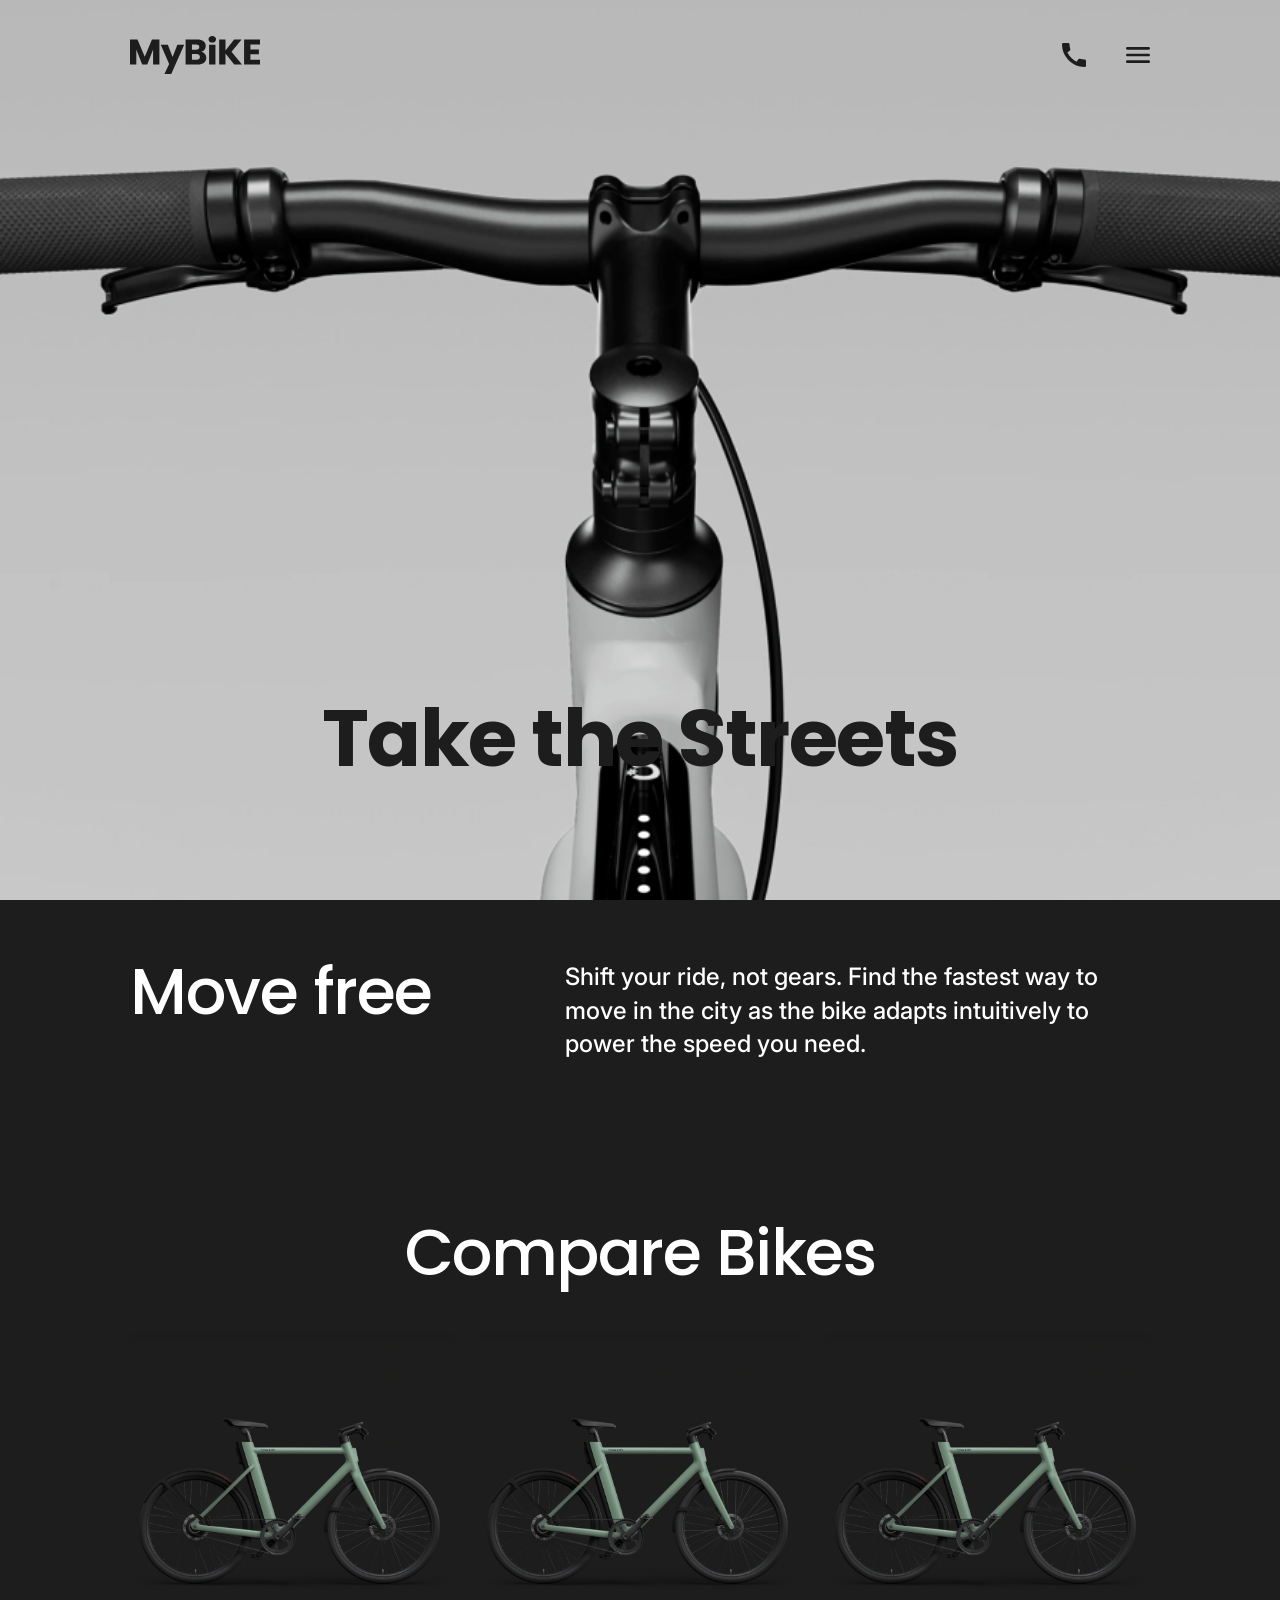
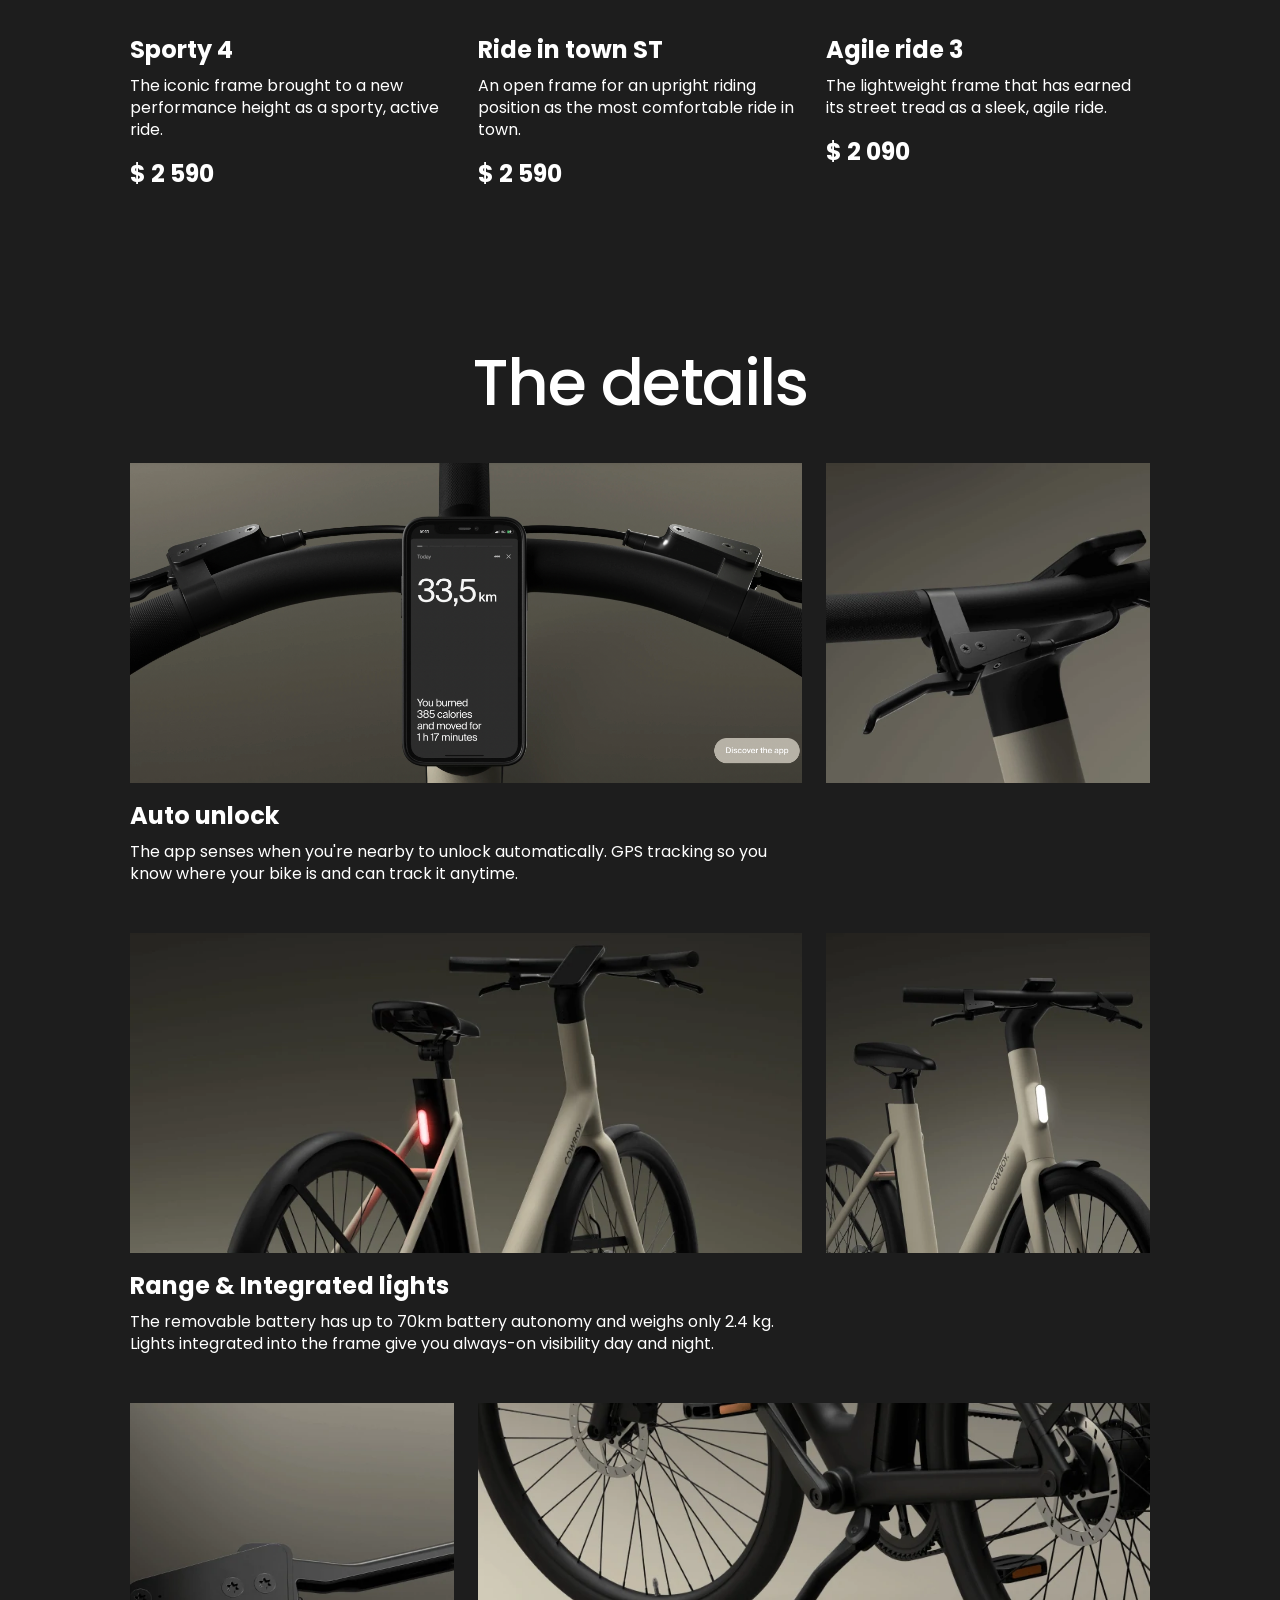
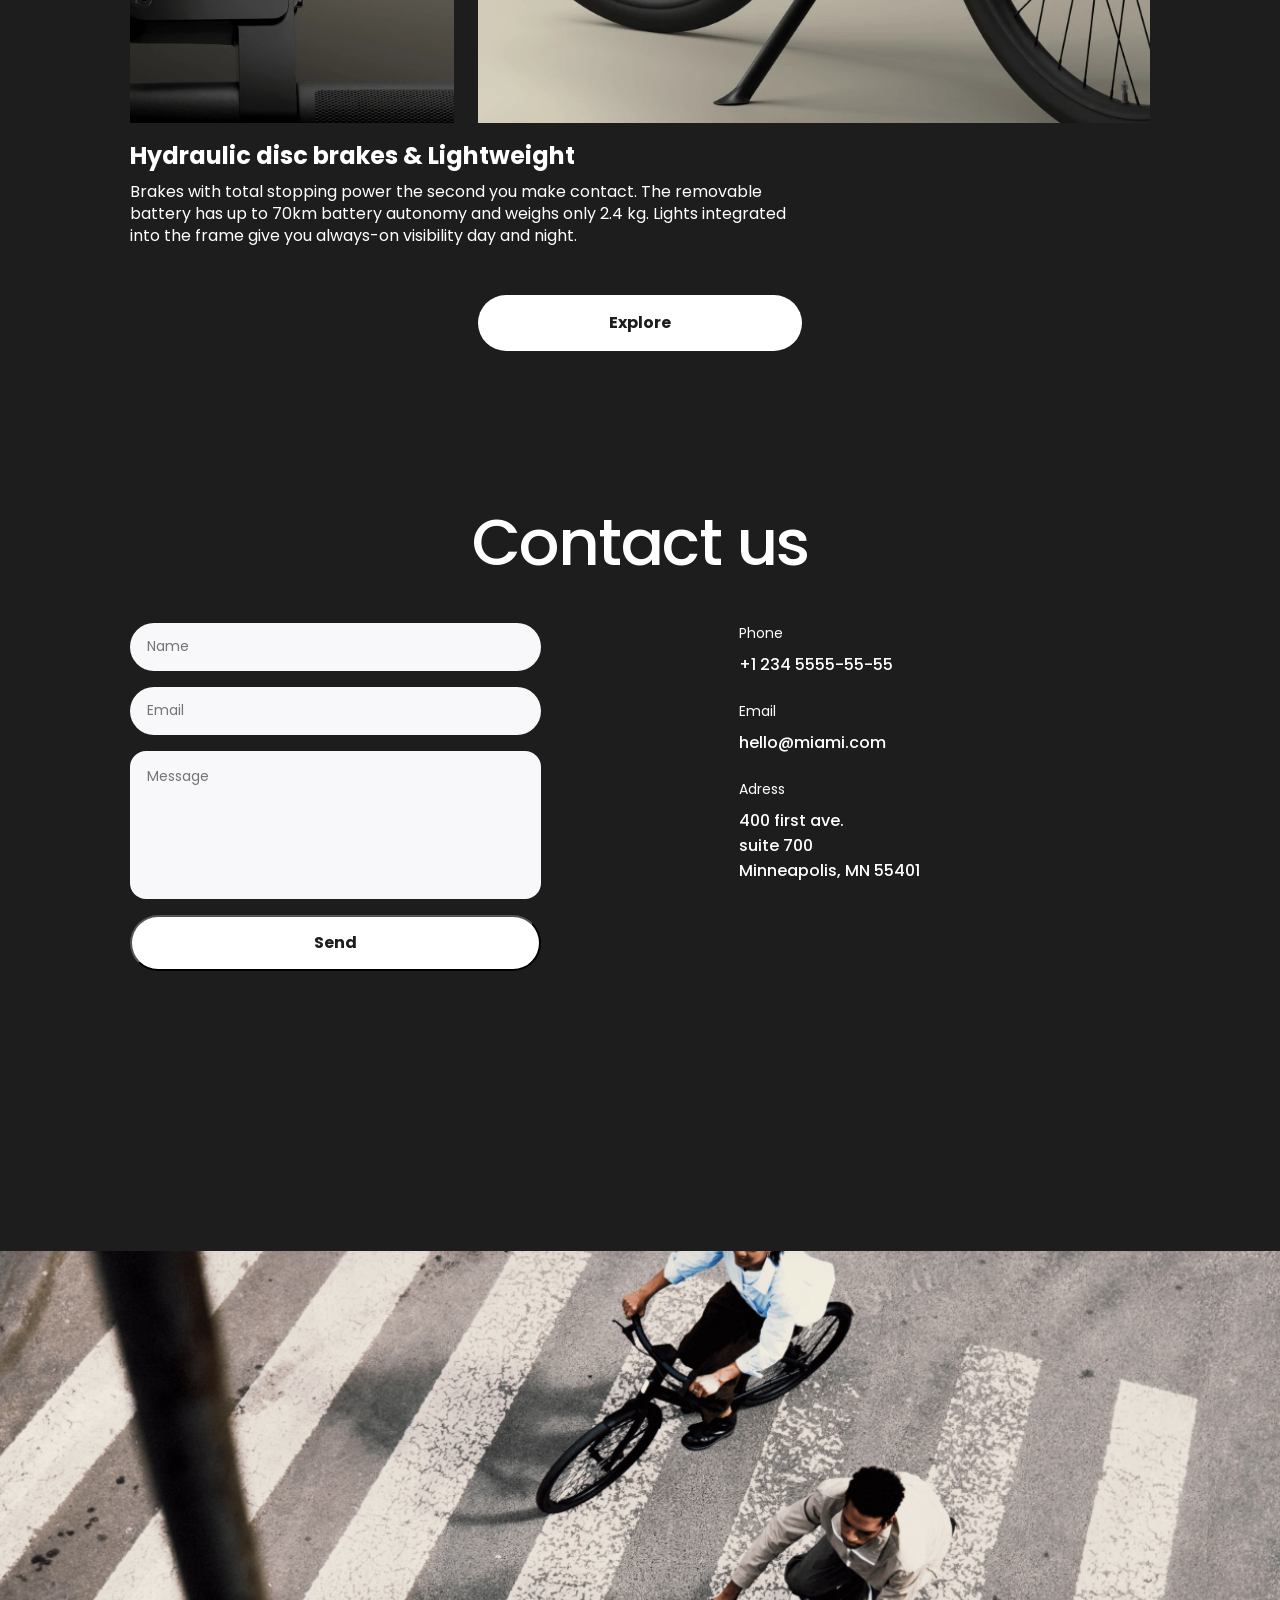
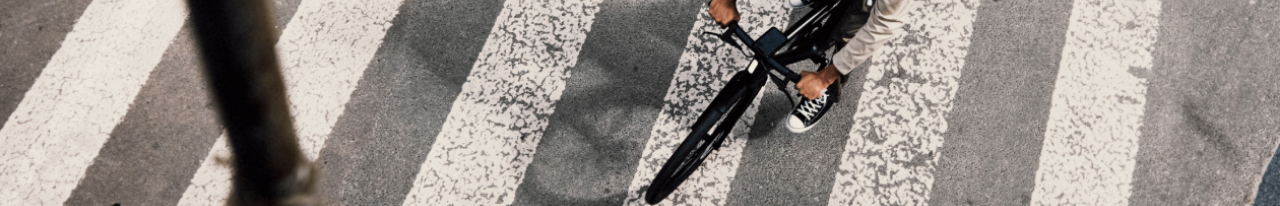
<file: index.html>
<!DOCTYPE html><html lang="en" class="page"><head><meta charset="UTF-8"><meta name="viewport" content="width=device-width, initial-scale=1.0"><link rel="preconnect" href="https://fonts.googleapis.com"><link rel="preconnect" href="https://fonts.gstatic.com"><link href="https://fonts.googleapis.com/css2?family=Inter:wght@400;500;700&family=Poppins:wght@400;500;700&display=swap" rel="stylesheet"><title>MyBIKE</title><link rel="icon" href="MyBikeLogo.71fdcdb6.svg"><link rel="stylesheet" href="main.49ed90e1.css"><script src="main.86e0fec2.js" defer></script></head><body class="body"> <header class="header"> <div class="container"> <div class="header__content"> <div class="top-actions"> <a href="#" class="logo"> <img src="MyBikeLogo.71fdcdb6.svg" alt="my bike logo" class="logo__image"> </a> <div class="top-actions__controls"> <a href="+1 234 555-55-55" alt="contact number" class="icon top-actions__call-icon icon--phone"> </a> <a href="#navMenu" alt="navigation menu" class="icon top-actions__menu-opener icon--menu"> </a> </div> </div> <h1 class="header__title">Take the Streets</h1> </div> </div> </header> <nav class="menu" id="navMenu"> <div class="container"> <div class="menu__content"> <div class="top-actions menu__top-actions"> <a href="#" class="logo"> <img src="MyBikeLogo.71fdcdb6.svg" alt="my bike logo" class="logo__image"> </a> <div class="top-actions__controls"> <a href="#" alt="navigation menu" class="icon top-actions__menu-opener menu__menu-opener icon--cross"> </a> </div> </div> <ul class="menu__list"> <li class="menu__item"> <a href="#home" class="menu__link">Home</a> </li> <li class="menu__item"> <a href="#moveFree" class="menu__link">Move Free</a> </li> <li class="menu__item"> <a href="#compareBikes" class="menu__link">Compare Bikes</a> </li> <li class="menu__item"> <a href="#details" class="menu__link">Details</a> </li> <li class="menu__item"> <a href="#contactUs" class="menu__link">Contact Us</a> </li> </ul> <a href="tel:+1 234 5555-55-55" class="menu__booking menu__booking--phone-number"> +1 234 5555-55-55 </a> <a href="#bookARide" class="menu__booking menu__booking--action"> Book a test ride </a> </div> </div> </nav> <main class="main"> <section id="moveFree" class="main__section"> <div class="container"> <div class="grid grid--tablet-desktop"> <div class="grid__item grid__item--t-1-3-d-1-5"> <h2 class="main__title main__title--move-free">Move free</h2> </div> <div class="grid__item grid__item--t-4-6-d-6-12"> <p class="main__paragraph main__paragraph--move-free"> Shift your ride, not gears. Find the fastest way to move in the city as the bike adapts intuitively to power the speed you need. </p> </div> </div> </div> </section> <section id="compareBikes" class="main__section"> <div class="container"> <div class="main__section-content"> <h2 class="main__title"> Compare Bikes </h2> <div class="grid grid--tablet-desktop"> <div class="grid__item grid__item--t-2-5-d-1-4"> <div class="bike-card"> <div class="bike-card__photo"> <img src="sporty4.eff41e3a.png" alt="Bike 1" class="bike-card__image"> </div> <h3 class="bike-card__name"> Sporty 4 </h3> <p class="bike-card__description"> The iconic frame brought to a new performance height as a sporty, active ride. </p> <p class="bike-card__price"> $ 2 590 </p> </div> </div> <div class="grid__item grid__item--t-2-5-d-5-8"> <div class="bike-card"> <div class="bike-card__photo"> <img src="sporty4.eff41e3a.png" alt="Bike 1" class="bike-card__image"> </div> <h3 class="bike-card__name"> Ride in town ST </h3> <p class="bike-card__description"> An open frame for an upright riding position as the most comfortable ride in town. </p> <p class="bike-card__price"> $ 2 590 </p> </div> </div> <div class="grid__item grid__item--t-2-5-d-9-12"> <div class="bike-card"> <div class="bike-card__photo"> <img src="sporty4.eff41e3a.png" alt="Bike 1" class="bike-card__image"> </div> <h3 class="bike-card__name"> Agile ride 3 </h3> <p class="bike-card__description"> The lightweight frame that has earned its street tread as a sleek, agile ride. </p> <p class="bike-card__price"> $ 2 090 </p> </div> </div> </div> </div> </div> </section> <section id="details" class="main__section"> <div class="container"> <div class="main__section-content"> <h2 class="main__title">The details</h2> <div class="bike-details"> <div class="bike-details__photoes"> <div class="grid"> <div class="grid__item grid__item--t-1-4-d-1-8"> <div class="bike-details__image-container"> <img src="autoLock1.6da059e3.png" alt="auto lock" class="bike-details__image"> </div> </div> <div class="grid__item grid__item--t-5-6-d-9-12"> <div class="bike-details__image-container"> <img src="autoLock2.6ed9707e.png" alt="auto lock" class="bike-details__image"> </div> </div> </div> <h3 class="bike-details__title"> Auto unlock </h3> <div class="grid grid--tablet-desktop"> <div class="grid__item grid__item--t-1-6-d-1-8"> <p class="bike-details__description"> The app senses when you're nearby to unlock automatically. GPS tracking so you know where your bike is and can track it anytime. </p> </div> </div> </div> </div> <div class="bike-details"> <div class="bike-details__photoes"> <div class="grid"> <div class="grid__item grid__item--t-1-4-d-1-8"> <div class="bike-details__image-container"> <img src="rangeAndLights.fba22776.png" alt="auto lock" class="bike-details__image"> </div> </div> <div class="grid__item grid__item--t-5-6-d-9-12"> <div class="bike-details__image-container"> <img src="rangeAndLights2.8f4c3407.png" alt="auto lock" class="bike-details__image"> </div> </div> </div> <h3 class="bike-details__title"> Range & Integrated lights </h3> <div class="grid grid--tablet-desktop"> <div class="grid__item grid--desktop grid__item--t-1-6-d-1-8"> <p class="bike-details__description"> The removable battery has up to 70km battery autonomy and weighs only 2.4 kg. Lights integrated into the frame give you always-on visibility day and night. </p> </div> </div> </div> </div> <div class="bike-details"> <div class="bike-details__photoes"> <div class="grid"> <div class="grid__item grid__item--t-1-2-d-1-4"> <div class="bike-details__image-container"> <img src="brakkes.2f10d29c.png" alt="auto lock" class="bike-details__image"> </div> </div> <div class="grid__item grid__item--t-3-6-d-5-12"> <div class="bike-details__image-container"> <img src="brakes2.91f05f79.png" alt="auto lock" class="bike-details__image"> </div> </div> </div> <h3 class="bike-details__title"> Hydraulic disc brakes & Lightweight </h3> <div class="grid grid--tablet-desktop"> <div class="grid__item grid--desktop grid__item--t-1-6-d-1-8"> <p class="bike-details__description"> Brakes with total stopping power the second you make contact. The removable battery has up to 70km battery autonomy and weighs only 2.4 kg. Lights integrated into the frame give you always-on visibility day and night. </p> </div> </div> </div> </div> <div class="grid"> <div class="grid__item grid__item--t-2-5-d-5-8"> <a href="#details" class="button"> Explore </a> </div> </div> </div> </div> </section> <section id="contactUs" class="main__section contact-us"> <div class="container"> <div class="main__section-content"> <h2 class="main__title">Contact us</h2> <div class="grid grid--tablet-desktop"> <div class="grid__item grid__item--t-1-3-d-1-5"> <form action="./" method="get" class="contact-us__form"> <input name="name" type="text" placeholder="Name" required class="form-field contact-us__field"> <input name="email" type="email" placeholder="Email" required class="form-field contact-us__field"> <textarea name="textarea" placeholder="Message" required class="form-field form-field--textarea contact-us__field"></textarea> <button class="button"> Send </button> </form> </div> <div class="grid__item grid__item--t-4-6-d-8-10"> <div class="contact-us__info"> <div class="contact-us__info-title"> Phone </div> <a href="tel:+1 234 5555-55-55" class="contact-us__info-description"> +1 234 5555-55-55 </a> </div> <div class="contact-us__info"> <div class="contact-us__info-title"> Email </div> <a href="mailto:hello@miami.com" class="contact-us__info-description"> hello@miami.com </a> </div> <div class="contact-us__info"> <div class="contact-us__info-title"> Adress </div> <a href="https://goo.gl/maps/wmkVXJB6BGAYPT5q9" class="contact-us__info-description" target="_blank"> 400 first ave. <br> suite 700 <br> Minneapolis, MN 55401 </a> </div> </div> </div> </div> </div> </section> </main> <footer class="footer"> </footer> </body></html>
</file>
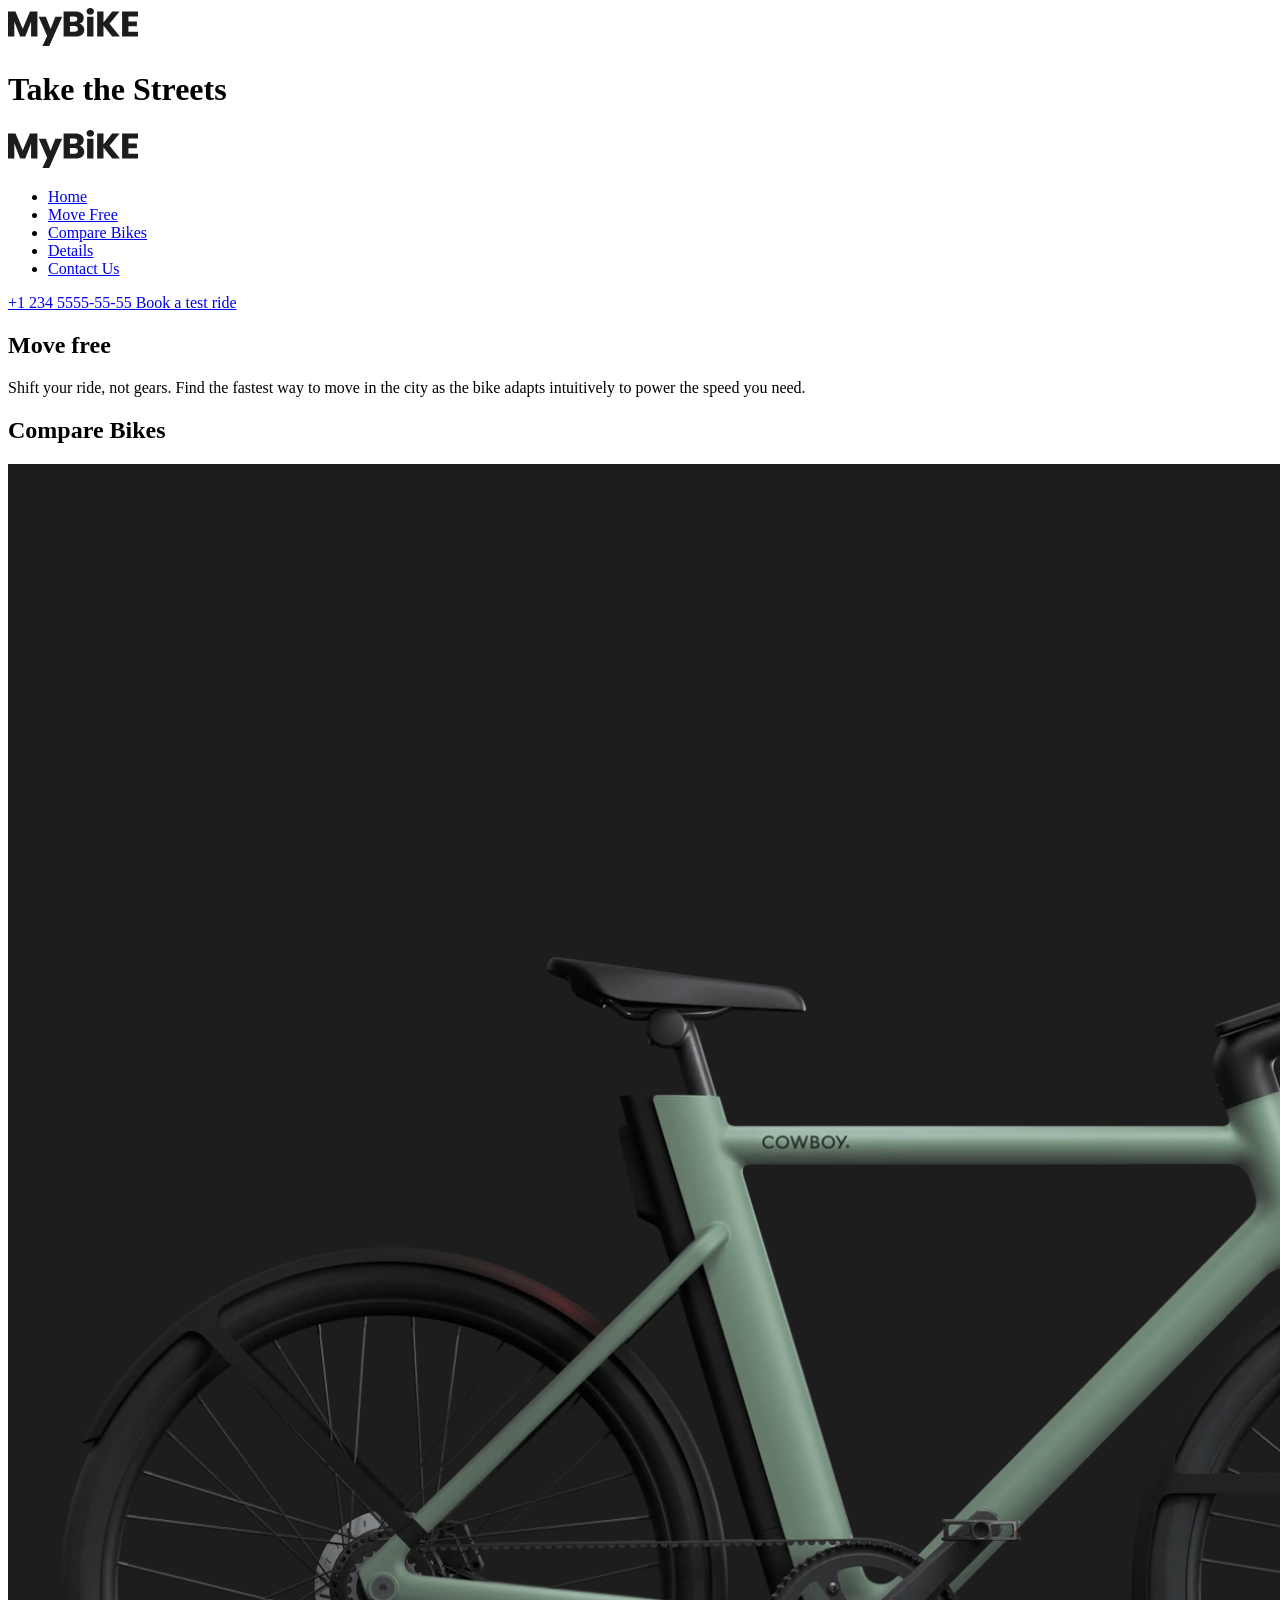
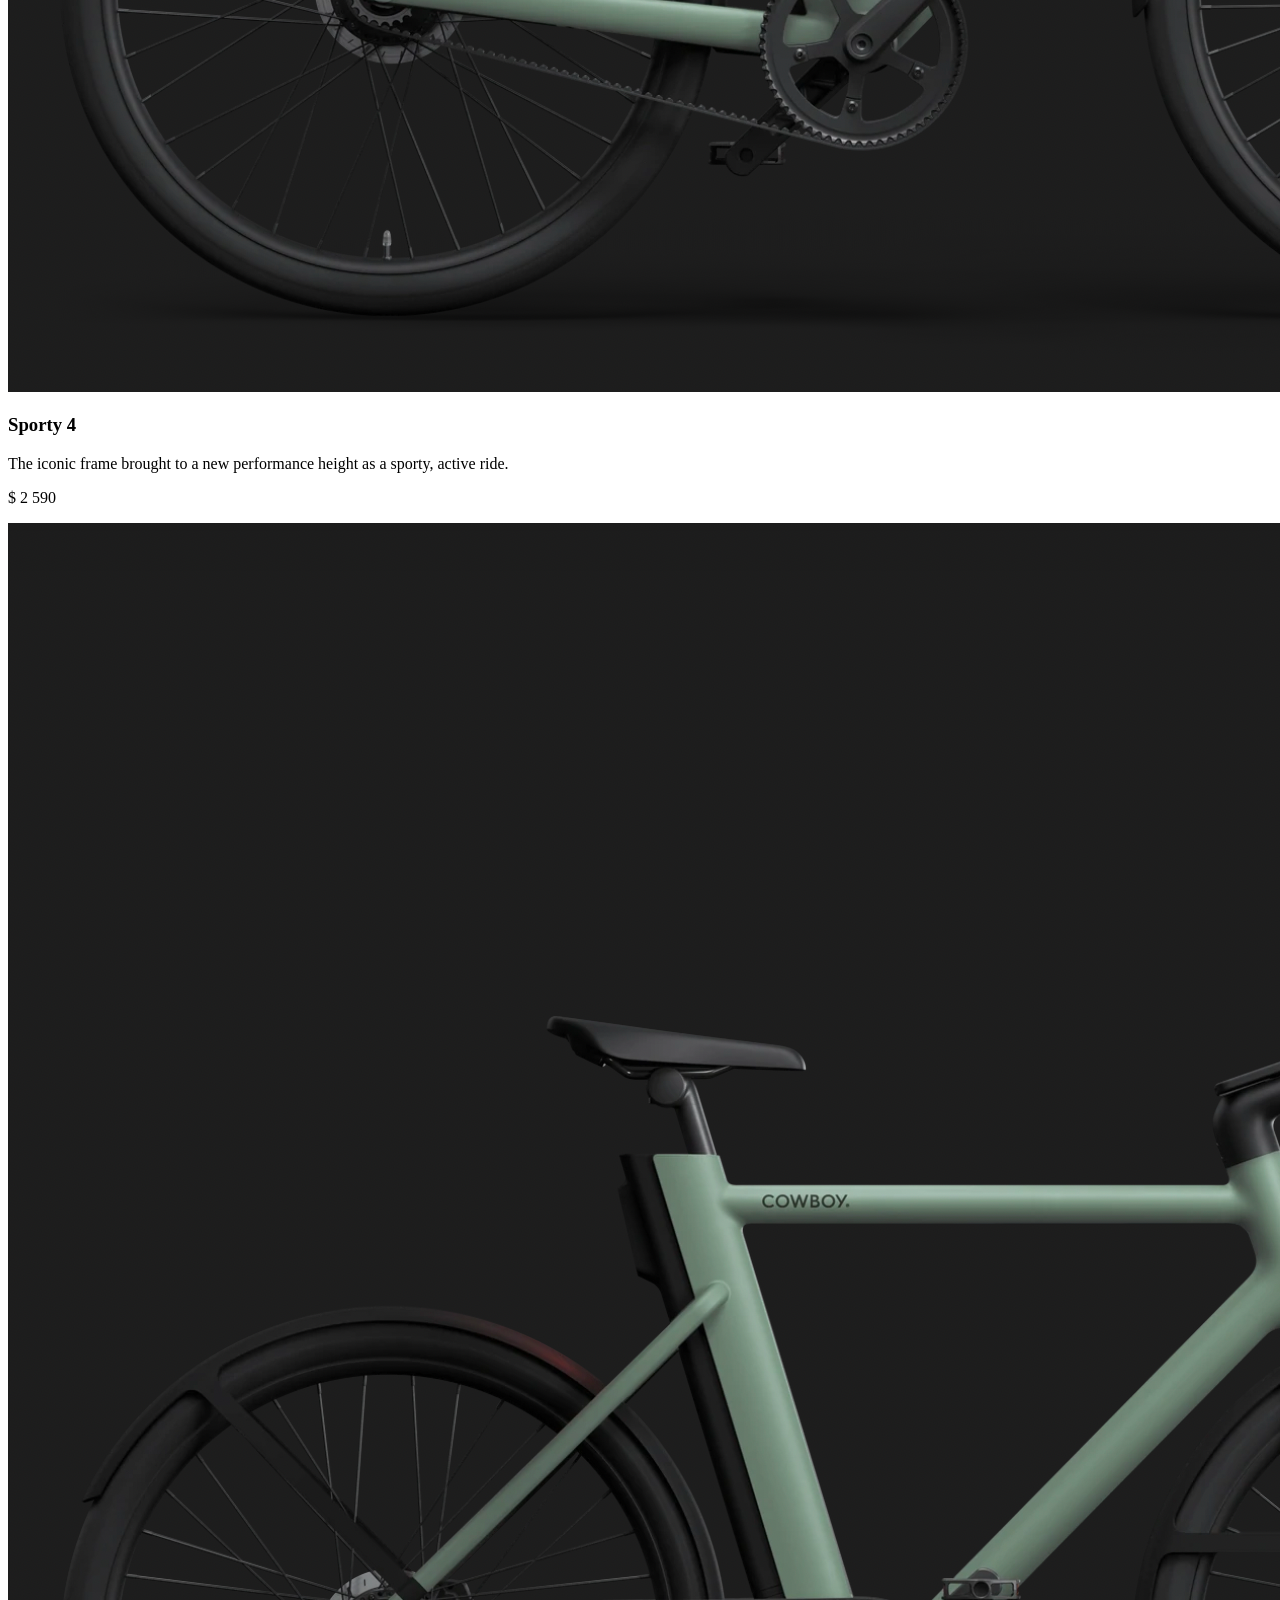
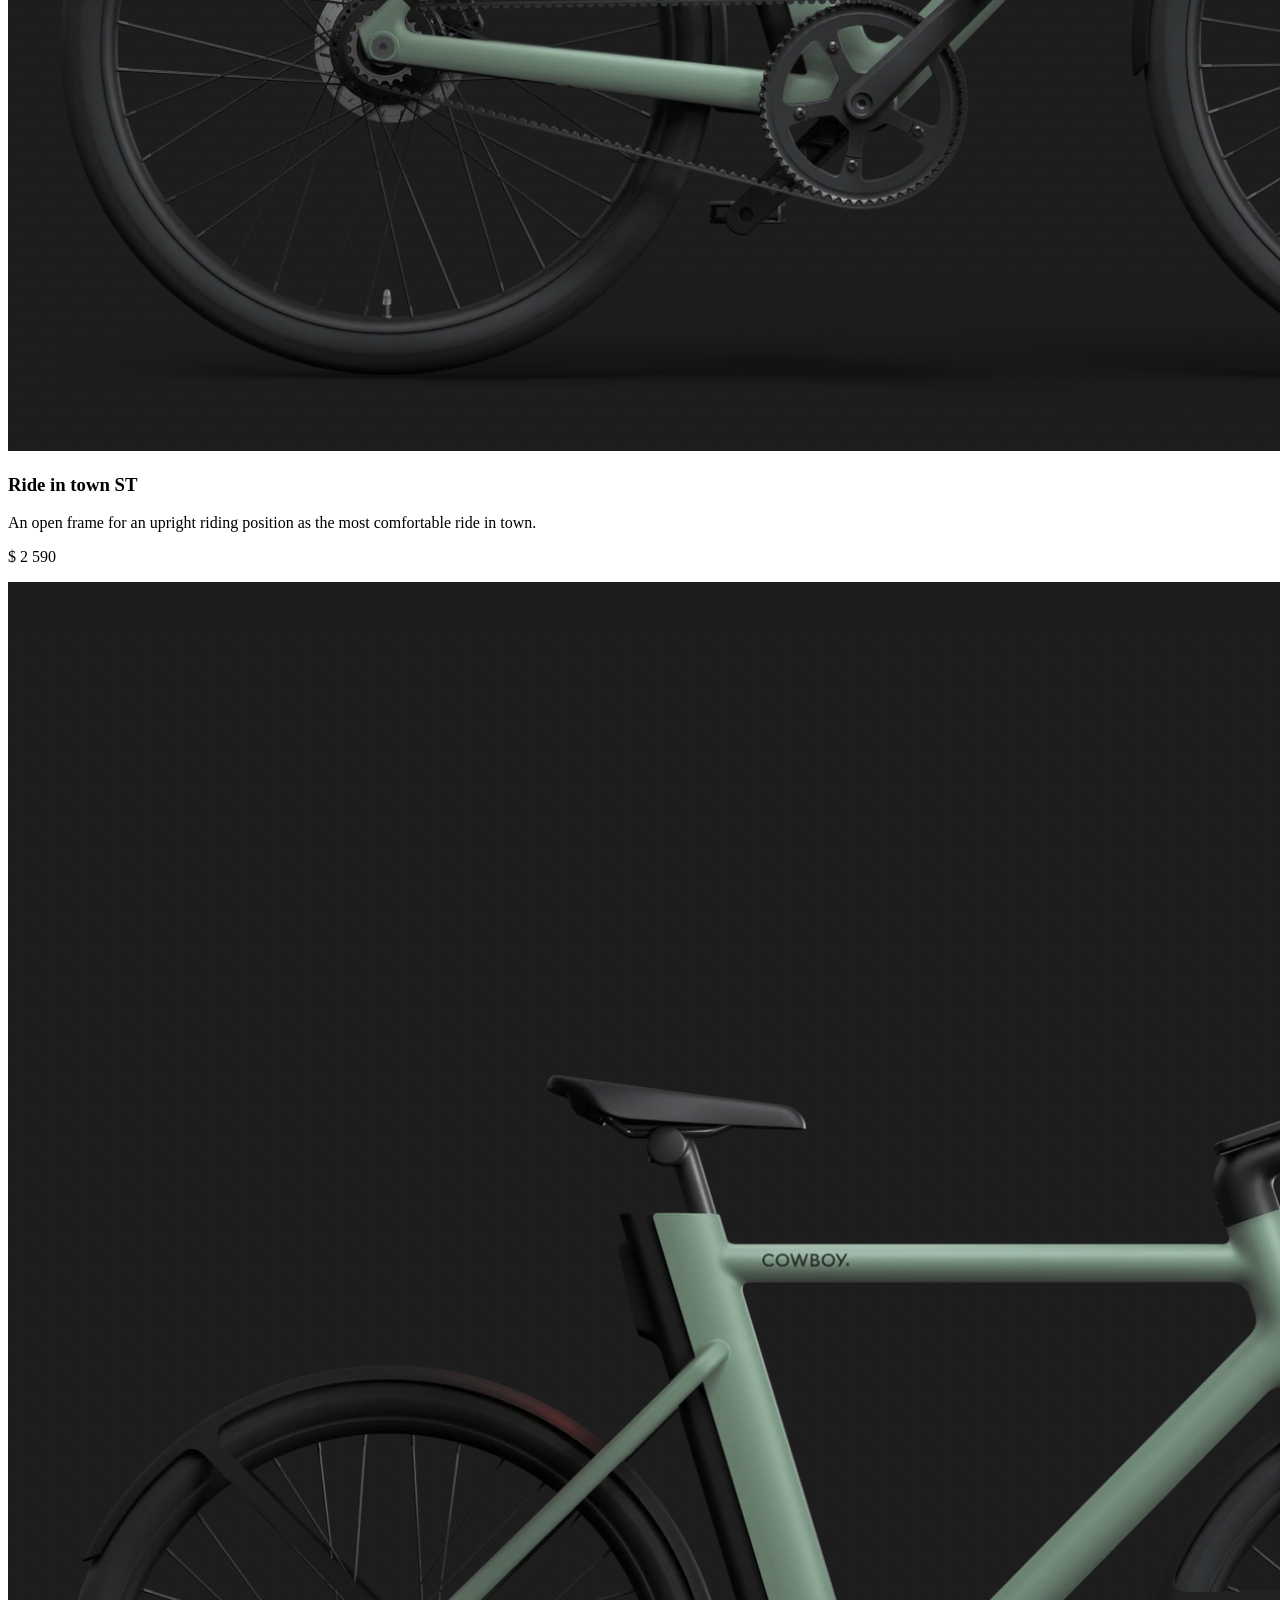
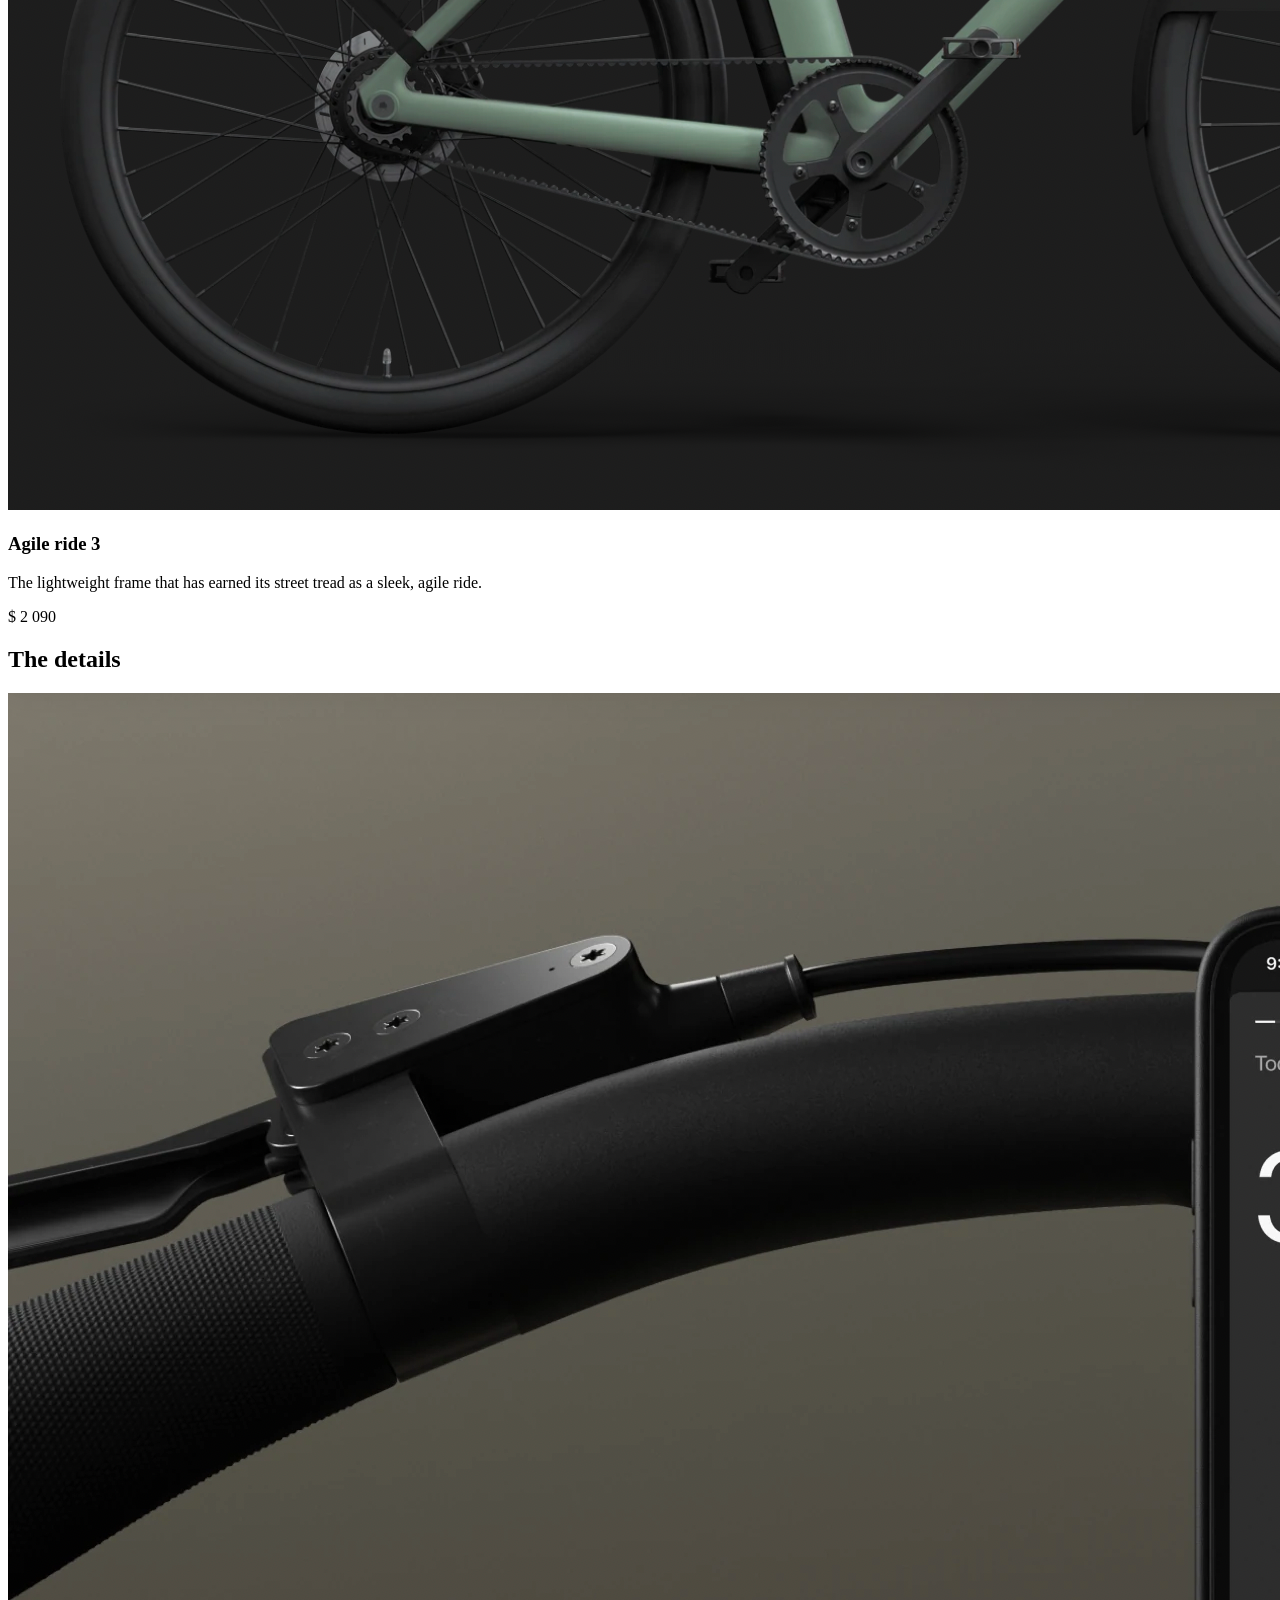
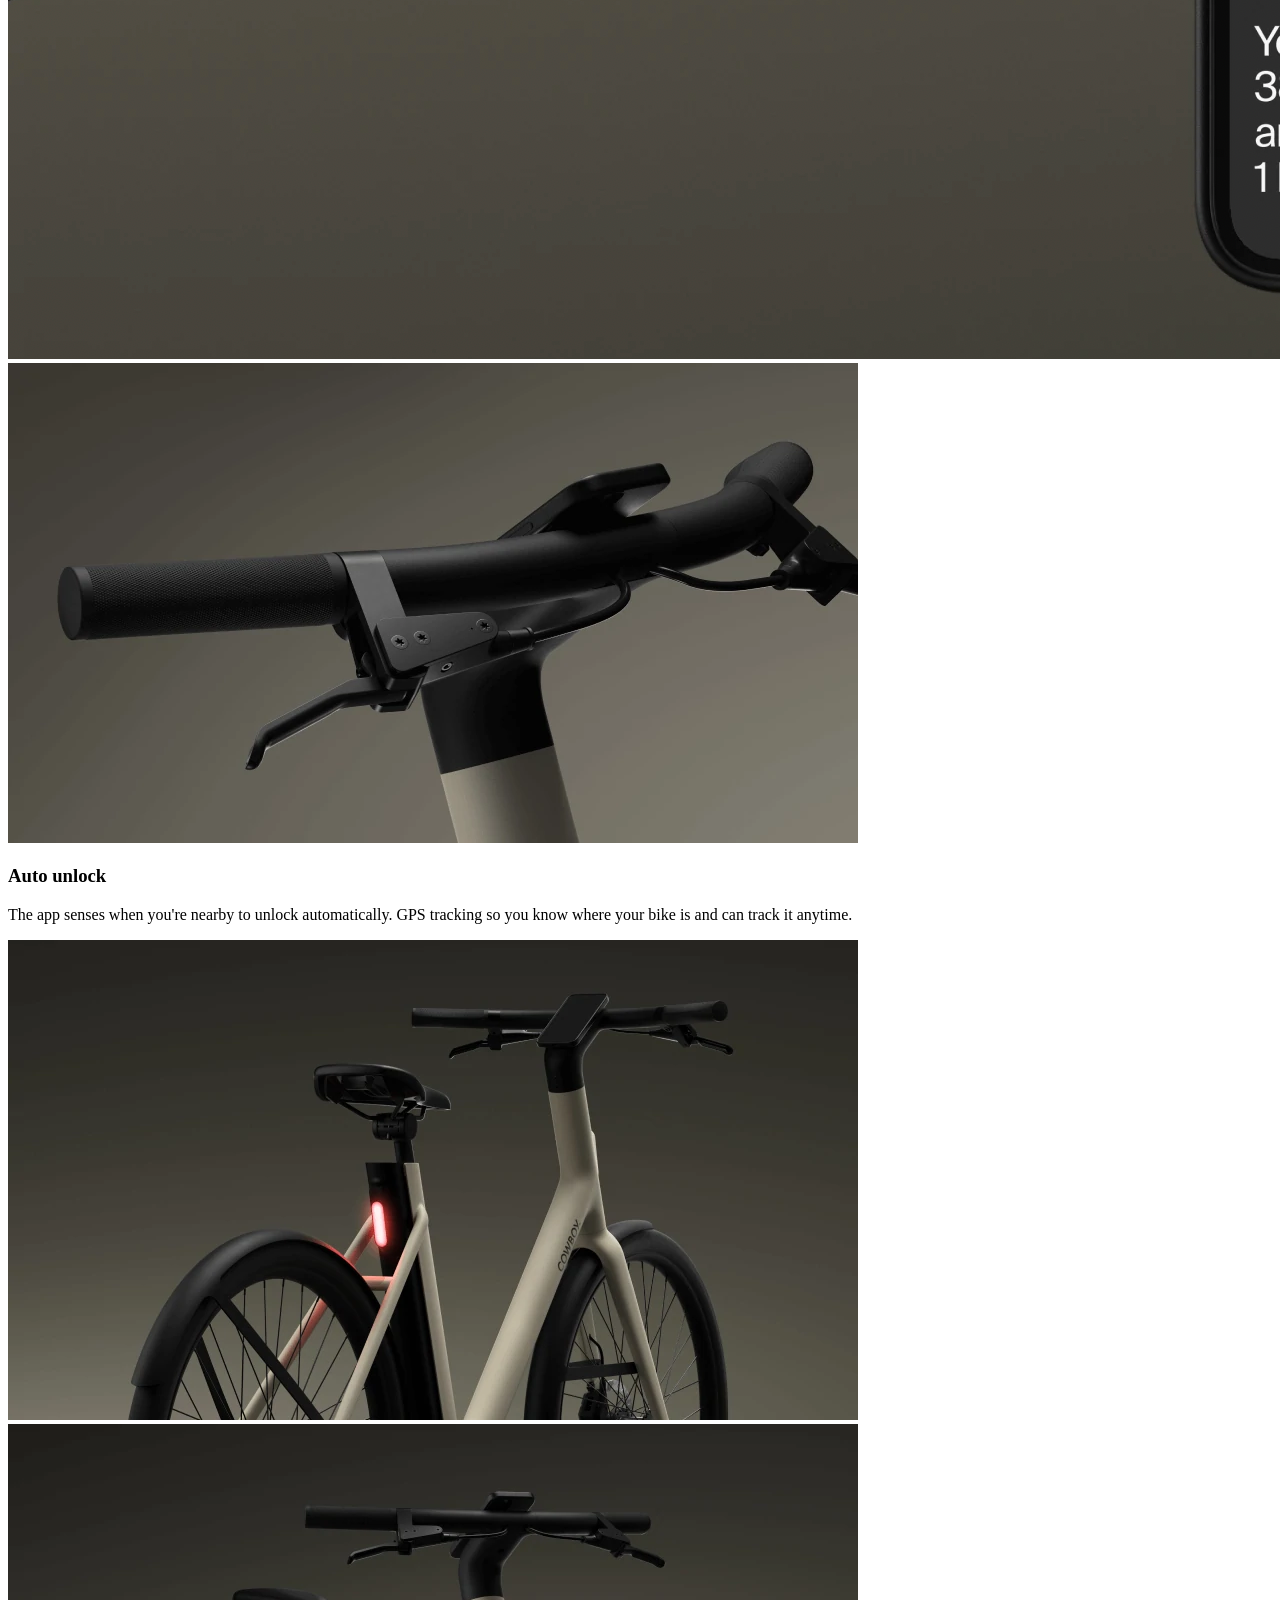
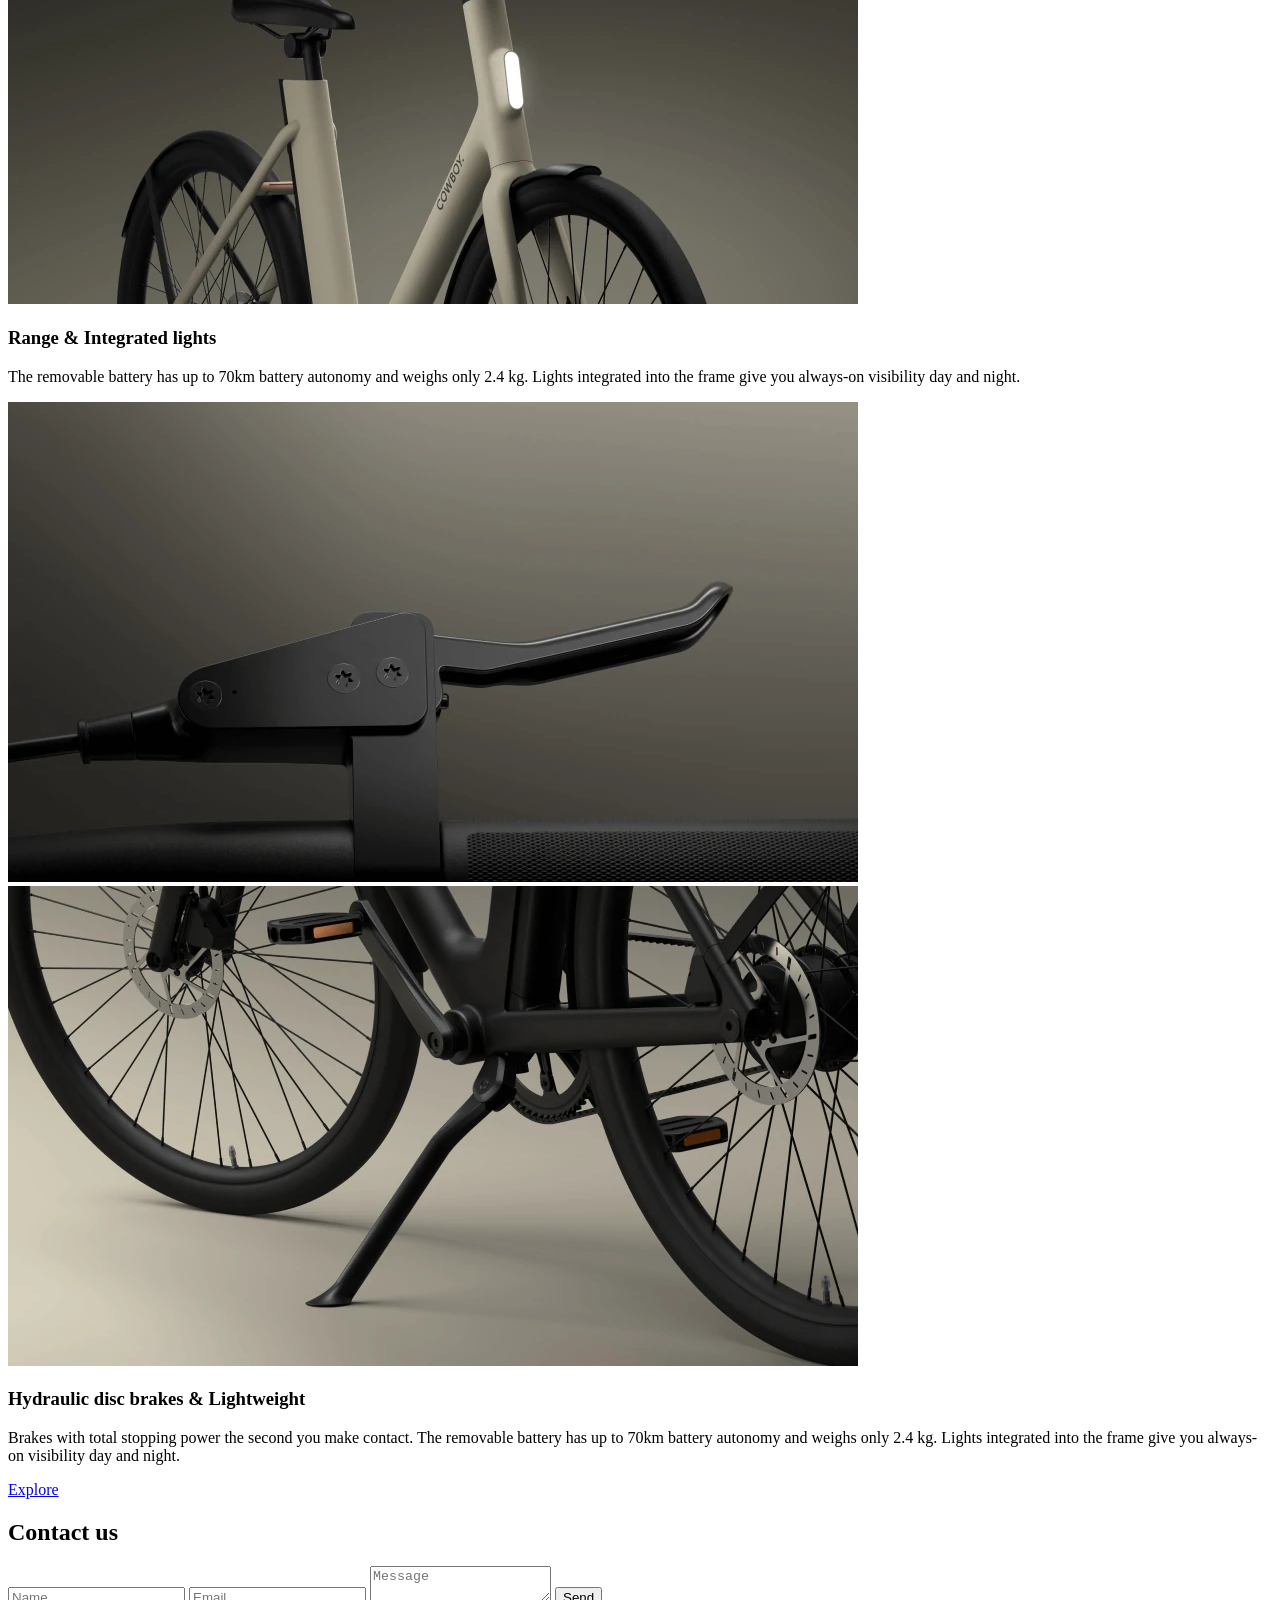
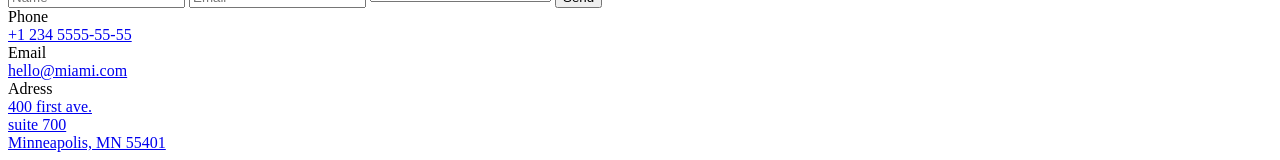
<file: src/index.html>
<!DOCTYPE html>
<html lang="en" class="page">
  <head>
    <meta charset="UTF-8">
    <meta name="viewport" content="width=device-width, initial-scale=1.0">
    <link rel="preconnect" href="https://fonts.googleapis.com">
    <link rel="preconnect" href="https://fonts.gstatic.com">
    <link href="https://fonts.googleapis.com/css2?family=Inter:wght@400;500;700&family=Poppins:wght@400;500;700&display=swap" rel="stylesheet">
    <title>MyBIKE</title>
    <link rel="icon" href="./images/MyBikeLogo.svg">
    <link rel="stylesheet" href="./styles/main.scss">
    <script src="scripts/main.js" defer></script>
  </head>
  <body class="body">
    <header class="header">
      <div class="container">
        <div class="header__content">
          <div class="top-actions">
            <a href="#" class="logo">
              <img
                src="images/MyBikeLogo.svg"
                alt="my bike logo"
                class="logo__image"
              >
            </a>

            <div class="top-actions__controls">
              <a
                href="+1 234 555-55-55"
                alt="contact number"
                class="icon top-actions__call-icon icon--phone"
              >
              </a>

              <a
                href="#navMenu"
                alt="navigation menu"
                class="icon top-actions__menu-opener icon--menu"
              >
              </a>
            </div>
          </div>

          <h1 class="header__title">Take the Streets</h1>
        </div>
      </div>
    </header>

    <nav class="menu" id="navMenu">
      <div class="container">
        <div class="menu__content">
          <div class="top-actions menu__top-actions">
            <a href="#" class="logo">
              <img
                src="images/MyBikeLogo.svg"
                alt="my bike logo"
                class="logo__image"
              >
            </a>

            <div class="top-actions__controls">
              <a
                href="#"
                alt="navigation menu"
                class="icon top-actions__menu-opener menu__menu-opener icon--cross"
              >
              </a>
            </div>
          </div>

          <ul class="menu__list">
            <li class="menu__item">
              <a href="#home" class="menu__link">Home</a>
            </li>
            <li class="menu__item">
              <a href="#moveFree" class="menu__link">Move Free</a>
            </li>
            <li class="menu__item">
              <a href="#compareBikes" class="menu__link">Compare Bikes</a>
            </li>
            <li class="menu__item">
              <a href="#details" class="menu__link">Details</a>
            </li>
            <li class="menu__item">
              <a href="#contactUs" class="menu__link">Contact Us</a>
            </li>
          </ul>

          <a href="tel:+1 234 5555-55-55" class="menu__booking menu__booking--phone-number">
            +1 234 5555-55-55
          </a>

          <a href="#bookARide" class="menu__booking menu__booking--action">
            Book a test ride
          </a>

        </div>
      </div>
    </nav>

    <main class="main">
      <section id="moveFree" class="main__section">
        <div class="container">
          <div class="grid grid--tablet-desktop">
            <div class="grid__item grid__item--t-1-3-d-1-5">
              <h2 class="main__title main__title--move-free">Move free</h2>
            </div>

            <div class="grid__item grid__item--t-4-6-d-6-12">
              <p class="main__paragraph main__paragraph--move-free">
                Shift your ride, not gears. Find the fastest way to move in the city as the bike adapts intuitively to power the speed you need.
              </p>
            </div>
          </div>
        </div>
      </section>

      <section id="compareBikes" class="main__section">
        <div class="container">
          <div class="main__section-content">
            <h2 class="main__title">
              Compare Bikes
            </h2>

            <div class="grid grid--tablet-desktop">
              <div class="grid__item grid__item--t-2-5-d-1-4">
                <div class="bike-card">
                  <div class="bike-card__photo">
                    <img
                      src="./images/bikes/sporty4.png"
                      alt="Bike 1"
                      class="bike-card__image"
                    >
                  </div>

                  <h3 class="bike-card__name">
                    Sporty 4
                  </h3>

                  <p class="bike-card__description">
                    The iconic frame brought to a new performance height as a sporty, active ride.
                  </p>

                  <p class="bike-card__price">
                    $ 2 590
                  </p>
                </div>
              </div>

              <div class="grid__item grid__item--t-2-5-d-5-8">
                <div class="bike-card">
                  <div class="bike-card__photo">
                    <img
                      src="./images/bikes/sporty4.png"
                      alt="Bike 1"
                      class="bike-card__image"
                    >
                  </div>

                  <h3 class="bike-card__name">
                    Ride in town ST
                  </h3>

                  <p class="bike-card__description">
                    An open frame for an upright riding position as the most comfortable ride in town.
                  </p>

                  <p class="bike-card__price">
                    $ 2 590
                  </p>
                </div>
              </div>

              <div class="grid__item grid__item--t-2-5-d-9-12">
                <div class="bike-card">
                  <div class="bike-card__photo">
                    <img
                      src="./images/bikes/sporty4.png"
                      alt="Bike 1"
                      class="bike-card__image"
                    >
                  </div>

                  <h3 class="bike-card__name">
                    Agile ride 3
                  </h3>

                  <p class="bike-card__description">
                    The lightweight frame that has earned its street tread as a sleek, agile ride.
                  </p>

                  <p class="bike-card__price">
                    $ 2 090
                  </p>
                </div>
              </div>
            </div>
          </div>
        </div>
      </section>

      <section id="details" class="main__section">
        <div class="container">
          <div class="main__section-content">
            <h2 class="main__title">The details</h2>

            <div class="bike-details">
              <div class="bike-details__photoes">
                <div class="grid">
                  <div class="grid__item grid__item--t-1-4-d-1-8">
                    <div class="bike-details__image-container">
                      <img
                        src="./images/theDetails/autoLock1.png"
                        alt="auto lock"
                        class="bike-details__image"
                      >
                    </div>
                  </div>

                  <div class="grid__item grid__item--t-5-6-d-9-12">
                    <div class="bike-details__image-container">
                      <img
                        src="./images/theDetails/autoLock2.png"
                        alt="auto lock"
                        class="bike-details__image"
                      >
                    </div>
                  </div>
                </div>

                <h3 class="bike-details__title">
                  Auto unlock
                </h3>

                <div class="grid grid--tablet-desktop">
                  <div class="grid__item grid__item--t-1-6-d-1-8">
                    <p class="bike-details__description">
                      The app senses when you're nearby to unlock automatically. GPS tracking so you know where your bike is and can track it anytime.
                    </p>
                  </div>
                </div>
              </div>
            </div>

            <div class="bike-details">
              <div class="bike-details__photoes">
                <div class="grid">
                  <div class="grid__item grid__item--t-1-4-d-1-8">
                    <div class="bike-details__image-container">
                      <img
                        src="./images/theDetails/rangeAndLights.png"
                        alt="auto lock"
                        class="bike-details__image"
                      >
                    </div>
                  </div>

                  <div class="grid__item grid__item--t-5-6-d-9-12">
                    <div class="bike-details__image-container">
                      <img
                        src="./images/theDetails/rangeAndLights2.png"
                        alt="auto lock"
                        class="bike-details__image"
                      >
                    </div>
                  </div>
                </div>

                <h3 class="bike-details__title">
                  Range & Integrated lights
                </h3>

                <div class="grid grid--tablet-desktop">
                  <div class="grid__item grid--desktop grid__item--t-1-6-d-1-8">
                    <p class="bike-details__description">
                      The removable battery has up to 70km battery autonomy and weighs only 2.4 kg. Lights integrated into the frame give you always-on visibility day and night.
                    </p>
                  </div>
                </div>
              </div>
            </div>

            <div class="bike-details">
              <div class="bike-details__photoes">
                <div class="grid">
                  <div class="grid__item grid__item--t-1-2-d-1-4">
                    <div class="bike-details__image-container">
                      <img
                        src="./images/theDetails/brakkes.png"
                        alt="auto lock"
                        class="bike-details__image"
                      >
                    </div>
                  </div>

                  <div class="grid__item grid__item--t-3-6-d-5-12">
                    <div class="bike-details__image-container">
                      <img
                        src="./images/theDetails/brakes2.png"
                        alt="auto lock"
                        class="bike-details__image"
                      >
                    </div>
                  </div>
                </div>

                <h3 class="bike-details__title">
                  Hydraulic disc brakes & Lightweight
                </h3>

                <div class="grid grid--tablet-desktop">
                  <div class="grid__item grid--desktop grid__item--t-1-6-d-1-8">
                    <p class="bike-details__description">
                      Brakes with total stopping power the second you make contact. The removable battery has up to 70km battery autonomy and weighs only 2.4 kg. Lights integrated into the frame give you always-on visibility day and night.
                    </p>
                  </div>
                </div>

              </div>
            </div>

            <div class="grid">
              <div class="grid__item grid__item--t-2-5-d-5-8">
                <a href="#details" class="button">
                  Explore
                </a>
              </div>
            </div>
          </div>
        </div>
      </section>

      <section id="contactUs" class="main__section contact-us">
        <div class="container">
          <div class="main__section-content">
            <h2 class="main__title">Contact us</h2>

            <div class="grid grid--tablet-desktop">
              <div class="grid__item grid__item--t-1-3-d-1-5">
                <form
                  action="./"
                  method="get"
                  class="contact-us__form"
                >
                  <input
                    name="name"
                    type="text"
                    placeholder="Name"
                    required
                    class="form-field contact-us__field"
                  >

                  <input
                    name="email"
                    type="email"
                    placeholder="Email"
                    required
                    class="form-field contact-us__field"
                  >

                  <textarea
                    name="textarea"
                    placeholder="Message"
                    required
                    class="form-field form-field--textarea contact-us__field"
                  ></textarea>

                  <button class="button">
                    Send
                  </button>
                </form>
              </div>

              <div class="grid__item grid__item--t-4-6-d-8-10">
                <div class="contact-us__info">
                  <div class="contact-us__info-title">
                    Phone
                  </div>

                  <a
                    href="tel:+1 234 5555-55-55"
                    class="contact-us__info-description"
                  >
                    +1 234 5555-55-55
                  </a>
                </div>

                <div class="contact-us__info">
                  <div class="contact-us__info-title">
                    Email
                  </div>

                  <a
                    href="mailto:hello@miami.com"
                    class="contact-us__info-description"
                  >
                    hello@miami.com
                  </a>
                </div>

                <div class="contact-us__info">
                  <div class="contact-us__info-title">
                    Adress
                  </div>

                  <a
                    href="https://goo.gl/maps/wmkVXJB6BGAYPT5q9"
                    class="contact-us__info-description"
                    target="_blank"
                  >
                    400 first ave.
                    <br>
                    suite 700
                    <br>
                    Minneapolis, MN 55401
                  </a>
                </div>
              </div>
            </div>
          </div>
        </div>
      </section>
    </main>

    <footer class="footer">
    </footer>
  </body>
</html>
</file>
<file: main.49ed90e1.css>
.bike-card__description,.bike-details__description,.contact-us__info-title,.form-field::placeholder{font-family:Poppins,sans-serif;font-weight:400}.contact-us__info-description,.main__title{font-family:Poppins,sans-serif;font-weight:500}.bike-card__name,.bike-card__price,.bike-details__title,.button,.header__title,.top-actions__call-icon{font-family:Poppins,sans-serif;font-weight:700}.main{font-weight:500}.main,.menu{font-family:Inter,sans-serif}.menu{font-weight:700}body,h1,h2,h3,h4,h5,h6,p{margin:0;padding:0;border:0;font:inherit;vertical-align:baseline}a{text-decoration:none;color:#000}*{box-sizing:border-box}body{margin:0}html{scroll-behavior:smooth}.container{margin:0 auto;padding:0 20px;max-width:320px}@media (min-width:744px){.container{padding:0 72px;max-width:744px}}@media (min-width:1260px){.container{padding:0 120px;max-width:1260px}}.grid{display:grid;grid-template-columns:repeat(2,1fr);gap:20px}.grid--tablet-desktop{display:block}@media (min-width:744px){.grid--tablet-desktop{display:grid}}@media (min-width:744px){.grid{grid-template-columns:repeat(6,1fr);gap:20px}}@media (min-width:1260px){.grid{grid-template-columns:repeat(12,1fr);gap:24px}}@media (min-width:744px){.grid__item--t-1-1-d-1-1{grid-column:1/2}}@media (min-width:1260px){.grid__item--t-1-1-d-1-1{grid-column:1/2}}@media (min-width:744px){.grid__item--t-1-2-d-1-1{grid-column:1/3}}@media (min-width:1260px){.grid__item--t-1-2-d-1-1{grid-column:1/2}}@media (min-width:744px){.grid__item--t-1-3-d-1-1{grid-column:1/4}}@media (min-width:1260px){.grid__item--t-1-3-d-1-1{grid-column:1/2}}@media (min-width:744px){.grid__item--t-1-4-d-1-1{grid-column:1/5}}@media (min-width:1260px){.grid__item--t-1-4-d-1-1{grid-column:1/2}}@media (min-width:744px){.grid__item--t-1-5-d-1-1{grid-column:1/6}}@media (min-width:1260px){.grid__item--t-1-5-d-1-1{grid-column:1/2}}@media (min-width:744px){.grid__item--t-1-6-d-1-1{grid-column:1/7}}@media (min-width:1260px){.grid__item--t-1-6-d-1-1{grid-column:1/2}}@media (min-width:744px){.grid__item--t-2-2-d-1-1{grid-column:2/3}}@media (min-width:1260px){.grid__item--t-2-2-d-1-1{grid-column:1/2}}@media (min-width:744px){.grid__item--t-2-3-d-1-1{grid-column:2/4}}@media (min-width:1260px){.grid__item--t-2-3-d-1-1{grid-column:1/2}}@media (min-width:744px){.grid__item--t-2-4-d-1-1{grid-column:2/5}}@media (min-width:1260px){.grid__item--t-2-4-d-1-1{grid-column:1/2}}@media (min-width:744px){.grid__item--t-2-5-d-1-1{grid-column:2/6}}@media (min-width:1260px){.grid__item--t-2-5-d-1-1{grid-column:1/2}}@media (min-width:744px){.grid__item--t-2-6-d-1-1{grid-column:2/7}}@media (min-width:1260px){.grid__item--t-2-6-d-1-1{grid-column:1/2}}@media (min-width:744px){.grid__item--t-3-3-d-1-1{grid-column:3/4}}@media (min-width:1260px){.grid__item--t-3-3-d-1-1{grid-column:1/2}}@media (min-width:744px){.grid__item--t-3-4-d-1-1{grid-column:3/5}}@media (min-width:1260px){.grid__item--t-3-4-d-1-1{grid-column:1/2}}@media (min-width:744px){.grid__item--t-3-5-d-1-1{grid-column:3/6}}@media (min-width:1260px){.grid__item--t-3-5-d-1-1{grid-column:1/2}}@media (min-width:744px){.grid__item--t-3-6-d-1-1{grid-column:3/7}}@media (min-width:1260px){.grid__item--t-3-6-d-1-1{grid-column:1/2}}@media (min-width:744px){.grid__item--t-4-4-d-1-1{grid-column:4/5}}@media (min-width:1260px){.grid__item--t-4-4-d-1-1{grid-column:1/2}}@media (min-width:744px){.grid__item--t-4-5-d-1-1{grid-column:4/6}}@media (min-width:1260px){.grid__item--t-4-5-d-1-1{grid-column:1/2}}@media (min-width:744px){.grid__item--t-4-6-d-1-1{grid-column:4/7}}@media (min-width:1260px){.grid__item--t-4-6-d-1-1{grid-column:1/2}}@media (min-width:744px){.grid__item--t-5-5-d-1-1{grid-column:5/6}}@media (min-width:1260px){.grid__item--t-5-5-d-1-1{grid-column:1/2}}@media (min-width:744px){.grid__item--t-5-6-d-1-1{grid-column:5/7}}@media (min-width:1260px){.grid__item--t-5-6-d-1-1{grid-column:1/2}}@media (min-width:744px){.grid__item--t-6-6-d-1-1{grid-column:6/7}}@media (min-width:1260px){.grid__item--t-6-6-d-1-1{grid-column:1/2}}@media (min-width:744px){.grid__item--t-1-1-d-1-2{grid-column:1/2}}@media (min-width:1260px){.grid__item--t-1-1-d-1-2{grid-column:1/3}}@media (min-width:744px){.grid__item--t-1-2-d-1-2{grid-column:1/3}}@media (min-width:1260px){.grid__item--t-1-2-d-1-2{grid-column:1/3}}@media (min-width:744px){.grid__item--t-1-3-d-1-2{grid-column:1/4}}@media (min-width:1260px){.grid__item--t-1-3-d-1-2{grid-column:1/3}}@media (min-width:744px){.grid__item--t-1-4-d-1-2{grid-column:1/5}}@media (min-width:1260px){.grid__item--t-1-4-d-1-2{grid-column:1/3}}@media (min-width:744px){.grid__item--t-1-5-d-1-2{grid-column:1/6}}@media (min-width:1260px){.grid__item--t-1-5-d-1-2{grid-column:1/3}}@media (min-width:744px){.grid__item--t-1-6-d-1-2{grid-column:1/7}}@media (min-width:1260px){.grid__item--t-1-6-d-1-2{grid-column:1/3}}@media (min-width:744px){.grid__item--t-2-2-d-1-2{grid-column:2/3}}@media (min-width:1260px){.grid__item--t-2-2-d-1-2{grid-column:1/3}}@media (min-width:744px){.grid__item--t-2-3-d-1-2{grid-column:2/4}}@media (min-width:1260px){.grid__item--t-2-3-d-1-2{grid-column:1/3}}@media (min-width:744px){.grid__item--t-2-4-d-1-2{grid-column:2/5}}@media (min-width:1260px){.grid__item--t-2-4-d-1-2{grid-column:1/3}}@media (min-width:744px){.grid__item--t-2-5-d-1-2{grid-column:2/6}}@media (min-width:1260px){.grid__item--t-2-5-d-1-2{grid-column:1/3}}@media (min-width:744px){.grid__item--t-2-6-d-1-2{grid-column:2/7}}@media (min-width:1260px){.grid__item--t-2-6-d-1-2{grid-column:1/3}}@media (min-width:744px){.grid__item--t-3-3-d-1-2{grid-column:3/4}}@media (min-width:1260px){.grid__item--t-3-3-d-1-2{grid-column:1/3}}@media (min-width:744px){.grid__item--t-3-4-d-1-2{grid-column:3/5}}@media (min-width:1260px){.grid__item--t-3-4-d-1-2{grid-column:1/3}}@media (min-width:744px){.grid__item--t-3-5-d-1-2{grid-column:3/6}}@media (min-width:1260px){.grid__item--t-3-5-d-1-2{grid-column:1/3}}@media (min-width:744px){.grid__item--t-3-6-d-1-2{grid-column:3/7}}@media (min-width:1260px){.grid__item--t-3-6-d-1-2{grid-column:1/3}}@media (min-width:744px){.grid__item--t-4-4-d-1-2{grid-column:4/5}}@media (min-width:1260px){.grid__item--t-4-4-d-1-2{grid-column:1/3}}@media (min-width:744px){.grid__item--t-4-5-d-1-2{grid-column:4/6}}@media (min-width:1260px){.grid__item--t-4-5-d-1-2{grid-column:1/3}}@media (min-width:744px){.grid__item--t-4-6-d-1-2{grid-column:4/7}}@media (min-width:1260px){.grid__item--t-4-6-d-1-2{grid-column:1/3}}@media (min-width:744px){.grid__item--t-5-5-d-1-2{grid-column:5/6}}@media (min-width:1260px){.grid__item--t-5-5-d-1-2{grid-column:1/3}}@media (min-width:744px){.grid__item--t-5-6-d-1-2{grid-column:5/7}}@media (min-width:1260px){.grid__item--t-5-6-d-1-2{grid-column:1/3}}@media (min-width:744px){.grid__item--t-6-6-d-1-2{grid-column:6/7}}@media (min-width:1260px){.grid__item--t-6-6-d-1-2{grid-column:1/3}}@media (min-width:744px){.grid__item--t-1-1-d-1-3{grid-column:1/2}}@media (min-width:1260px){.grid__item--t-1-1-d-1-3{grid-column:1/4}}@media (min-width:744px){.grid__item--t-1-2-d-1-3{grid-column:1/3}}@media (min-width:1260px){.grid__item--t-1-2-d-1-3{grid-column:1/4}}@media (min-width:744px){.grid__item--t-1-3-d-1-3{grid-column:1/4}}@media (min-width:1260px){.grid__item--t-1-3-d-1-3{grid-column:1/4}}@media (min-width:744px){.grid__item--t-1-4-d-1-3{grid-column:1/5}}@media (min-width:1260px){.grid__item--t-1-4-d-1-3{grid-column:1/4}}@media (min-width:744px){.grid__item--t-1-5-d-1-3{grid-column:1/6}}@media (min-width:1260px){.grid__item--t-1-5-d-1-3{grid-column:1/4}}@media (min-width:744px){.grid__item--t-1-6-d-1-3{grid-column:1/7}}@media (min-width:1260px){.grid__item--t-1-6-d-1-3{grid-column:1/4}}@media (min-width:744px){.grid__item--t-2-2-d-1-3{grid-column:2/3}}@media (min-width:1260px){.grid__item--t-2-2-d-1-3{grid-column:1/4}}@media (min-width:744px){.grid__item--t-2-3-d-1-3{grid-column:2/4}}@media (min-width:1260px){.grid__item--t-2-3-d-1-3{grid-column:1/4}}@media (min-width:744px){.grid__item--t-2-4-d-1-3{grid-column:2/5}}@media (min-width:1260px){.grid__item--t-2-4-d-1-3{grid-column:1/4}}@media (min-width:744px){.grid__item--t-2-5-d-1-3{grid-column:2/6}}@media (min-width:1260px){.grid__item--t-2-5-d-1-3{grid-column:1/4}}@media (min-width:744px){.grid__item--t-2-6-d-1-3{grid-column:2/7}}@media (min-width:1260px){.grid__item--t-2-6-d-1-3{grid-column:1/4}}@media (min-width:744px){.grid__item--t-3-3-d-1-3{grid-column:3/4}}@media (min-width:1260px){.grid__item--t-3-3-d-1-3{grid-column:1/4}}@media (min-width:744px){.grid__item--t-3-4-d-1-3{grid-column:3/5}}@media (min-width:1260px){.grid__item--t-3-4-d-1-3{grid-column:1/4}}@media (min-width:744px){.grid__item--t-3-5-d-1-3{grid-column:3/6}}@media (min-width:1260px){.grid__item--t-3-5-d-1-3{grid-column:1/4}}@media (min-width:744px){.grid__item--t-3-6-d-1-3{grid-column:3/7}}@media (min-width:1260px){.grid__item--t-3-6-d-1-3{grid-column:1/4}}@media (min-width:744px){.grid__item--t-4-4-d-1-3{grid-column:4/5}}@media (min-width:1260px){.grid__item--t-4-4-d-1-3{grid-column:1/4}}@media (min-width:744px){.grid__item--t-4-5-d-1-3{grid-column:4/6}}@media (min-width:1260px){.grid__item--t-4-5-d-1-3{grid-column:1/4}}@media (min-width:744px){.grid__item--t-4-6-d-1-3{grid-column:4/7}}@media (min-width:1260px){.grid__item--t-4-6-d-1-3{grid-column:1/4}}@media (min-width:744px){.grid__item--t-5-5-d-1-3{grid-column:5/6}}@media (min-width:1260px){.grid__item--t-5-5-d-1-3{grid-column:1/4}}@media (min-width:744px){.grid__item--t-5-6-d-1-3{grid-column:5/7}}@media (min-width:1260px){.grid__item--t-5-6-d-1-3{grid-column:1/4}}@media (min-width:744px){.grid__item--t-6-6-d-1-3{grid-column:6/7}}@media (min-width:1260px){.grid__item--t-6-6-d-1-3{grid-column:1/4}}@media (min-width:744px){.grid__item--t-1-1-d-1-4{grid-column:1/2}}@media (min-width:1260px){.grid__item--t-1-1-d-1-4{grid-column:1/5}}@media (min-width:744px){.grid__item--t-1-2-d-1-4{grid-column:1/3}}@media (min-width:1260px){.grid__item--t-1-2-d-1-4{grid-column:1/5}}@media (min-width:744px){.grid__item--t-1-3-d-1-4{grid-column:1/4}}@media (min-width:1260px){.grid__item--t-1-3-d-1-4{grid-column:1/5}}@media (min-width:744px){.grid__item--t-1-4-d-1-4{grid-column:1/5}}@media (min-width:1260px){.grid__item--t-1-4-d-1-4{grid-column:1/5}}@media (min-width:744px){.grid__item--t-1-5-d-1-4{grid-column:1/6}}@media (min-width:1260px){.grid__item--t-1-5-d-1-4{grid-column:1/5}}@media (min-width:744px){.grid__item--t-1-6-d-1-4{grid-column:1/7}}@media (min-width:1260px){.grid__item--t-1-6-d-1-4{grid-column:1/5}}@media (min-width:744px){.grid__item--t-2-2-d-1-4{grid-column:2/3}}@media (min-width:1260px){.grid__item--t-2-2-d-1-4{grid-column:1/5}}@media (min-width:744px){.grid__item--t-2-3-d-1-4{grid-column:2/4}}@media (min-width:1260px){.grid__item--t-2-3-d-1-4{grid-column:1/5}}@media (min-width:744px){.grid__item--t-2-4-d-1-4{grid-column:2/5}}@media (min-width:1260px){.grid__item--t-2-4-d-1-4{grid-column:1/5}}@media (min-width:744px){.grid__item--t-2-5-d-1-4{grid-column:2/6}}@media (min-width:1260px){.grid__item--t-2-5-d-1-4{grid-column:1/5}}@media (min-width:744px){.grid__item--t-2-6-d-1-4{grid-column:2/7}}@media (min-width:1260px){.grid__item--t-2-6-d-1-4{grid-column:1/5}}@media (min-width:744px){.grid__item--t-3-3-d-1-4{grid-column:3/4}}@media (min-width:1260px){.grid__item--t-3-3-d-1-4{grid-column:1/5}}@media (min-width:744px){.grid__item--t-3-4-d-1-4{grid-column:3/5}}@media (min-width:1260px){.grid__item--t-3-4-d-1-4{grid-column:1/5}}@media (min-width:744px){.grid__item--t-3-5-d-1-4{grid-column:3/6}}@media (min-width:1260px){.grid__item--t-3-5-d-1-4{grid-column:1/5}}@media (min-width:744px){.grid__item--t-3-6-d-1-4{grid-column:3/7}}@media (min-width:1260px){.grid__item--t-3-6-d-1-4{grid-column:1/5}}@media (min-width:744px){.grid__item--t-4-4-d-1-4{grid-column:4/5}}@media (min-width:1260px){.grid__item--t-4-4-d-1-4{grid-column:1/5}}@media (min-width:744px){.grid__item--t-4-5-d-1-4{grid-column:4/6}}@media (min-width:1260px){.grid__item--t-4-5-d-1-4{grid-column:1/5}}@media (min-width:744px){.grid__item--t-4-6-d-1-4{grid-column:4/7}}@media (min-width:1260px){.grid__item--t-4-6-d-1-4{grid-column:1/5}}@media (min-width:744px){.grid__item--t-5-5-d-1-4{grid-column:5/6}}@media (min-width:1260px){.grid__item--t-5-5-d-1-4{grid-column:1/5}}@media (min-width:744px){.grid__item--t-5-6-d-1-4{grid-column:5/7}}@media (min-width:1260px){.grid__item--t-5-6-d-1-4{grid-column:1/5}}@media (min-width:744px){.grid__item--t-6-6-d-1-4{grid-column:6/7}}@media (min-width:1260px){.grid__item--t-6-6-d-1-4{grid-column:1/5}}@media (min-width:744px){.grid__item--t-1-1-d-1-5{grid-column:1/2}}@media (min-width:1260px){.grid__item--t-1-1-d-1-5{grid-column:1/6}}@media (min-width:744px){.grid__item--t-1-2-d-1-5{grid-column:1/3}}@media (min-width:1260px){.grid__item--t-1-2-d-1-5{grid-column:1/6}}@media (min-width:744px){.grid__item--t-1-3-d-1-5{grid-column:1/4}}@media (min-width:1260px){.grid__item--t-1-3-d-1-5{grid-column:1/6}}@media (min-width:744px){.grid__item--t-1-4-d-1-5{grid-column:1/5}}@media (min-width:1260px){.grid__item--t-1-4-d-1-5{grid-column:1/6}}@media (min-width:744px){.grid__item--t-1-5-d-1-5{grid-column:1/6}}@media (min-width:1260px){.grid__item--t-1-5-d-1-5{grid-column:1/6}}@media (min-width:744px){.grid__item--t-1-6-d-1-5{grid-column:1/7}}@media (min-width:1260px){.grid__item--t-1-6-d-1-5{grid-column:1/6}}@media (min-width:744px){.grid__item--t-2-2-d-1-5{grid-column:2/3}}@media (min-width:1260px){.grid__item--t-2-2-d-1-5{grid-column:1/6}}@media (min-width:744px){.grid__item--t-2-3-d-1-5{grid-column:2/4}}@media (min-width:1260px){.grid__item--t-2-3-d-1-5{grid-column:1/6}}@media (min-width:744px){.grid__item--t-2-4-d-1-5{grid-column:2/5}}@media (min-width:1260px){.grid__item--t-2-4-d-1-5{grid-column:1/6}}@media (min-width:744px){.grid__item--t-2-5-d-1-5{grid-column:2/6}}@media (min-width:1260px){.grid__item--t-2-5-d-1-5{grid-column:1/6}}@media (min-width:744px){.grid__item--t-2-6-d-1-5{grid-column:2/7}}@media (min-width:1260px){.grid__item--t-2-6-d-1-5{grid-column:1/6}}@media (min-width:744px){.grid__item--t-3-3-d-1-5{grid-column:3/4}}@media (min-width:1260px){.grid__item--t-3-3-d-1-5{grid-column:1/6}}@media (min-width:744px){.grid__item--t-3-4-d-1-5{grid-column:3/5}}@media (min-width:1260px){.grid__item--t-3-4-d-1-5{grid-column:1/6}}@media (min-width:744px){.grid__item--t-3-5-d-1-5{grid-column:3/6}}@media (min-width:1260px){.grid__item--t-3-5-d-1-5{grid-column:1/6}}@media (min-width:744px){.grid__item--t-3-6-d-1-5{grid-column:3/7}}@media (min-width:1260px){.grid__item--t-3-6-d-1-5{grid-column:1/6}}@media (min-width:744px){.grid__item--t-4-4-d-1-5{grid-column:4/5}}@media (min-width:1260px){.grid__item--t-4-4-d-1-5{grid-column:1/6}}@media (min-width:744px){.grid__item--t-4-5-d-1-5{grid-column:4/6}}@media (min-width:1260px){.grid__item--t-4-5-d-1-5{grid-column:1/6}}@media (min-width:744px){.grid__item--t-4-6-d-1-5{grid-column:4/7}}@media (min-width:1260px){.grid__item--t-4-6-d-1-5{grid-column:1/6}}@media (min-width:744px){.grid__item--t-5-5-d-1-5{grid-column:5/6}}@media (min-width:1260px){.grid__item--t-5-5-d-1-5{grid-column:1/6}}@media (min-width:744px){.grid__item--t-5-6-d-1-5{grid-column:5/7}}@media (min-width:1260px){.grid__item--t-5-6-d-1-5{grid-column:1/6}}@media (min-width:744px){.grid__item--t-6-6-d-1-5{grid-column:6/7}}@media (min-width:1260px){.grid__item--t-6-6-d-1-5{grid-column:1/6}}@media (min-width:744px){.grid__item--t-1-1-d-1-6{grid-column:1/2}}@media (min-width:1260px){.grid__item--t-1-1-d-1-6{grid-column:1/7}}@media (min-width:744px){.grid__item--t-1-2-d-1-6{grid-column:1/3}}@media (min-width:1260px){.grid__item--t-1-2-d-1-6{grid-column:1/7}}@media (min-width:744px){.grid__item--t-1-3-d-1-6{grid-column:1/4}}@media (min-width:1260px){.grid__item--t-1-3-d-1-6{grid-column:1/7}}@media (min-width:744px){.grid__item--t-1-4-d-1-6{grid-column:1/5}}@media (min-width:1260px){.grid__item--t-1-4-d-1-6{grid-column:1/7}}@media (min-width:744px){.grid__item--t-1-5-d-1-6{grid-column:1/6}}@media (min-width:1260px){.grid__item--t-1-5-d-1-6{grid-column:1/7}}@media (min-width:744px){.grid__item--t-1-6-d-1-6{grid-column:1/7}}@media (min-width:1260px){.grid__item--t-1-6-d-1-6{grid-column:1/7}}@media (min-width:744px){.grid__item--t-2-2-d-1-6{grid-column:2/3}}@media (min-width:1260px){.grid__item--t-2-2-d-1-6{grid-column:1/7}}@media (min-width:744px){.grid__item--t-2-3-d-1-6{grid-column:2/4}}@media (min-width:1260px){.grid__item--t-2-3-d-1-6{grid-column:1/7}}@media (min-width:744px){.grid__item--t-2-4-d-1-6{grid-column:2/5}}@media (min-width:1260px){.grid__item--t-2-4-d-1-6{grid-column:1/7}}@media (min-width:744px){.grid__item--t-2-5-d-1-6{grid-column:2/6}}@media (min-width:1260px){.grid__item--t-2-5-d-1-6{grid-column:1/7}}@media (min-width:744px){.grid__item--t-2-6-d-1-6{grid-column:2/7}}@media (min-width:1260px){.grid__item--t-2-6-d-1-6{grid-column:1/7}}@media (min-width:744px){.grid__item--t-3-3-d-1-6{grid-column:3/4}}@media (min-width:1260px){.grid__item--t-3-3-d-1-6{grid-column:1/7}}@media (min-width:744px){.grid__item--t-3-4-d-1-6{grid-column:3/5}}@media (min-width:1260px){.grid__item--t-3-4-d-1-6{grid-column:1/7}}@media (min-width:744px){.grid__item--t-3-5-d-1-6{grid-column:3/6}}@media (min-width:1260px){.grid__item--t-3-5-d-1-6{grid-column:1/7}}@media (min-width:744px){.grid__item--t-3-6-d-1-6{grid-column:3/7}}@media (min-width:1260px){.grid__item--t-3-6-d-1-6{grid-column:1/7}}@media (min-width:744px){.grid__item--t-4-4-d-1-6{grid-column:4/5}}@media (min-width:1260px){.grid__item--t-4-4-d-1-6{grid-column:1/7}}@media (min-width:744px){.grid__item--t-4-5-d-1-6{grid-column:4/6}}@media (min-width:1260px){.grid__item--t-4-5-d-1-6{grid-column:1/7}}@media (min-width:744px){.grid__item--t-4-6-d-1-6{grid-column:4/7}}@media (min-width:1260px){.grid__item--t-4-6-d-1-6{grid-column:1/7}}@media (min-width:744px){.grid__item--t-5-5-d-1-6{grid-column:5/6}}@media (min-width:1260px){.grid__item--t-5-5-d-1-6{grid-column:1/7}}@media (min-width:744px){.grid__item--t-5-6-d-1-6{grid-column:5/7}}@media (min-width:1260px){.grid__item--t-5-6-d-1-6{grid-column:1/7}}@media (min-width:744px){.grid__item--t-6-6-d-1-6{grid-column:6/7}}@media (min-width:1260px){.grid__item--t-6-6-d-1-6{grid-column:1/7}}@media (min-width:744px){.grid__item--t-1-1-d-1-7{grid-column:1/2}}@media (min-width:1260px){.grid__item--t-1-1-d-1-7{grid-column:1/8}}@media (min-width:744px){.grid__item--t-1-2-d-1-7{grid-column:1/3}}@media (min-width:1260px){.grid__item--t-1-2-d-1-7{grid-column:1/8}}@media (min-width:744px){.grid__item--t-1-3-d-1-7{grid-column:1/4}}@media (min-width:1260px){.grid__item--t-1-3-d-1-7{grid-column:1/8}}@media (min-width:744px){.grid__item--t-1-4-d-1-7{grid-column:1/5}}@media (min-width:1260px){.grid__item--t-1-4-d-1-7{grid-column:1/8}}@media (min-width:744px){.grid__item--t-1-5-d-1-7{grid-column:1/6}}@media (min-width:1260px){.grid__item--t-1-5-d-1-7{grid-column:1/8}}@media (min-width:744px){.grid__item--t-1-6-d-1-7{grid-column:1/7}}@media (min-width:1260px){.grid__item--t-1-6-d-1-7{grid-column:1/8}}@media (min-width:744px){.grid__item--t-2-2-d-1-7{grid-column:2/3}}@media (min-width:1260px){.grid__item--t-2-2-d-1-7{grid-column:1/8}}@media (min-width:744px){.grid__item--t-2-3-d-1-7{grid-column:2/4}}@media (min-width:1260px){.grid__item--t-2-3-d-1-7{grid-column:1/8}}@media (min-width:744px){.grid__item--t-2-4-d-1-7{grid-column:2/5}}@media (min-width:1260px){.grid__item--t-2-4-d-1-7{grid-column:1/8}}@media (min-width:744px){.grid__item--t-2-5-d-1-7{grid-column:2/6}}@media (min-width:1260px){.grid__item--t-2-5-d-1-7{grid-column:1/8}}@media (min-width:744px){.grid__item--t-2-6-d-1-7{grid-column:2/7}}@media (min-width:1260px){.grid__item--t-2-6-d-1-7{grid-column:1/8}}@media (min-width:744px){.grid__item--t-3-3-d-1-7{grid-column:3/4}}@media (min-width:1260px){.grid__item--t-3-3-d-1-7{grid-column:1/8}}@media (min-width:744px){.grid__item--t-3-4-d-1-7{grid-column:3/5}}@media (min-width:1260px){.grid__item--t-3-4-d-1-7{grid-column:1/8}}@media (min-width:744px){.grid__item--t-3-5-d-1-7{grid-column:3/6}}@media (min-width:1260px){.grid__item--t-3-5-d-1-7{grid-column:1/8}}@media (min-width:744px){.grid__item--t-3-6-d-1-7{grid-column:3/7}}@media (min-width:1260px){.grid__item--t-3-6-d-1-7{grid-column:1/8}}@media (min-width:744px){.grid__item--t-4-4-d-1-7{grid-column:4/5}}@media (min-width:1260px){.grid__item--t-4-4-d-1-7{grid-column:1/8}}@media (min-width:744px){.grid__item--t-4-5-d-1-7{grid-column:4/6}}@media (min-width:1260px){.grid__item--t-4-5-d-1-7{grid-column:1/8}}@media (min-width:744px){.grid__item--t-4-6-d-1-7{grid-column:4/7}}@media (min-width:1260px){.grid__item--t-4-6-d-1-7{grid-column:1/8}}@media (min-width:744px){.grid__item--t-5-5-d-1-7{grid-column:5/6}}@media (min-width:1260px){.grid__item--t-5-5-d-1-7{grid-column:1/8}}@media (min-width:744px){.grid__item--t-5-6-d-1-7{grid-column:5/7}}@media (min-width:1260px){.grid__item--t-5-6-d-1-7{grid-column:1/8}}@media (min-width:744px){.grid__item--t-6-6-d-1-7{grid-column:6/7}}@media (min-width:1260px){.grid__item--t-6-6-d-1-7{grid-column:1/8}}@media (min-width:744px){.grid__item--t-1-1-d-1-8{grid-column:1/2}}@media (min-width:1260px){.grid__item--t-1-1-d-1-8{grid-column:1/9}}@media (min-width:744px){.grid__item--t-1-2-d-1-8{grid-column:1/3}}@media (min-width:1260px){.grid__item--t-1-2-d-1-8{grid-column:1/9}}@media (min-width:744px){.grid__item--t-1-3-d-1-8{grid-column:1/4}}@media (min-width:1260px){.grid__item--t-1-3-d-1-8{grid-column:1/9}}@media (min-width:744px){.grid__item--t-1-4-d-1-8{grid-column:1/5}}@media (min-width:1260px){.grid__item--t-1-4-d-1-8{grid-column:1/9}}@media (min-width:744px){.grid__item--t-1-5-d-1-8{grid-column:1/6}}@media (min-width:1260px){.grid__item--t-1-5-d-1-8{grid-column:1/9}}@media (min-width:744px){.grid__item--t-1-6-d-1-8{grid-column:1/7}}@media (min-width:1260px){.grid__item--t-1-6-d-1-8{grid-column:1/9}}@media (min-width:744px){.grid__item--t-2-2-d-1-8{grid-column:2/3}}@media (min-width:1260px){.grid__item--t-2-2-d-1-8{grid-column:1/9}}@media (min-width:744px){.grid__item--t-2-3-d-1-8{grid-column:2/4}}@media (min-width:1260px){.grid__item--t-2-3-d-1-8{grid-column:1/9}}@media (min-width:744px){.grid__item--t-2-4-d-1-8{grid-column:2/5}}@media (min-width:1260px){.grid__item--t-2-4-d-1-8{grid-column:1/9}}@media (min-width:744px){.grid__item--t-2-5-d-1-8{grid-column:2/6}}@media (min-width:1260px){.grid__item--t-2-5-d-1-8{grid-column:1/9}}@media (min-width:744px){.grid__item--t-2-6-d-1-8{grid-column:2/7}}@media (min-width:1260px){.grid__item--t-2-6-d-1-8{grid-column:1/9}}@media (min-width:744px){.grid__item--t-3-3-d-1-8{grid-column:3/4}}@media (min-width:1260px){.grid__item--t-3-3-d-1-8{grid-column:1/9}}@media (min-width:744px){.grid__item--t-3-4-d-1-8{grid-column:3/5}}@media (min-width:1260px){.grid__item--t-3-4-d-1-8{grid-column:1/9}}@media (min-width:744px){.grid__item--t-3-5-d-1-8{grid-column:3/6}}@media (min-width:1260px){.grid__item--t-3-5-d-1-8{grid-column:1/9}}@media (min-width:744px){.grid__item--t-3-6-d-1-8{grid-column:3/7}}@media (min-width:1260px){.grid__item--t-3-6-d-1-8{grid-column:1/9}}@media (min-width:744px){.grid__item--t-4-4-d-1-8{grid-column:4/5}}@media (min-width:1260px){.grid__item--t-4-4-d-1-8{grid-column:1/9}}@media (min-width:744px){.grid__item--t-4-5-d-1-8{grid-column:4/6}}@media (min-width:1260px){.grid__item--t-4-5-d-1-8{grid-column:1/9}}@media (min-width:744px){.grid__item--t-4-6-d-1-8{grid-column:4/7}}@media (min-width:1260px){.grid__item--t-4-6-d-1-8{grid-column:1/9}}@media (min-width:744px){.grid__item--t-5-5-d-1-8{grid-column:5/6}}@media (min-width:1260px){.grid__item--t-5-5-d-1-8{grid-column:1/9}}@media (min-width:744px){.grid__item--t-5-6-d-1-8{grid-column:5/7}}@media (min-width:1260px){.grid__item--t-5-6-d-1-8{grid-column:1/9}}@media (min-width:744px){.grid__item--t-6-6-d-1-8{grid-column:6/7}}@media (min-width:1260px){.grid__item--t-6-6-d-1-8{grid-column:1/9}}@media (min-width:744px){.grid__item--t-1-1-d-1-9{grid-column:1/2}}@media (min-width:1260px){.grid__item--t-1-1-d-1-9{grid-column:1/10}}@media (min-width:744px){.grid__item--t-1-2-d-1-9{grid-column:1/3}}@media (min-width:1260px){.grid__item--t-1-2-d-1-9{grid-column:1/10}}@media (min-width:744px){.grid__item--t-1-3-d-1-9{grid-column:1/4}}@media (min-width:1260px){.grid__item--t-1-3-d-1-9{grid-column:1/10}}@media (min-width:744px){.grid__item--t-1-4-d-1-9{grid-column:1/5}}@media (min-width:1260px){.grid__item--t-1-4-d-1-9{grid-column:1/10}}@media (min-width:744px){.grid__item--t-1-5-d-1-9{grid-column:1/6}}@media (min-width:1260px){.grid__item--t-1-5-d-1-9{grid-column:1/10}}@media (min-width:744px){.grid__item--t-1-6-d-1-9{grid-column:1/7}}@media (min-width:1260px){.grid__item--t-1-6-d-1-9{grid-column:1/10}}@media (min-width:744px){.grid__item--t-2-2-d-1-9{grid-column:2/3}}@media (min-width:1260px){.grid__item--t-2-2-d-1-9{grid-column:1/10}}@media (min-width:744px){.grid__item--t-2-3-d-1-9{grid-column:2/4}}@media (min-width:1260px){.grid__item--t-2-3-d-1-9{grid-column:1/10}}@media (min-width:744px){.grid__item--t-2-4-d-1-9{grid-column:2/5}}@media (min-width:1260px){.grid__item--t-2-4-d-1-9{grid-column:1/10}}@media (min-width:744px){.grid__item--t-2-5-d-1-9{grid-column:2/6}}@media (min-width:1260px){.grid__item--t-2-5-d-1-9{grid-column:1/10}}@media (min-width:744px){.grid__item--t-2-6-d-1-9{grid-column:2/7}}@media (min-width:1260px){.grid__item--t-2-6-d-1-9{grid-column:1/10}}@media (min-width:744px){.grid__item--t-3-3-d-1-9{grid-column:3/4}}@media (min-width:1260px){.grid__item--t-3-3-d-1-9{grid-column:1/10}}@media (min-width:744px){.grid__item--t-3-4-d-1-9{grid-column:3/5}}@media (min-width:1260px){.grid__item--t-3-4-d-1-9{grid-column:1/10}}@media (min-width:744px){.grid__item--t-3-5-d-1-9{grid-column:3/6}}@media (min-width:1260px){.grid__item--t-3-5-d-1-9{grid-column:1/10}}@media (min-width:744px){.grid__item--t-3-6-d-1-9{grid-column:3/7}}@media (min-width:1260px){.grid__item--t-3-6-d-1-9{grid-column:1/10}}@media (min-width:744px){.grid__item--t-4-4-d-1-9{grid-column:4/5}}@media (min-width:1260px){.grid__item--t-4-4-d-1-9{grid-column:1/10}}@media (min-width:744px){.grid__item--t-4-5-d-1-9{grid-column:4/6}}@media (min-width:1260px){.grid__item--t-4-5-d-1-9{grid-column:1/10}}@media (min-width:744px){.grid__item--t-4-6-d-1-9{grid-column:4/7}}@media (min-width:1260px){.grid__item--t-4-6-d-1-9{grid-column:1/10}}@media (min-width:744px){.grid__item--t-5-5-d-1-9{grid-column:5/6}}@media (min-width:1260px){.grid__item--t-5-5-d-1-9{grid-column:1/10}}@media (min-width:744px){.grid__item--t-5-6-d-1-9{grid-column:5/7}}@media (min-width:1260px){.grid__item--t-5-6-d-1-9{grid-column:1/10}}@media (min-width:744px){.grid__item--t-6-6-d-1-9{grid-column:6/7}}@media (min-width:1260px){.grid__item--t-6-6-d-1-9{grid-column:1/10}}@media (min-width:744px){.grid__item--t-1-1-d-1-10{grid-column:1/2}}@media (min-width:1260px){.grid__item--t-1-1-d-1-10{grid-column:1/11}}@media (min-width:744px){.grid__item--t-1-2-d-1-10{grid-column:1/3}}@media (min-width:1260px){.grid__item--t-1-2-d-1-10{grid-column:1/11}}@media (min-width:744px){.grid__item--t-1-3-d-1-10{grid-column:1/4}}@media (min-width:1260px){.grid__item--t-1-3-d-1-10{grid-column:1/11}}@media (min-width:744px){.grid__item--t-1-4-d-1-10{grid-column:1/5}}@media (min-width:1260px){.grid__item--t-1-4-d-1-10{grid-column:1/11}}@media (min-width:744px){.grid__item--t-1-5-d-1-10{grid-column:1/6}}@media (min-width:1260px){.grid__item--t-1-5-d-1-10{grid-column:1/11}}@media (min-width:744px){.grid__item--t-1-6-d-1-10{grid-column:1/7}}@media (min-width:1260px){.grid__item--t-1-6-d-1-10{grid-column:1/11}}@media (min-width:744px){.grid__item--t-2-2-d-1-10{grid-column:2/3}}@media (min-width:1260px){.grid__item--t-2-2-d-1-10{grid-column:1/11}}@media (min-width:744px){.grid__item--t-2-3-d-1-10{grid-column:2/4}}@media (min-width:1260px){.grid__item--t-2-3-d-1-10{grid-column:1/11}}@media (min-width:744px){.grid__item--t-2-4-d-1-10{grid-column:2/5}}@media (min-width:1260px){.grid__item--t-2-4-d-1-10{grid-column:1/11}}@media (min-width:744px){.grid__item--t-2-5-d-1-10{grid-column:2/6}}@media (min-width:1260px){.grid__item--t-2-5-d-1-10{grid-column:1/11}}@media (min-width:744px){.grid__item--t-2-6-d-1-10{grid-column:2/7}}@media (min-width:1260px){.grid__item--t-2-6-d-1-10{grid-column:1/11}}@media (min-width:744px){.grid__item--t-3-3-d-1-10{grid-column:3/4}}@media (min-width:1260px){.grid__item--t-3-3-d-1-10{grid-column:1/11}}@media (min-width:744px){.grid__item--t-3-4-d-1-10{grid-column:3/5}}@media (min-width:1260px){.grid__item--t-3-4-d-1-10{grid-column:1/11}}@media (min-width:744px){.grid__item--t-3-5-d-1-10{grid-column:3/6}}@media (min-width:1260px){.grid__item--t-3-5-d-1-10{grid-column:1/11}}@media (min-width:744px){.grid__item--t-3-6-d-1-10{grid-column:3/7}}@media (min-width:1260px){.grid__item--t-3-6-d-1-10{grid-column:1/11}}@media (min-width:744px){.grid__item--t-4-4-d-1-10{grid-column:4/5}}@media (min-width:1260px){.grid__item--t-4-4-d-1-10{grid-column:1/11}}@media (min-width:744px){.grid__item--t-4-5-d-1-10{grid-column:4/6}}@media (min-width:1260px){.grid__item--t-4-5-d-1-10{grid-column:1/11}}@media (min-width:744px){.grid__item--t-4-6-d-1-10{grid-column:4/7}}@media (min-width:1260px){.grid__item--t-4-6-d-1-10{grid-column:1/11}}@media (min-width:744px){.grid__item--t-5-5-d-1-10{grid-column:5/6}}@media (min-width:1260px){.grid__item--t-5-5-d-1-10{grid-column:1/11}}@media (min-width:744px){.grid__item--t-5-6-d-1-10{grid-column:5/7}}@media (min-width:1260px){.grid__item--t-5-6-d-1-10{grid-column:1/11}}@media (min-width:744px){.grid__item--t-6-6-d-1-10{grid-column:6/7}}@media (min-width:1260px){.grid__item--t-6-6-d-1-10{grid-column:1/11}}@media (min-width:744px){.grid__item--t-1-1-d-1-11{grid-column:1/2}}@media (min-width:1260px){.grid__item--t-1-1-d-1-11{grid-column:1/12}}@media (min-width:744px){.grid__item--t-1-2-d-1-11{grid-column:1/3}}@media (min-width:1260px){.grid__item--t-1-2-d-1-11{grid-column:1/12}}@media (min-width:744px){.grid__item--t-1-3-d-1-11{grid-column:1/4}}@media (min-width:1260px){.grid__item--t-1-3-d-1-11{grid-column:1/12}}@media (min-width:744px){.grid__item--t-1-4-d-1-11{grid-column:1/5}}@media (min-width:1260px){.grid__item--t-1-4-d-1-11{grid-column:1/12}}@media (min-width:744px){.grid__item--t-1-5-d-1-11{grid-column:1/6}}@media (min-width:1260px){.grid__item--t-1-5-d-1-11{grid-column:1/12}}@media (min-width:744px){.grid__item--t-1-6-d-1-11{grid-column:1/7}}@media (min-width:1260px){.grid__item--t-1-6-d-1-11{grid-column:1/12}}@media (min-width:744px){.grid__item--t-2-2-d-1-11{grid-column:2/3}}@media (min-width:1260px){.grid__item--t-2-2-d-1-11{grid-column:1/12}}@media (min-width:744px){.grid__item--t-2-3-d-1-11{grid-column:2/4}}@media (min-width:1260px){.grid__item--t-2-3-d-1-11{grid-column:1/12}}@media (min-width:744px){.grid__item--t-2-4-d-1-11{grid-column:2/5}}@media (min-width:1260px){.grid__item--t-2-4-d-1-11{grid-column:1/12}}@media (min-width:744px){.grid__item--t-2-5-d-1-11{grid-column:2/6}}@media (min-width:1260px){.grid__item--t-2-5-d-1-11{grid-column:1/12}}@media (min-width:744px){.grid__item--t-2-6-d-1-11{grid-column:2/7}}@media (min-width:1260px){.grid__item--t-2-6-d-1-11{grid-column:1/12}}@media (min-width:744px){.grid__item--t-3-3-d-1-11{grid-column:3/4}}@media (min-width:1260px){.grid__item--t-3-3-d-1-11{grid-column:1/12}}@media (min-width:744px){.grid__item--t-3-4-d-1-11{grid-column:3/5}}@media (min-width:1260px){.grid__item--t-3-4-d-1-11{grid-column:1/12}}@media (min-width:744px){.grid__item--t-3-5-d-1-11{grid-column:3/6}}@media (min-width:1260px){.grid__item--t-3-5-d-1-11{grid-column:1/12}}@media (min-width:744px){.grid__item--t-3-6-d-1-11{grid-column:3/7}}@media (min-width:1260px){.grid__item--t-3-6-d-1-11{grid-column:1/12}}@media (min-width:744px){.grid__item--t-4-4-d-1-11{grid-column:4/5}}@media (min-width:1260px){.grid__item--t-4-4-d-1-11{grid-column:1/12}}@media (min-width:744px){.grid__item--t-4-5-d-1-11{grid-column:4/6}}@media (min-width:1260px){.grid__item--t-4-5-d-1-11{grid-column:1/12}}@media (min-width:744px){.grid__item--t-4-6-d-1-11{grid-column:4/7}}@media (min-width:1260px){.grid__item--t-4-6-d-1-11{grid-column:1/12}}@media (min-width:744px){.grid__item--t-5-5-d-1-11{grid-column:5/6}}@media (min-width:1260px){.grid__item--t-5-5-d-1-11{grid-column:1/12}}@media (min-width:744px){.grid__item--t-5-6-d-1-11{grid-column:5/7}}@media (min-width:1260px){.grid__item--t-5-6-d-1-11{grid-column:1/12}}@media (min-width:744px){.grid__item--t-6-6-d-1-11{grid-column:6/7}}@media (min-width:1260px){.grid__item--t-6-6-d-1-11{grid-column:1/12}}@media (min-width:744px){.grid__item--t-1-1-d-1-12{grid-column:1/2}}@media (min-width:1260px){.grid__item--t-1-1-d-1-12{grid-column:1/13}}@media (min-width:744px){.grid__item--t-1-2-d-1-12{grid-column:1/3}}@media (min-width:1260px){.grid__item--t-1-2-d-1-12{grid-column:1/13}}@media (min-width:744px){.grid__item--t-1-3-d-1-12{grid-column:1/4}}@media (min-width:1260px){.grid__item--t-1-3-d-1-12{grid-column:1/13}}@media (min-width:744px){.grid__item--t-1-4-d-1-12{grid-column:1/5}}@media (min-width:1260px){.grid__item--t-1-4-d-1-12{grid-column:1/13}}@media (min-width:744px){.grid__item--t-1-5-d-1-12{grid-column:1/6}}@media (min-width:1260px){.grid__item--t-1-5-d-1-12{grid-column:1/13}}@media (min-width:744px){.grid__item--t-1-6-d-1-12{grid-column:1/7}}@media (min-width:1260px){.grid__item--t-1-6-d-1-12{grid-column:1/13}}@media (min-width:744px){.grid__item--t-2-2-d-1-12{grid-column:2/3}}@media (min-width:1260px){.grid__item--t-2-2-d-1-12{grid-column:1/13}}@media (min-width:744px){.grid__item--t-2-3-d-1-12{grid-column:2/4}}@media (min-width:1260px){.grid__item--t-2-3-d-1-12{grid-column:1/13}}@media (min-width:744px){.grid__item--t-2-4-d-1-12{grid-column:2/5}}@media (min-width:1260px){.grid__item--t-2-4-d-1-12{grid-column:1/13}}@media (min-width:744px){.grid__item--t-2-5-d-1-12{grid-column:2/6}}@media (min-width:1260px){.grid__item--t-2-5-d-1-12{grid-column:1/13}}@media (min-width:744px){.grid__item--t-2-6-d-1-12{grid-column:2/7}}@media (min-width:1260px){.grid__item--t-2-6-d-1-12{grid-column:1/13}}@media (min-width:744px){.grid__item--t-3-3-d-1-12{grid-column:3/4}}@media (min-width:1260px){.grid__item--t-3-3-d-1-12{grid-column:1/13}}@media (min-width:744px){.grid__item--t-3-4-d-1-12{grid-column:3/5}}@media (min-width:1260px){.grid__item--t-3-4-d-1-12{grid-column:1/13}}@media (min-width:744px){.grid__item--t-3-5-d-1-12{grid-column:3/6}}@media (min-width:1260px){.grid__item--t-3-5-d-1-12{grid-column:1/13}}@media (min-width:744px){.grid__item--t-3-6-d-1-12{grid-column:3/7}}@media (min-width:1260px){.grid__item--t-3-6-d-1-12{grid-column:1/13}}@media (min-width:744px){.grid__item--t-4-4-d-1-12{grid-column:4/5}}@media (min-width:1260px){.grid__item--t-4-4-d-1-12{grid-column:1/13}}@media (min-width:744px){.grid__item--t-4-5-d-1-12{grid-column:4/6}}@media (min-width:1260px){.grid__item--t-4-5-d-1-12{grid-column:1/13}}@media (min-width:744px){.grid__item--t-4-6-d-1-12{grid-column:4/7}}@media (min-width:1260px){.grid__item--t-4-6-d-1-12{grid-column:1/13}}@media (min-width:744px){.grid__item--t-5-5-d-1-12{grid-column:5/6}}@media (min-width:1260px){.grid__item--t-5-5-d-1-12{grid-column:1/13}}@media (min-width:744px){.grid__item--t-5-6-d-1-12{grid-column:5/7}}@media (min-width:1260px){.grid__item--t-5-6-d-1-12{grid-column:1/13}}@media (min-width:744px){.grid__item--t-6-6-d-1-12{grid-column:6/7}}@media (min-width:1260px){.grid__item--t-6-6-d-1-12{grid-column:1/13}}@media (min-width:744px){.grid__item--t-1-1-d-2-2{grid-column:1/2}}@media (min-width:1260px){.grid__item--t-1-1-d-2-2{grid-column:2/3}}@media (min-width:744px){.grid__item--t-1-2-d-2-2{grid-column:1/3}}@media (min-width:1260px){.grid__item--t-1-2-d-2-2{grid-column:2/3}}@media (min-width:744px){.grid__item--t-1-3-d-2-2{grid-column:1/4}}@media (min-width:1260px){.grid__item--t-1-3-d-2-2{grid-column:2/3}}@media (min-width:744px){.grid__item--t-1-4-d-2-2{grid-column:1/5}}@media (min-width:1260px){.grid__item--t-1-4-d-2-2{grid-column:2/3}}@media (min-width:744px){.grid__item--t-1-5-d-2-2{grid-column:1/6}}@media (min-width:1260px){.grid__item--t-1-5-d-2-2{grid-column:2/3}}@media (min-width:744px){.grid__item--t-1-6-d-2-2{grid-column:1/7}}@media (min-width:1260px){.grid__item--t-1-6-d-2-2{grid-column:2/3}}@media (min-width:744px){.grid__item--t-2-2-d-2-2{grid-column:2/3}}@media (min-width:1260px){.grid__item--t-2-2-d-2-2{grid-column:2/3}}@media (min-width:744px){.grid__item--t-2-3-d-2-2{grid-column:2/4}}@media (min-width:1260px){.grid__item--t-2-3-d-2-2{grid-column:2/3}}@media (min-width:744px){.grid__item--t-2-4-d-2-2{grid-column:2/5}}@media (min-width:1260px){.grid__item--t-2-4-d-2-2{grid-column:2/3}}@media (min-width:744px){.grid__item--t-2-5-d-2-2{grid-column:2/6}}@media (min-width:1260px){.grid__item--t-2-5-d-2-2{grid-column:2/3}}@media (min-width:744px){.grid__item--t-2-6-d-2-2{grid-column:2/7}}@media (min-width:1260px){.grid__item--t-2-6-d-2-2{grid-column:2/3}}@media (min-width:744px){.grid__item--t-3-3-d-2-2{grid-column:3/4}}@media (min-width:1260px){.grid__item--t-3-3-d-2-2{grid-column:2/3}}@media (min-width:744px){.grid__item--t-3-4-d-2-2{grid-column:3/5}}@media (min-width:1260px){.grid__item--t-3-4-d-2-2{grid-column:2/3}}@media (min-width:744px){.grid__item--t-3-5-d-2-2{grid-column:3/6}}@media (min-width:1260px){.grid__item--t-3-5-d-2-2{grid-column:2/3}}@media (min-width:744px){.grid__item--t-3-6-d-2-2{grid-column:3/7}}@media (min-width:1260px){.grid__item--t-3-6-d-2-2{grid-column:2/3}}@media (min-width:744px){.grid__item--t-4-4-d-2-2{grid-column:4/5}}@media (min-width:1260px){.grid__item--t-4-4-d-2-2{grid-column:2/3}}@media (min-width:744px){.grid__item--t-4-5-d-2-2{grid-column:4/6}}@media (min-width:1260px){.grid__item--t-4-5-d-2-2{grid-column:2/3}}@media (min-width:744px){.grid__item--t-4-6-d-2-2{grid-column:4/7}}@media (min-width:1260px){.grid__item--t-4-6-d-2-2{grid-column:2/3}}@media (min-width:744px){.grid__item--t-5-5-d-2-2{grid-column:5/6}}@media (min-width:1260px){.grid__item--t-5-5-d-2-2{grid-column:2/3}}@media (min-width:744px){.grid__item--t-5-6-d-2-2{grid-column:5/7}}@media (min-width:1260px){.grid__item--t-5-6-d-2-2{grid-column:2/3}}@media (min-width:744px){.grid__item--t-6-6-d-2-2{grid-column:6/7}}@media (min-width:1260px){.grid__item--t-6-6-d-2-2{grid-column:2/3}}@media (min-width:744px){.grid__item--t-1-1-d-2-3{grid-column:1/2}}@media (min-width:1260px){.grid__item--t-1-1-d-2-3{grid-column:2/4}}@media (min-width:744px){.grid__item--t-1-2-d-2-3{grid-column:1/3}}@media (min-width:1260px){.grid__item--t-1-2-d-2-3{grid-column:2/4}}@media (min-width:744px){.grid__item--t-1-3-d-2-3{grid-column:1/4}}@media (min-width:1260px){.grid__item--t-1-3-d-2-3{grid-column:2/4}}@media (min-width:744px){.grid__item--t-1-4-d-2-3{grid-column:1/5}}@media (min-width:1260px){.grid__item--t-1-4-d-2-3{grid-column:2/4}}@media (min-width:744px){.grid__item--t-1-5-d-2-3{grid-column:1/6}}@media (min-width:1260px){.grid__item--t-1-5-d-2-3{grid-column:2/4}}@media (min-width:744px){.grid__item--t-1-6-d-2-3{grid-column:1/7}}@media (min-width:1260px){.grid__item--t-1-6-d-2-3{grid-column:2/4}}@media (min-width:744px){.grid__item--t-2-2-d-2-3{grid-column:2/3}}@media (min-width:1260px){.grid__item--t-2-2-d-2-3{grid-column:2/4}}@media (min-width:744px){.grid__item--t-2-3-d-2-3{grid-column:2/4}}@media (min-width:1260px){.grid__item--t-2-3-d-2-3{grid-column:2/4}}@media (min-width:744px){.grid__item--t-2-4-d-2-3{grid-column:2/5}}@media (min-width:1260px){.grid__item--t-2-4-d-2-3{grid-column:2/4}}@media (min-width:744px){.grid__item--t-2-5-d-2-3{grid-column:2/6}}@media (min-width:1260px){.grid__item--t-2-5-d-2-3{grid-column:2/4}}@media (min-width:744px){.grid__item--t-2-6-d-2-3{grid-column:2/7}}@media (min-width:1260px){.grid__item--t-2-6-d-2-3{grid-column:2/4}}@media (min-width:744px){.grid__item--t-3-3-d-2-3{grid-column:3/4}}@media (min-width:1260px){.grid__item--t-3-3-d-2-3{grid-column:2/4}}@media (min-width:744px){.grid__item--t-3-4-d-2-3{grid-column:3/5}}@media (min-width:1260px){.grid__item--t-3-4-d-2-3{grid-column:2/4}}@media (min-width:744px){.grid__item--t-3-5-d-2-3{grid-column:3/6}}@media (min-width:1260px){.grid__item--t-3-5-d-2-3{grid-column:2/4}}@media (min-width:744px){.grid__item--t-3-6-d-2-3{grid-column:3/7}}@media (min-width:1260px){.grid__item--t-3-6-d-2-3{grid-column:2/4}}@media (min-width:744px){.grid__item--t-4-4-d-2-3{grid-column:4/5}}@media (min-width:1260px){.grid__item--t-4-4-d-2-3{grid-column:2/4}}@media (min-width:744px){.grid__item--t-4-5-d-2-3{grid-column:4/6}}@media (min-width:1260px){.grid__item--t-4-5-d-2-3{grid-column:2/4}}@media (min-width:744px){.grid__item--t-4-6-d-2-3{grid-column:4/7}}@media (min-width:1260px){.grid__item--t-4-6-d-2-3{grid-column:2/4}}@media (min-width:744px){.grid__item--t-5-5-d-2-3{grid-column:5/6}}@media (min-width:1260px){.grid__item--t-5-5-d-2-3{grid-column:2/4}}@media (min-width:744px){.grid__item--t-5-6-d-2-3{grid-column:5/7}}@media (min-width:1260px){.grid__item--t-5-6-d-2-3{grid-column:2/4}}@media (min-width:744px){.grid__item--t-6-6-d-2-3{grid-column:6/7}}@media (min-width:1260px){.grid__item--t-6-6-d-2-3{grid-column:2/4}}@media (min-width:744px){.grid__item--t-1-1-d-2-4{grid-column:1/2}}@media (min-width:1260px){.grid__item--t-1-1-d-2-4{grid-column:2/5}}@media (min-width:744px){.grid__item--t-1-2-d-2-4{grid-column:1/3}}@media (min-width:1260px){.grid__item--t-1-2-d-2-4{grid-column:2/5}}@media (min-width:744px){.grid__item--t-1-3-d-2-4{grid-column:1/4}}@media (min-width:1260px){.grid__item--t-1-3-d-2-4{grid-column:2/5}}@media (min-width:744px){.grid__item--t-1-4-d-2-4{grid-column:1/5}}@media (min-width:1260px){.grid__item--t-1-4-d-2-4{grid-column:2/5}}@media (min-width:744px){.grid__item--t-1-5-d-2-4{grid-column:1/6}}@media (min-width:1260px){.grid__item--t-1-5-d-2-4{grid-column:2/5}}@media (min-width:744px){.grid__item--t-1-6-d-2-4{grid-column:1/7}}@media (min-width:1260px){.grid__item--t-1-6-d-2-4{grid-column:2/5}}@media (min-width:744px){.grid__item--t-2-2-d-2-4{grid-column:2/3}}@media (min-width:1260px){.grid__item--t-2-2-d-2-4{grid-column:2/5}}@media (min-width:744px){.grid__item--t-2-3-d-2-4{grid-column:2/4}}@media (min-width:1260px){.grid__item--t-2-3-d-2-4{grid-column:2/5}}@media (min-width:744px){.grid__item--t-2-4-d-2-4{grid-column:2/5}}@media (min-width:1260px){.grid__item--t-2-4-d-2-4{grid-column:2/5}}@media (min-width:744px){.grid__item--t-2-5-d-2-4{grid-column:2/6}}@media (min-width:1260px){.grid__item--t-2-5-d-2-4{grid-column:2/5}}@media (min-width:744px){.grid__item--t-2-6-d-2-4{grid-column:2/7}}@media (min-width:1260px){.grid__item--t-2-6-d-2-4{grid-column:2/5}}@media (min-width:744px){.grid__item--t-3-3-d-2-4{grid-column:3/4}}@media (min-width:1260px){.grid__item--t-3-3-d-2-4{grid-column:2/5}}@media (min-width:744px){.grid__item--t-3-4-d-2-4{grid-column:3/5}}@media (min-width:1260px){.grid__item--t-3-4-d-2-4{grid-column:2/5}}@media (min-width:744px){.grid__item--t-3-5-d-2-4{grid-column:3/6}}@media (min-width:1260px){.grid__item--t-3-5-d-2-4{grid-column:2/5}}@media (min-width:744px){.grid__item--t-3-6-d-2-4{grid-column:3/7}}@media (min-width:1260px){.grid__item--t-3-6-d-2-4{grid-column:2/5}}@media (min-width:744px){.grid__item--t-4-4-d-2-4{grid-column:4/5}}@media (min-width:1260px){.grid__item--t-4-4-d-2-4{grid-column:2/5}}@media (min-width:744px){.grid__item--t-4-5-d-2-4{grid-column:4/6}}@media (min-width:1260px){.grid__item--t-4-5-d-2-4{grid-column:2/5}}@media (min-width:744px){.grid__item--t-4-6-d-2-4{grid-column:4/7}}@media (min-width:1260px){.grid__item--t-4-6-d-2-4{grid-column:2/5}}@media (min-width:744px){.grid__item--t-5-5-d-2-4{grid-column:5/6}}@media (min-width:1260px){.grid__item--t-5-5-d-2-4{grid-column:2/5}}@media (min-width:744px){.grid__item--t-5-6-d-2-4{grid-column:5/7}}@media (min-width:1260px){.grid__item--t-5-6-d-2-4{grid-column:2/5}}@media (min-width:744px){.grid__item--t-6-6-d-2-4{grid-column:6/7}}@media (min-width:1260px){.grid__item--t-6-6-d-2-4{grid-column:2/5}}@media (min-width:744px){.grid__item--t-1-1-d-2-5{grid-column:1/2}}@media (min-width:1260px){.grid__item--t-1-1-d-2-5{grid-column:2/6}}@media (min-width:744px){.grid__item--t-1-2-d-2-5{grid-column:1/3}}@media (min-width:1260px){.grid__item--t-1-2-d-2-5{grid-column:2/6}}@media (min-width:744px){.grid__item--t-1-3-d-2-5{grid-column:1/4}}@media (min-width:1260px){.grid__item--t-1-3-d-2-5{grid-column:2/6}}@media (min-width:744px){.grid__item--t-1-4-d-2-5{grid-column:1/5}}@media (min-width:1260px){.grid__item--t-1-4-d-2-5{grid-column:2/6}}@media (min-width:744px){.grid__item--t-1-5-d-2-5{grid-column:1/6}}@media (min-width:1260px){.grid__item--t-1-5-d-2-5{grid-column:2/6}}@media (min-width:744px){.grid__item--t-1-6-d-2-5{grid-column:1/7}}@media (min-width:1260px){.grid__item--t-1-6-d-2-5{grid-column:2/6}}@media (min-width:744px){.grid__item--t-2-2-d-2-5{grid-column:2/3}}@media (min-width:1260px){.grid__item--t-2-2-d-2-5{grid-column:2/6}}@media (min-width:744px){.grid__item--t-2-3-d-2-5{grid-column:2/4}}@media (min-width:1260px){.grid__item--t-2-3-d-2-5{grid-column:2/6}}@media (min-width:744px){.grid__item--t-2-4-d-2-5{grid-column:2/5}}@media (min-width:1260px){.grid__item--t-2-4-d-2-5{grid-column:2/6}}@media (min-width:744px){.grid__item--t-2-5-d-2-5{grid-column:2/6}}@media (min-width:1260px){.grid__item--t-2-5-d-2-5{grid-column:2/6}}@media (min-width:744px){.grid__item--t-2-6-d-2-5{grid-column:2/7}}@media (min-width:1260px){.grid__item--t-2-6-d-2-5{grid-column:2/6}}@media (min-width:744px){.grid__item--t-3-3-d-2-5{grid-column:3/4}}@media (min-width:1260px){.grid__item--t-3-3-d-2-5{grid-column:2/6}}@media (min-width:744px){.grid__item--t-3-4-d-2-5{grid-column:3/5}}@media (min-width:1260px){.grid__item--t-3-4-d-2-5{grid-column:2/6}}@media (min-width:744px){.grid__item--t-3-5-d-2-5{grid-column:3/6}}@media (min-width:1260px){.grid__item--t-3-5-d-2-5{grid-column:2/6}}@media (min-width:744px){.grid__item--t-3-6-d-2-5{grid-column:3/7}}@media (min-width:1260px){.grid__item--t-3-6-d-2-5{grid-column:2/6}}@media (min-width:744px){.grid__item--t-4-4-d-2-5{grid-column:4/5}}@media (min-width:1260px){.grid__item--t-4-4-d-2-5{grid-column:2/6}}@media (min-width:744px){.grid__item--t-4-5-d-2-5{grid-column:4/6}}@media (min-width:1260px){.grid__item--t-4-5-d-2-5{grid-column:2/6}}@media (min-width:744px){.grid__item--t-4-6-d-2-5{grid-column:4/7}}@media (min-width:1260px){.grid__item--t-4-6-d-2-5{grid-column:2/6}}@media (min-width:744px){.grid__item--t-5-5-d-2-5{grid-column:5/6}}@media (min-width:1260px){.grid__item--t-5-5-d-2-5{grid-column:2/6}}@media (min-width:744px){.grid__item--t-5-6-d-2-5{grid-column:5/7}}@media (min-width:1260px){.grid__item--t-5-6-d-2-5{grid-column:2/6}}@media (min-width:744px){.grid__item--t-6-6-d-2-5{grid-column:6/7}}@media (min-width:1260px){.grid__item--t-6-6-d-2-5{grid-column:2/6}}@media (min-width:744px){.grid__item--t-1-1-d-2-6{grid-column:1/2}}@media (min-width:1260px){.grid__item--t-1-1-d-2-6{grid-column:2/7}}@media (min-width:744px){.grid__item--t-1-2-d-2-6{grid-column:1/3}}@media (min-width:1260px){.grid__item--t-1-2-d-2-6{grid-column:2/7}}@media (min-width:744px){.grid__item--t-1-3-d-2-6{grid-column:1/4}}@media (min-width:1260px){.grid__item--t-1-3-d-2-6{grid-column:2/7}}@media (min-width:744px){.grid__item--t-1-4-d-2-6{grid-column:1/5}}@media (min-width:1260px){.grid__item--t-1-4-d-2-6{grid-column:2/7}}@media (min-width:744px){.grid__item--t-1-5-d-2-6{grid-column:1/6}}@media (min-width:1260px){.grid__item--t-1-5-d-2-6{grid-column:2/7}}@media (min-width:744px){.grid__item--t-1-6-d-2-6{grid-column:1/7}}@media (min-width:1260px){.grid__item--t-1-6-d-2-6{grid-column:2/7}}@media (min-width:744px){.grid__item--t-2-2-d-2-6{grid-column:2/3}}@media (min-width:1260px){.grid__item--t-2-2-d-2-6{grid-column:2/7}}@media (min-width:744px){.grid__item--t-2-3-d-2-6{grid-column:2/4}}@media (min-width:1260px){.grid__item--t-2-3-d-2-6{grid-column:2/7}}@media (min-width:744px){.grid__item--t-2-4-d-2-6{grid-column:2/5}}@media (min-width:1260px){.grid__item--t-2-4-d-2-6{grid-column:2/7}}@media (min-width:744px){.grid__item--t-2-5-d-2-6{grid-column:2/6}}@media (min-width:1260px){.grid__item--t-2-5-d-2-6{grid-column:2/7}}@media (min-width:744px){.grid__item--t-2-6-d-2-6{grid-column:2/7}}@media (min-width:1260px){.grid__item--t-2-6-d-2-6{grid-column:2/7}}@media (min-width:744px){.grid__item--t-3-3-d-2-6{grid-column:3/4}}@media (min-width:1260px){.grid__item--t-3-3-d-2-6{grid-column:2/7}}@media (min-width:744px){.grid__item--t-3-4-d-2-6{grid-column:3/5}}@media (min-width:1260px){.grid__item--t-3-4-d-2-6{grid-column:2/7}}@media (min-width:744px){.grid__item--t-3-5-d-2-6{grid-column:3/6}}@media (min-width:1260px){.grid__item--t-3-5-d-2-6{grid-column:2/7}}@media (min-width:744px){.grid__item--t-3-6-d-2-6{grid-column:3/7}}@media (min-width:1260px){.grid__item--t-3-6-d-2-6{grid-column:2/7}}@media (min-width:744px){.grid__item--t-4-4-d-2-6{grid-column:4/5}}@media (min-width:1260px){.grid__item--t-4-4-d-2-6{grid-column:2/7}}@media (min-width:744px){.grid__item--t-4-5-d-2-6{grid-column:4/6}}@media (min-width:1260px){.grid__item--t-4-5-d-2-6{grid-column:2/7}}@media (min-width:744px){.grid__item--t-4-6-d-2-6{grid-column:4/7}}@media (min-width:1260px){.grid__item--t-4-6-d-2-6{grid-column:2/7}}@media (min-width:744px){.grid__item--t-5-5-d-2-6{grid-column:5/6}}@media (min-width:1260px){.grid__item--t-5-5-d-2-6{grid-column:2/7}}@media (min-width:744px){.grid__item--t-5-6-d-2-6{grid-column:5/7}}@media (min-width:1260px){.grid__item--t-5-6-d-2-6{grid-column:2/7}}@media (min-width:744px){.grid__item--t-6-6-d-2-6{grid-column:6/7}}@media (min-width:1260px){.grid__item--t-6-6-d-2-6{grid-column:2/7}}@media (min-width:744px){.grid__item--t-1-1-d-2-7{grid-column:1/2}}@media (min-width:1260px){.grid__item--t-1-1-d-2-7{grid-column:2/8}}@media (min-width:744px){.grid__item--t-1-2-d-2-7{grid-column:1/3}}@media (min-width:1260px){.grid__item--t-1-2-d-2-7{grid-column:2/8}}@media (min-width:744px){.grid__item--t-1-3-d-2-7{grid-column:1/4}}@media (min-width:1260px){.grid__item--t-1-3-d-2-7{grid-column:2/8}}@media (min-width:744px){.grid__item--t-1-4-d-2-7{grid-column:1/5}}@media (min-width:1260px){.grid__item--t-1-4-d-2-7{grid-column:2/8}}@media (min-width:744px){.grid__item--t-1-5-d-2-7{grid-column:1/6}}@media (min-width:1260px){.grid__item--t-1-5-d-2-7{grid-column:2/8}}@media (min-width:744px){.grid__item--t-1-6-d-2-7{grid-column:1/7}}@media (min-width:1260px){.grid__item--t-1-6-d-2-7{grid-column:2/8}}@media (min-width:744px){.grid__item--t-2-2-d-2-7{grid-column:2/3}}@media (min-width:1260px){.grid__item--t-2-2-d-2-7{grid-column:2/8}}@media (min-width:744px){.grid__item--t-2-3-d-2-7{grid-column:2/4}}@media (min-width:1260px){.grid__item--t-2-3-d-2-7{grid-column:2/8}}@media (min-width:744px){.grid__item--t-2-4-d-2-7{grid-column:2/5}}@media (min-width:1260px){.grid__item--t-2-4-d-2-7{grid-column:2/8}}@media (min-width:744px){.grid__item--t-2-5-d-2-7{grid-column:2/6}}@media (min-width:1260px){.grid__item--t-2-5-d-2-7{grid-column:2/8}}@media (min-width:744px){.grid__item--t-2-6-d-2-7{grid-column:2/7}}@media (min-width:1260px){.grid__item--t-2-6-d-2-7{grid-column:2/8}}@media (min-width:744px){.grid__item--t-3-3-d-2-7{grid-column:3/4}}@media (min-width:1260px){.grid__item--t-3-3-d-2-7{grid-column:2/8}}@media (min-width:744px){.grid__item--t-3-4-d-2-7{grid-column:3/5}}@media (min-width:1260px){.grid__item--t-3-4-d-2-7{grid-column:2/8}}@media (min-width:744px){.grid__item--t-3-5-d-2-7{grid-column:3/6}}@media (min-width:1260px){.grid__item--t-3-5-d-2-7{grid-column:2/8}}@media (min-width:744px){.grid__item--t-3-6-d-2-7{grid-column:3/7}}@media (min-width:1260px){.grid__item--t-3-6-d-2-7{grid-column:2/8}}@media (min-width:744px){.grid__item--t-4-4-d-2-7{grid-column:4/5}}@media (min-width:1260px){.grid__item--t-4-4-d-2-7{grid-column:2/8}}@media (min-width:744px){.grid__item--t-4-5-d-2-7{grid-column:4/6}}@media (min-width:1260px){.grid__item--t-4-5-d-2-7{grid-column:2/8}}@media (min-width:744px){.grid__item--t-4-6-d-2-7{grid-column:4/7}}@media (min-width:1260px){.grid__item--t-4-6-d-2-7{grid-column:2/8}}@media (min-width:744px){.grid__item--t-5-5-d-2-7{grid-column:5/6}}@media (min-width:1260px){.grid__item--t-5-5-d-2-7{grid-column:2/8}}@media (min-width:744px){.grid__item--t-5-6-d-2-7{grid-column:5/7}}@media (min-width:1260px){.grid__item--t-5-6-d-2-7{grid-column:2/8}}@media (min-width:744px){.grid__item--t-6-6-d-2-7{grid-column:6/7}}@media (min-width:1260px){.grid__item--t-6-6-d-2-7{grid-column:2/8}}@media (min-width:744px){.grid__item--t-1-1-d-2-8{grid-column:1/2}}@media (min-width:1260px){.grid__item--t-1-1-d-2-8{grid-column:2/9}}@media (min-width:744px){.grid__item--t-1-2-d-2-8{grid-column:1/3}}@media (min-width:1260px){.grid__item--t-1-2-d-2-8{grid-column:2/9}}@media (min-width:744px){.grid__item--t-1-3-d-2-8{grid-column:1/4}}@media (min-width:1260px){.grid__item--t-1-3-d-2-8{grid-column:2/9}}@media (min-width:744px){.grid__item--t-1-4-d-2-8{grid-column:1/5}}@media (min-width:1260px){.grid__item--t-1-4-d-2-8{grid-column:2/9}}@media (min-width:744px){.grid__item--t-1-5-d-2-8{grid-column:1/6}}@media (min-width:1260px){.grid__item--t-1-5-d-2-8{grid-column:2/9}}@media (min-width:744px){.grid__item--t-1-6-d-2-8{grid-column:1/7}}@media (min-width:1260px){.grid__item--t-1-6-d-2-8{grid-column:2/9}}@media (min-width:744px){.grid__item--t-2-2-d-2-8{grid-column:2/3}}@media (min-width:1260px){.grid__item--t-2-2-d-2-8{grid-column:2/9}}@media (min-width:744px){.grid__item--t-2-3-d-2-8{grid-column:2/4}}@media (min-width:1260px){.grid__item--t-2-3-d-2-8{grid-column:2/9}}@media (min-width:744px){.grid__item--t-2-4-d-2-8{grid-column:2/5}}@media (min-width:1260px){.grid__item--t-2-4-d-2-8{grid-column:2/9}}@media (min-width:744px){.grid__item--t-2-5-d-2-8{grid-column:2/6}}@media (min-width:1260px){.grid__item--t-2-5-d-2-8{grid-column:2/9}}@media (min-width:744px){.grid__item--t-2-6-d-2-8{grid-column:2/7}}@media (min-width:1260px){.grid__item--t-2-6-d-2-8{grid-column:2/9}}@media (min-width:744px){.grid__item--t-3-3-d-2-8{grid-column:3/4}}@media (min-width:1260px){.grid__item--t-3-3-d-2-8{grid-column:2/9}}@media (min-width:744px){.grid__item--t-3-4-d-2-8{grid-column:3/5}}@media (min-width:1260px){.grid__item--t-3-4-d-2-8{grid-column:2/9}}@media (min-width:744px){.grid__item--t-3-5-d-2-8{grid-column:3/6}}@media (min-width:1260px){.grid__item--t-3-5-d-2-8{grid-column:2/9}}@media (min-width:744px){.grid__item--t-3-6-d-2-8{grid-column:3/7}}@media (min-width:1260px){.grid__item--t-3-6-d-2-8{grid-column:2/9}}@media (min-width:744px){.grid__item--t-4-4-d-2-8{grid-column:4/5}}@media (min-width:1260px){.grid__item--t-4-4-d-2-8{grid-column:2/9}}@media (min-width:744px){.grid__item--t-4-5-d-2-8{grid-column:4/6}}@media (min-width:1260px){.grid__item--t-4-5-d-2-8{grid-column:2/9}}@media (min-width:744px){.grid__item--t-4-6-d-2-8{grid-column:4/7}}@media (min-width:1260px){.grid__item--t-4-6-d-2-8{grid-column:2/9}}@media (min-width:744px){.grid__item--t-5-5-d-2-8{grid-column:5/6}}@media (min-width:1260px){.grid__item--t-5-5-d-2-8{grid-column:2/9}}@media (min-width:744px){.grid__item--t-5-6-d-2-8{grid-column:5/7}}@media (min-width:1260px){.grid__item--t-5-6-d-2-8{grid-column:2/9}}@media (min-width:744px){.grid__item--t-6-6-d-2-8{grid-column:6/7}}@media (min-width:1260px){.grid__item--t-6-6-d-2-8{grid-column:2/9}}@media (min-width:744px){.grid__item--t-1-1-d-2-9{grid-column:1/2}}@media (min-width:1260px){.grid__item--t-1-1-d-2-9{grid-column:2/10}}@media (min-width:744px){.grid__item--t-1-2-d-2-9{grid-column:1/3}}@media (min-width:1260px){.grid__item--t-1-2-d-2-9{grid-column:2/10}}@media (min-width:744px){.grid__item--t-1-3-d-2-9{grid-column:1/4}}@media (min-width:1260px){.grid__item--t-1-3-d-2-9{grid-column:2/10}}@media (min-width:744px){.grid__item--t-1-4-d-2-9{grid-column:1/5}}@media (min-width:1260px){.grid__item--t-1-4-d-2-9{grid-column:2/10}}@media (min-width:744px){.grid__item--t-1-5-d-2-9{grid-column:1/6}}@media (min-width:1260px){.grid__item--t-1-5-d-2-9{grid-column:2/10}}@media (min-width:744px){.grid__item--t-1-6-d-2-9{grid-column:1/7}}@media (min-width:1260px){.grid__item--t-1-6-d-2-9{grid-column:2/10}}@media (min-width:744px){.grid__item--t-2-2-d-2-9{grid-column:2/3}}@media (min-width:1260px){.grid__item--t-2-2-d-2-9{grid-column:2/10}}@media (min-width:744px){.grid__item--t-2-3-d-2-9{grid-column:2/4}}@media (min-width:1260px){.grid__item--t-2-3-d-2-9{grid-column:2/10}}@media (min-width:744px){.grid__item--t-2-4-d-2-9{grid-column:2/5}}@media (min-width:1260px){.grid__item--t-2-4-d-2-9{grid-column:2/10}}@media (min-width:744px){.grid__item--t-2-5-d-2-9{grid-column:2/6}}@media (min-width:1260px){.grid__item--t-2-5-d-2-9{grid-column:2/10}}@media (min-width:744px){.grid__item--t-2-6-d-2-9{grid-column:2/7}}@media (min-width:1260px){.grid__item--t-2-6-d-2-9{grid-column:2/10}}@media (min-width:744px){.grid__item--t-3-3-d-2-9{grid-column:3/4}}@media (min-width:1260px){.grid__item--t-3-3-d-2-9{grid-column:2/10}}@media (min-width:744px){.grid__item--t-3-4-d-2-9{grid-column:3/5}}@media (min-width:1260px){.grid__item--t-3-4-d-2-9{grid-column:2/10}}@media (min-width:744px){.grid__item--t-3-5-d-2-9{grid-column:3/6}}@media (min-width:1260px){.grid__item--t-3-5-d-2-9{grid-column:2/10}}@media (min-width:744px){.grid__item--t-3-6-d-2-9{grid-column:3/7}}@media (min-width:1260px){.grid__item--t-3-6-d-2-9{grid-column:2/10}}@media (min-width:744px){.grid__item--t-4-4-d-2-9{grid-column:4/5}}@media (min-width:1260px){.grid__item--t-4-4-d-2-9{grid-column:2/10}}@media (min-width:744px){.grid__item--t-4-5-d-2-9{grid-column:4/6}}@media (min-width:1260px){.grid__item--t-4-5-d-2-9{grid-column:2/10}}@media (min-width:744px){.grid__item--t-4-6-d-2-9{grid-column:4/7}}@media (min-width:1260px){.grid__item--t-4-6-d-2-9{grid-column:2/10}}@media (min-width:744px){.grid__item--t-5-5-d-2-9{grid-column:5/6}}@media (min-width:1260px){.grid__item--t-5-5-d-2-9{grid-column:2/10}}@media (min-width:744px){.grid__item--t-5-6-d-2-9{grid-column:5/7}}@media (min-width:1260px){.grid__item--t-5-6-d-2-9{grid-column:2/10}}@media (min-width:744px){.grid__item--t-6-6-d-2-9{grid-column:6/7}}@media (min-width:1260px){.grid__item--t-6-6-d-2-9{grid-column:2/10}}@media (min-width:744px){.grid__item--t-1-1-d-2-10{grid-column:1/2}}@media (min-width:1260px){.grid__item--t-1-1-d-2-10{grid-column:2/11}}@media (min-width:744px){.grid__item--t-1-2-d-2-10{grid-column:1/3}}@media (min-width:1260px){.grid__item--t-1-2-d-2-10{grid-column:2/11}}@media (min-width:744px){.grid__item--t-1-3-d-2-10{grid-column:1/4}}@media (min-width:1260px){.grid__item--t-1-3-d-2-10{grid-column:2/11}}@media (min-width:744px){.grid__item--t-1-4-d-2-10{grid-column:1/5}}@media (min-width:1260px){.grid__item--t-1-4-d-2-10{grid-column:2/11}}@media (min-width:744px){.grid__item--t-1-5-d-2-10{grid-column:1/6}}@media (min-width:1260px){.grid__item--t-1-5-d-2-10{grid-column:2/11}}@media (min-width:744px){.grid__item--t-1-6-d-2-10{grid-column:1/7}}@media (min-width:1260px){.grid__item--t-1-6-d-2-10{grid-column:2/11}}@media (min-width:744px){.grid__item--t-2-2-d-2-10{grid-column:2/3}}@media (min-width:1260px){.grid__item--t-2-2-d-2-10{grid-column:2/11}}@media (min-width:744px){.grid__item--t-2-3-d-2-10{grid-column:2/4}}@media (min-width:1260px){.grid__item--t-2-3-d-2-10{grid-column:2/11}}@media (min-width:744px){.grid__item--t-2-4-d-2-10{grid-column:2/5}}@media (min-width:1260px){.grid__item--t-2-4-d-2-10{grid-column:2/11}}@media (min-width:744px){.grid__item--t-2-5-d-2-10{grid-column:2/6}}@media (min-width:1260px){.grid__item--t-2-5-d-2-10{grid-column:2/11}}@media (min-width:744px){.grid__item--t-2-6-d-2-10{grid-column:2/7}}@media (min-width:1260px){.grid__item--t-2-6-d-2-10{grid-column:2/11}}@media (min-width:744px){.grid__item--t-3-3-d-2-10{grid-column:3/4}}@media (min-width:1260px){.grid__item--t-3-3-d-2-10{grid-column:2/11}}@media (min-width:744px){.grid__item--t-3-4-d-2-10{grid-column:3/5}}@media (min-width:1260px){.grid__item--t-3-4-d-2-10{grid-column:2/11}}@media (min-width:744px){.grid__item--t-3-5-d-2-10{grid-column:3/6}}@media (min-width:1260px){.grid__item--t-3-5-d-2-10{grid-column:2/11}}@media (min-width:744px){.grid__item--t-3-6-d-2-10{grid-column:3/7}}@media (min-width:1260px){.grid__item--t-3-6-d-2-10{grid-column:2/11}}@media (min-width:744px){.grid__item--t-4-4-d-2-10{grid-column:4/5}}@media (min-width:1260px){.grid__item--t-4-4-d-2-10{grid-column:2/11}}@media (min-width:744px){.grid__item--t-4-5-d-2-10{grid-column:4/6}}@media (min-width:1260px){.grid__item--t-4-5-d-2-10{grid-column:2/11}}@media (min-width:744px){.grid__item--t-4-6-d-2-10{grid-column:4/7}}@media (min-width:1260px){.grid__item--t-4-6-d-2-10{grid-column:2/11}}@media (min-width:744px){.grid__item--t-5-5-d-2-10{grid-column:5/6}}@media (min-width:1260px){.grid__item--t-5-5-d-2-10{grid-column:2/11}}@media (min-width:744px){.grid__item--t-5-6-d-2-10{grid-column:5/7}}@media (min-width:1260px){.grid__item--t-5-6-d-2-10{grid-column:2/11}}@media (min-width:744px){.grid__item--t-6-6-d-2-10{grid-column:6/7}}@media (min-width:1260px){.grid__item--t-6-6-d-2-10{grid-column:2/11}}@media (min-width:744px){.grid__item--t-1-1-d-2-11{grid-column:1/2}}@media (min-width:1260px){.grid__item--t-1-1-d-2-11{grid-column:2/12}}@media (min-width:744px){.grid__item--t-1-2-d-2-11{grid-column:1/3}}@media (min-width:1260px){.grid__item--t-1-2-d-2-11{grid-column:2/12}}@media (min-width:744px){.grid__item--t-1-3-d-2-11{grid-column:1/4}}@media (min-width:1260px){.grid__item--t-1-3-d-2-11{grid-column:2/12}}@media (min-width:744px){.grid__item--t-1-4-d-2-11{grid-column:1/5}}@media (min-width:1260px){.grid__item--t-1-4-d-2-11{grid-column:2/12}}@media (min-width:744px){.grid__item--t-1-5-d-2-11{grid-column:1/6}}@media (min-width:1260px){.grid__item--t-1-5-d-2-11{grid-column:2/12}}@media (min-width:744px){.grid__item--t-1-6-d-2-11{grid-column:1/7}}@media (min-width:1260px){.grid__item--t-1-6-d-2-11{grid-column:2/12}}@media (min-width:744px){.grid__item--t-2-2-d-2-11{grid-column:2/3}}@media (min-width:1260px){.grid__item--t-2-2-d-2-11{grid-column:2/12}}@media (min-width:744px){.grid__item--t-2-3-d-2-11{grid-column:2/4}}@media (min-width:1260px){.grid__item--t-2-3-d-2-11{grid-column:2/12}}@media (min-width:744px){.grid__item--t-2-4-d-2-11{grid-column:2/5}}@media (min-width:1260px){.grid__item--t-2-4-d-2-11{grid-column:2/12}}@media (min-width:744px){.grid__item--t-2-5-d-2-11{grid-column:2/6}}@media (min-width:1260px){.grid__item--t-2-5-d-2-11{grid-column:2/12}}@media (min-width:744px){.grid__item--t-2-6-d-2-11{grid-column:2/7}}@media (min-width:1260px){.grid__item--t-2-6-d-2-11{grid-column:2/12}}@media (min-width:744px){.grid__item--t-3-3-d-2-11{grid-column:3/4}}@media (min-width:1260px){.grid__item--t-3-3-d-2-11{grid-column:2/12}}@media (min-width:744px){.grid__item--t-3-4-d-2-11{grid-column:3/5}}@media (min-width:1260px){.grid__item--t-3-4-d-2-11{grid-column:2/12}}@media (min-width:744px){.grid__item--t-3-5-d-2-11{grid-column:3/6}}@media (min-width:1260px){.grid__item--t-3-5-d-2-11{grid-column:2/12}}@media (min-width:744px){.grid__item--t-3-6-d-2-11{grid-column:3/7}}@media (min-width:1260px){.grid__item--t-3-6-d-2-11{grid-column:2/12}}@media (min-width:744px){.grid__item--t-4-4-d-2-11{grid-column:4/5}}@media (min-width:1260px){.grid__item--t-4-4-d-2-11{grid-column:2/12}}@media (min-width:744px){.grid__item--t-4-5-d-2-11{grid-column:4/6}}@media (min-width:1260px){.grid__item--t-4-5-d-2-11{grid-column:2/12}}@media (min-width:744px){.grid__item--t-4-6-d-2-11{grid-column:4/7}}@media (min-width:1260px){.grid__item--t-4-6-d-2-11{grid-column:2/12}}@media (min-width:744px){.grid__item--t-5-5-d-2-11{grid-column:5/6}}@media (min-width:1260px){.grid__item--t-5-5-d-2-11{grid-column:2/12}}@media (min-width:744px){.grid__item--t-5-6-d-2-11{grid-column:5/7}}@media (min-width:1260px){.grid__item--t-5-6-d-2-11{grid-column:2/12}}@media (min-width:744px){.grid__item--t-6-6-d-2-11{grid-column:6/7}}@media (min-width:1260px){.grid__item--t-6-6-d-2-11{grid-column:2/12}}@media (min-width:744px){.grid__item--t-1-1-d-2-12{grid-column:1/2}}@media (min-width:1260px){.grid__item--t-1-1-d-2-12{grid-column:2/13}}@media (min-width:744px){.grid__item--t-1-2-d-2-12{grid-column:1/3}}@media (min-width:1260px){.grid__item--t-1-2-d-2-12{grid-column:2/13}}@media (min-width:744px){.grid__item--t-1-3-d-2-12{grid-column:1/4}}@media (min-width:1260px){.grid__item--t-1-3-d-2-12{grid-column:2/13}}@media (min-width:744px){.grid__item--t-1-4-d-2-12{grid-column:1/5}}@media (min-width:1260px){.grid__item--t-1-4-d-2-12{grid-column:2/13}}@media (min-width:744px){.grid__item--t-1-5-d-2-12{grid-column:1/6}}@media (min-width:1260px){.grid__item--t-1-5-d-2-12{grid-column:2/13}}@media (min-width:744px){.grid__item--t-1-6-d-2-12{grid-column:1/7}}@media (min-width:1260px){.grid__item--t-1-6-d-2-12{grid-column:2/13}}@media (min-width:744px){.grid__item--t-2-2-d-2-12{grid-column:2/3}}@media (min-width:1260px){.grid__item--t-2-2-d-2-12{grid-column:2/13}}@media (min-width:744px){.grid__item--t-2-3-d-2-12{grid-column:2/4}}@media (min-width:1260px){.grid__item--t-2-3-d-2-12{grid-column:2/13}}@media (min-width:744px){.grid__item--t-2-4-d-2-12{grid-column:2/5}}@media (min-width:1260px){.grid__item--t-2-4-d-2-12{grid-column:2/13}}@media (min-width:744px){.grid__item--t-2-5-d-2-12{grid-column:2/6}}@media (min-width:1260px){.grid__item--t-2-5-d-2-12{grid-column:2/13}}@media (min-width:744px){.grid__item--t-2-6-d-2-12{grid-column:2/7}}@media (min-width:1260px){.grid__item--t-2-6-d-2-12{grid-column:2/13}}@media (min-width:744px){.grid__item--t-3-3-d-2-12{grid-column:3/4}}@media (min-width:1260px){.grid__item--t-3-3-d-2-12{grid-column:2/13}}@media (min-width:744px){.grid__item--t-3-4-d-2-12{grid-column:3/5}}@media (min-width:1260px){.grid__item--t-3-4-d-2-12{grid-column:2/13}}@media (min-width:744px){.grid__item--t-3-5-d-2-12{grid-column:3/6}}@media (min-width:1260px){.grid__item--t-3-5-d-2-12{grid-column:2/13}}@media (min-width:744px){.grid__item--t-3-6-d-2-12{grid-column:3/7}}@media (min-width:1260px){.grid__item--t-3-6-d-2-12{grid-column:2/13}}@media (min-width:744px){.grid__item--t-4-4-d-2-12{grid-column:4/5}}@media (min-width:1260px){.grid__item--t-4-4-d-2-12{grid-column:2/13}}@media (min-width:744px){.grid__item--t-4-5-d-2-12{grid-column:4/6}}@media (min-width:1260px){.grid__item--t-4-5-d-2-12{grid-column:2/13}}@media (min-width:744px){.grid__item--t-4-6-d-2-12{grid-column:4/7}}@media (min-width:1260px){.grid__item--t-4-6-d-2-12{grid-column:2/13}}@media (min-width:744px){.grid__item--t-5-5-d-2-12{grid-column:5/6}}@media (min-width:1260px){.grid__item--t-5-5-d-2-12{grid-column:2/13}}@media (min-width:744px){.grid__item--t-5-6-d-2-12{grid-column:5/7}}@media (min-width:1260px){.grid__item--t-5-6-d-2-12{grid-column:2/13}}@media (min-width:744px){.grid__item--t-6-6-d-2-12{grid-column:6/7}}@media (min-width:1260px){.grid__item--t-6-6-d-2-12{grid-column:2/13}}@media (min-width:744px){.grid__item--t-1-1-d-3-3{grid-column:1/2}}@media (min-width:1260px){.grid__item--t-1-1-d-3-3{grid-column:3/4}}@media (min-width:744px){.grid__item--t-1-2-d-3-3{grid-column:1/3}}@media (min-width:1260px){.grid__item--t-1-2-d-3-3{grid-column:3/4}}@media (min-width:744px){.grid__item--t-1-3-d-3-3{grid-column:1/4}}@media (min-width:1260px){.grid__item--t-1-3-d-3-3{grid-column:3/4}}@media (min-width:744px){.grid__item--t-1-4-d-3-3{grid-column:1/5}}@media (min-width:1260px){.grid__item--t-1-4-d-3-3{grid-column:3/4}}@media (min-width:744px){.grid__item--t-1-5-d-3-3{grid-column:1/6}}@media (min-width:1260px){.grid__item--t-1-5-d-3-3{grid-column:3/4}}@media (min-width:744px){.grid__item--t-1-6-d-3-3{grid-column:1/7}}@media (min-width:1260px){.grid__item--t-1-6-d-3-3{grid-column:3/4}}@media (min-width:744px){.grid__item--t-2-2-d-3-3{grid-column:2/3}}@media (min-width:1260px){.grid__item--t-2-2-d-3-3{grid-column:3/4}}@media (min-width:744px){.grid__item--t-2-3-d-3-3{grid-column:2/4}}@media (min-width:1260px){.grid__item--t-2-3-d-3-3{grid-column:3/4}}@media (min-width:744px){.grid__item--t-2-4-d-3-3{grid-column:2/5}}@media (min-width:1260px){.grid__item--t-2-4-d-3-3{grid-column:3/4}}@media (min-width:744px){.grid__item--t-2-5-d-3-3{grid-column:2/6}}@media (min-width:1260px){.grid__item--t-2-5-d-3-3{grid-column:3/4}}@media (min-width:744px){.grid__item--t-2-6-d-3-3{grid-column:2/7}}@media (min-width:1260px){.grid__item--t-2-6-d-3-3{grid-column:3/4}}@media (min-width:744px){.grid__item--t-3-3-d-3-3{grid-column:3/4}}@media (min-width:1260px){.grid__item--t-3-3-d-3-3{grid-column:3/4}}@media (min-width:744px){.grid__item--t-3-4-d-3-3{grid-column:3/5}}@media (min-width:1260px){.grid__item--t-3-4-d-3-3{grid-column:3/4}}@media (min-width:744px){.grid__item--t-3-5-d-3-3{grid-column:3/6}}@media (min-width:1260px){.grid__item--t-3-5-d-3-3{grid-column:3/4}}@media (min-width:744px){.grid__item--t-3-6-d-3-3{grid-column:3/7}}@media (min-width:1260px){.grid__item--t-3-6-d-3-3{grid-column:3/4}}@media (min-width:744px){.grid__item--t-4-4-d-3-3{grid-column:4/5}}@media (min-width:1260px){.grid__item--t-4-4-d-3-3{grid-column:3/4}}@media (min-width:744px){.grid__item--t-4-5-d-3-3{grid-column:4/6}}@media (min-width:1260px){.grid__item--t-4-5-d-3-3{grid-column:3/4}}@media (min-width:744px){.grid__item--t-4-6-d-3-3{grid-column:4/7}}@media (min-width:1260px){.grid__item--t-4-6-d-3-3{grid-column:3/4}}@media (min-width:744px){.grid__item--t-5-5-d-3-3{grid-column:5/6}}@media (min-width:1260px){.grid__item--t-5-5-d-3-3{grid-column:3/4}}@media (min-width:744px){.grid__item--t-5-6-d-3-3{grid-column:5/7}}@media (min-width:1260px){.grid__item--t-5-6-d-3-3{grid-column:3/4}}@media (min-width:744px){.grid__item--t-6-6-d-3-3{grid-column:6/7}}@media (min-width:1260px){.grid__item--t-6-6-d-3-3{grid-column:3/4}}@media (min-width:744px){.grid__item--t-1-1-d-3-4{grid-column:1/2}}@media (min-width:1260px){.grid__item--t-1-1-d-3-4{grid-column:3/5}}@media (min-width:744px){.grid__item--t-1-2-d-3-4{grid-column:1/3}}@media (min-width:1260px){.grid__item--t-1-2-d-3-4{grid-column:3/5}}@media (min-width:744px){.grid__item--t-1-3-d-3-4{grid-column:1/4}}@media (min-width:1260px){.grid__item--t-1-3-d-3-4{grid-column:3/5}}@media (min-width:744px){.grid__item--t-1-4-d-3-4{grid-column:1/5}}@media (min-width:1260px){.grid__item--t-1-4-d-3-4{grid-column:3/5}}@media (min-width:744px){.grid__item--t-1-5-d-3-4{grid-column:1/6}}@media (min-width:1260px){.grid__item--t-1-5-d-3-4{grid-column:3/5}}@media (min-width:744px){.grid__item--t-1-6-d-3-4{grid-column:1/7}}@media (min-width:1260px){.grid__item--t-1-6-d-3-4{grid-column:3/5}}@media (min-width:744px){.grid__item--t-2-2-d-3-4{grid-column:2/3}}@media (min-width:1260px){.grid__item--t-2-2-d-3-4{grid-column:3/5}}@media (min-width:744px){.grid__item--t-2-3-d-3-4{grid-column:2/4}}@media (min-width:1260px){.grid__item--t-2-3-d-3-4{grid-column:3/5}}@media (min-width:744px){.grid__item--t-2-4-d-3-4{grid-column:2/5}}@media (min-width:1260px){.grid__item--t-2-4-d-3-4{grid-column:3/5}}@media (min-width:744px){.grid__item--t-2-5-d-3-4{grid-column:2/6}}@media (min-width:1260px){.grid__item--t-2-5-d-3-4{grid-column:3/5}}@media (min-width:744px){.grid__item--t-2-6-d-3-4{grid-column:2/7}}@media (min-width:1260px){.grid__item--t-2-6-d-3-4{grid-column:3/5}}@media (min-width:744px){.grid__item--t-3-3-d-3-4{grid-column:3/4}}@media (min-width:1260px){.grid__item--t-3-3-d-3-4{grid-column:3/5}}@media (min-width:744px){.grid__item--t-3-4-d-3-4{grid-column:3/5}}@media (min-width:1260px){.grid__item--t-3-4-d-3-4{grid-column:3/5}}@media (min-width:744px){.grid__item--t-3-5-d-3-4{grid-column:3/6}}@media (min-width:1260px){.grid__item--t-3-5-d-3-4{grid-column:3/5}}@media (min-width:744px){.grid__item--t-3-6-d-3-4{grid-column:3/7}}@media (min-width:1260px){.grid__item--t-3-6-d-3-4{grid-column:3/5}}@media (min-width:744px){.grid__item--t-4-4-d-3-4{grid-column:4/5}}@media (min-width:1260px){.grid__item--t-4-4-d-3-4{grid-column:3/5}}@media (min-width:744px){.grid__item--t-4-5-d-3-4{grid-column:4/6}}@media (min-width:1260px){.grid__item--t-4-5-d-3-4{grid-column:3/5}}@media (min-width:744px){.grid__item--t-4-6-d-3-4{grid-column:4/7}}@media (min-width:1260px){.grid__item--t-4-6-d-3-4{grid-column:3/5}}@media (min-width:744px){.grid__item--t-5-5-d-3-4{grid-column:5/6}}@media (min-width:1260px){.grid__item--t-5-5-d-3-4{grid-column:3/5}}@media (min-width:744px){.grid__item--t-5-6-d-3-4{grid-column:5/7}}@media (min-width:1260px){.grid__item--t-5-6-d-3-4{grid-column:3/5}}@media (min-width:744px){.grid__item--t-6-6-d-3-4{grid-column:6/7}}@media (min-width:1260px){.grid__item--t-6-6-d-3-4{grid-column:3/5}}@media (min-width:744px){.grid__item--t-1-1-d-3-5{grid-column:1/2}}@media (min-width:1260px){.grid__item--t-1-1-d-3-5{grid-column:3/6}}@media (min-width:744px){.grid__item--t-1-2-d-3-5{grid-column:1/3}}@media (min-width:1260px){.grid__item--t-1-2-d-3-5{grid-column:3/6}}@media (min-width:744px){.grid__item--t-1-3-d-3-5{grid-column:1/4}}@media (min-width:1260px){.grid__item--t-1-3-d-3-5{grid-column:3/6}}@media (min-width:744px){.grid__item--t-1-4-d-3-5{grid-column:1/5}}@media (min-width:1260px){.grid__item--t-1-4-d-3-5{grid-column:3/6}}@media (min-width:744px){.grid__item--t-1-5-d-3-5{grid-column:1/6}}@media (min-width:1260px){.grid__item--t-1-5-d-3-5{grid-column:3/6}}@media (min-width:744px){.grid__item--t-1-6-d-3-5{grid-column:1/7}}@media (min-width:1260px){.grid__item--t-1-6-d-3-5{grid-column:3/6}}@media (min-width:744px){.grid__item--t-2-2-d-3-5{grid-column:2/3}}@media (min-width:1260px){.grid__item--t-2-2-d-3-5{grid-column:3/6}}@media (min-width:744px){.grid__item--t-2-3-d-3-5{grid-column:2/4}}@media (min-width:1260px){.grid__item--t-2-3-d-3-5{grid-column:3/6}}@media (min-width:744px){.grid__item--t-2-4-d-3-5{grid-column:2/5}}@media (min-width:1260px){.grid__item--t-2-4-d-3-5{grid-column:3/6}}@media (min-width:744px){.grid__item--t-2-5-d-3-5{grid-column:2/6}}@media (min-width:1260px){.grid__item--t-2-5-d-3-5{grid-column:3/6}}@media (min-width:744px){.grid__item--t-2-6-d-3-5{grid-column:2/7}}@media (min-width:1260px){.grid__item--t-2-6-d-3-5{grid-column:3/6}}@media (min-width:744px){.grid__item--t-3-3-d-3-5{grid-column:3/4}}@media (min-width:1260px){.grid__item--t-3-3-d-3-5{grid-column:3/6}}@media (min-width:744px){.grid__item--t-3-4-d-3-5{grid-column:3/5}}@media (min-width:1260px){.grid__item--t-3-4-d-3-5{grid-column:3/6}}@media (min-width:744px){.grid__item--t-3-5-d-3-5{grid-column:3/6}}@media (min-width:1260px){.grid__item--t-3-5-d-3-5{grid-column:3/6}}@media (min-width:744px){.grid__item--t-3-6-d-3-5{grid-column:3/7}}@media (min-width:1260px){.grid__item--t-3-6-d-3-5{grid-column:3/6}}@media (min-width:744px){.grid__item--t-4-4-d-3-5{grid-column:4/5}}@media (min-width:1260px){.grid__item--t-4-4-d-3-5{grid-column:3/6}}@media (min-width:744px){.grid__item--t-4-5-d-3-5{grid-column:4/6}}@media (min-width:1260px){.grid__item--t-4-5-d-3-5{grid-column:3/6}}@media (min-width:744px){.grid__item--t-4-6-d-3-5{grid-column:4/7}}@media (min-width:1260px){.grid__item--t-4-6-d-3-5{grid-column:3/6}}@media (min-width:744px){.grid__item--t-5-5-d-3-5{grid-column:5/6}}@media (min-width:1260px){.grid__item--t-5-5-d-3-5{grid-column:3/6}}@media (min-width:744px){.grid__item--t-5-6-d-3-5{grid-column:5/7}}@media (min-width:1260px){.grid__item--t-5-6-d-3-5{grid-column:3/6}}@media (min-width:744px){.grid__item--t-6-6-d-3-5{grid-column:6/7}}@media (min-width:1260px){.grid__item--t-6-6-d-3-5{grid-column:3/6}}@media (min-width:744px){.grid__item--t-1-1-d-3-6{grid-column:1/2}}@media (min-width:1260px){.grid__item--t-1-1-d-3-6{grid-column:3/7}}@media (min-width:744px){.grid__item--t-1-2-d-3-6{grid-column:1/3}}@media (min-width:1260px){.grid__item--t-1-2-d-3-6{grid-column:3/7}}@media (min-width:744px){.grid__item--t-1-3-d-3-6{grid-column:1/4}}@media (min-width:1260px){.grid__item--t-1-3-d-3-6{grid-column:3/7}}@media (min-width:744px){.grid__item--t-1-4-d-3-6{grid-column:1/5}}@media (min-width:1260px){.grid__item--t-1-4-d-3-6{grid-column:3/7}}@media (min-width:744px){.grid__item--t-1-5-d-3-6{grid-column:1/6}}@media (min-width:1260px){.grid__item--t-1-5-d-3-6{grid-column:3/7}}@media (min-width:744px){.grid__item--t-1-6-d-3-6{grid-column:1/7}}@media (min-width:1260px){.grid__item--t-1-6-d-3-6{grid-column:3/7}}@media (min-width:744px){.grid__item--t-2-2-d-3-6{grid-column:2/3}}@media (min-width:1260px){.grid__item--t-2-2-d-3-6{grid-column:3/7}}@media (min-width:744px){.grid__item--t-2-3-d-3-6{grid-column:2/4}}@media (min-width:1260px){.grid__item--t-2-3-d-3-6{grid-column:3/7}}@media (min-width:744px){.grid__item--t-2-4-d-3-6{grid-column:2/5}}@media (min-width:1260px){.grid__item--t-2-4-d-3-6{grid-column:3/7}}@media (min-width:744px){.grid__item--t-2-5-d-3-6{grid-column:2/6}}@media (min-width:1260px){.grid__item--t-2-5-d-3-6{grid-column:3/7}}@media (min-width:744px){.grid__item--t-2-6-d-3-6{grid-column:2/7}}@media (min-width:1260px){.grid__item--t-2-6-d-3-6{grid-column:3/7}}@media (min-width:744px){.grid__item--t-3-3-d-3-6{grid-column:3/4}}@media (min-width:1260px){.grid__item--t-3-3-d-3-6{grid-column:3/7}}@media (min-width:744px){.grid__item--t-3-4-d-3-6{grid-column:3/5}}@media (min-width:1260px){.grid__item--t-3-4-d-3-6{grid-column:3/7}}@media (min-width:744px){.grid__item--t-3-5-d-3-6{grid-column:3/6}}@media (min-width:1260px){.grid__item--t-3-5-d-3-6{grid-column:3/7}}@media (min-width:744px){.grid__item--t-3-6-d-3-6{grid-column:3/7}}@media (min-width:1260px){.grid__item--t-3-6-d-3-6{grid-column:3/7}}@media (min-width:744px){.grid__item--t-4-4-d-3-6{grid-column:4/5}}@media (min-width:1260px){.grid__item--t-4-4-d-3-6{grid-column:3/7}}@media (min-width:744px){.grid__item--t-4-5-d-3-6{grid-column:4/6}}@media (min-width:1260px){.grid__item--t-4-5-d-3-6{grid-column:3/7}}@media (min-width:744px){.grid__item--t-4-6-d-3-6{grid-column:4/7}}@media (min-width:1260px){.grid__item--t-4-6-d-3-6{grid-column:3/7}}@media (min-width:744px){.grid__item--t-5-5-d-3-6{grid-column:5/6}}@media (min-width:1260px){.grid__item--t-5-5-d-3-6{grid-column:3/7}}@media (min-width:744px){.grid__item--t-5-6-d-3-6{grid-column:5/7}}@media (min-width:1260px){.grid__item--t-5-6-d-3-6{grid-column:3/7}}@media (min-width:744px){.grid__item--t-6-6-d-3-6{grid-column:6/7}}@media (min-width:1260px){.grid__item--t-6-6-d-3-6{grid-column:3/7}}@media (min-width:744px){.grid__item--t-1-1-d-3-7{grid-column:1/2}}@media (min-width:1260px){.grid__item--t-1-1-d-3-7{grid-column:3/8}}@media (min-width:744px){.grid__item--t-1-2-d-3-7{grid-column:1/3}}@media (min-width:1260px){.grid__item--t-1-2-d-3-7{grid-column:3/8}}@media (min-width:744px){.grid__item--t-1-3-d-3-7{grid-column:1/4}}@media (min-width:1260px){.grid__item--t-1-3-d-3-7{grid-column:3/8}}@media (min-width:744px){.grid__item--t-1-4-d-3-7{grid-column:1/5}}@media (min-width:1260px){.grid__item--t-1-4-d-3-7{grid-column:3/8}}@media (min-width:744px){.grid__item--t-1-5-d-3-7{grid-column:1/6}}@media (min-width:1260px){.grid__item--t-1-5-d-3-7{grid-column:3/8}}@media (min-width:744px){.grid__item--t-1-6-d-3-7{grid-column:1/7}}@media (min-width:1260px){.grid__item--t-1-6-d-3-7{grid-column:3/8}}@media (min-width:744px){.grid__item--t-2-2-d-3-7{grid-column:2/3}}@media (min-width:1260px){.grid__item--t-2-2-d-3-7{grid-column:3/8}}@media (min-width:744px){.grid__item--t-2-3-d-3-7{grid-column:2/4}}@media (min-width:1260px){.grid__item--t-2-3-d-3-7{grid-column:3/8}}@media (min-width:744px){.grid__item--t-2-4-d-3-7{grid-column:2/5}}@media (min-width:1260px){.grid__item--t-2-4-d-3-7{grid-column:3/8}}@media (min-width:744px){.grid__item--t-2-5-d-3-7{grid-column:2/6}}@media (min-width:1260px){.grid__item--t-2-5-d-3-7{grid-column:3/8}}@media (min-width:744px){.grid__item--t-2-6-d-3-7{grid-column:2/7}}@media (min-width:1260px){.grid__item--t-2-6-d-3-7{grid-column:3/8}}@media (min-width:744px){.grid__item--t-3-3-d-3-7{grid-column:3/4}}@media (min-width:1260px){.grid__item--t-3-3-d-3-7{grid-column:3/8}}@media (min-width:744px){.grid__item--t-3-4-d-3-7{grid-column:3/5}}@media (min-width:1260px){.grid__item--t-3-4-d-3-7{grid-column:3/8}}@media (min-width:744px){.grid__item--t-3-5-d-3-7{grid-column:3/6}}@media (min-width:1260px){.grid__item--t-3-5-d-3-7{grid-column:3/8}}@media (min-width:744px){.grid__item--t-3-6-d-3-7{grid-column:3/7}}@media (min-width:1260px){.grid__item--t-3-6-d-3-7{grid-column:3/8}}@media (min-width:744px){.grid__item--t-4-4-d-3-7{grid-column:4/5}}@media (min-width:1260px){.grid__item--t-4-4-d-3-7{grid-column:3/8}}@media (min-width:744px){.grid__item--t-4-5-d-3-7{grid-column:4/6}}@media (min-width:1260px){.grid__item--t-4-5-d-3-7{grid-column:3/8}}@media (min-width:744px){.grid__item--t-4-6-d-3-7{grid-column:4/7}}@media (min-width:1260px){.grid__item--t-4-6-d-3-7{grid-column:3/8}}@media (min-width:744px){.grid__item--t-5-5-d-3-7{grid-column:5/6}}@media (min-width:1260px){.grid__item--t-5-5-d-3-7{grid-column:3/8}}@media (min-width:744px){.grid__item--t-5-6-d-3-7{grid-column:5/7}}@media (min-width:1260px){.grid__item--t-5-6-d-3-7{grid-column:3/8}}@media (min-width:744px){.grid__item--t-6-6-d-3-7{grid-column:6/7}}@media (min-width:1260px){.grid__item--t-6-6-d-3-7{grid-column:3/8}}@media (min-width:744px){.grid__item--t-1-1-d-3-8{grid-column:1/2}}@media (min-width:1260px){.grid__item--t-1-1-d-3-8{grid-column:3/9}}@media (min-width:744px){.grid__item--t-1-2-d-3-8{grid-column:1/3}}@media (min-width:1260px){.grid__item--t-1-2-d-3-8{grid-column:3/9}}@media (min-width:744px){.grid__item--t-1-3-d-3-8{grid-column:1/4}}@media (min-width:1260px){.grid__item--t-1-3-d-3-8{grid-column:3/9}}@media (min-width:744px){.grid__item--t-1-4-d-3-8{grid-column:1/5}}@media (min-width:1260px){.grid__item--t-1-4-d-3-8{grid-column:3/9}}@media (min-width:744px){.grid__item--t-1-5-d-3-8{grid-column:1/6}}@media (min-width:1260px){.grid__item--t-1-5-d-3-8{grid-column:3/9}}@media (min-width:744px){.grid__item--t-1-6-d-3-8{grid-column:1/7}}@media (min-width:1260px){.grid__item--t-1-6-d-3-8{grid-column:3/9}}@media (min-width:744px){.grid__item--t-2-2-d-3-8{grid-column:2/3}}@media (min-width:1260px){.grid__item--t-2-2-d-3-8{grid-column:3/9}}@media (min-width:744px){.grid__item--t-2-3-d-3-8{grid-column:2/4}}@media (min-width:1260px){.grid__item--t-2-3-d-3-8{grid-column:3/9}}@media (min-width:744px){.grid__item--t-2-4-d-3-8{grid-column:2/5}}@media (min-width:1260px){.grid__item--t-2-4-d-3-8{grid-column:3/9}}@media (min-width:744px){.grid__item--t-2-5-d-3-8{grid-column:2/6}}@media (min-width:1260px){.grid__item--t-2-5-d-3-8{grid-column:3/9}}@media (min-width:744px){.grid__item--t-2-6-d-3-8{grid-column:2/7}}@media (min-width:1260px){.grid__item--t-2-6-d-3-8{grid-column:3/9}}@media (min-width:744px){.grid__item--t-3-3-d-3-8{grid-column:3/4}}@media (min-width:1260px){.grid__item--t-3-3-d-3-8{grid-column:3/9}}@media (min-width:744px){.grid__item--t-3-4-d-3-8{grid-column:3/5}}@media (min-width:1260px){.grid__item--t-3-4-d-3-8{grid-column:3/9}}@media (min-width:744px){.grid__item--t-3-5-d-3-8{grid-column:3/6}}@media (min-width:1260px){.grid__item--t-3-5-d-3-8{grid-column:3/9}}@media (min-width:744px){.grid__item--t-3-6-d-3-8{grid-column:3/7}}@media (min-width:1260px){.grid__item--t-3-6-d-3-8{grid-column:3/9}}@media (min-width:744px){.grid__item--t-4-4-d-3-8{grid-column:4/5}}@media (min-width:1260px){.grid__item--t-4-4-d-3-8{grid-column:3/9}}@media (min-width:744px){.grid__item--t-4-5-d-3-8{grid-column:4/6}}@media (min-width:1260px){.grid__item--t-4-5-d-3-8{grid-column:3/9}}@media (min-width:744px){.grid__item--t-4-6-d-3-8{grid-column:4/7}}@media (min-width:1260px){.grid__item--t-4-6-d-3-8{grid-column:3/9}}@media (min-width:744px){.grid__item--t-5-5-d-3-8{grid-column:5/6}}@media (min-width:1260px){.grid__item--t-5-5-d-3-8{grid-column:3/9}}@media (min-width:744px){.grid__item--t-5-6-d-3-8{grid-column:5/7}}@media (min-width:1260px){.grid__item--t-5-6-d-3-8{grid-column:3/9}}@media (min-width:744px){.grid__item--t-6-6-d-3-8{grid-column:6/7}}@media (min-width:1260px){.grid__item--t-6-6-d-3-8{grid-column:3/9}}@media (min-width:744px){.grid__item--t-1-1-d-3-9{grid-column:1/2}}@media (min-width:1260px){.grid__item--t-1-1-d-3-9{grid-column:3/10}}@media (min-width:744px){.grid__item--t-1-2-d-3-9{grid-column:1/3}}@media (min-width:1260px){.grid__item--t-1-2-d-3-9{grid-column:3/10}}@media (min-width:744px){.grid__item--t-1-3-d-3-9{grid-column:1/4}}@media (min-width:1260px){.grid__item--t-1-3-d-3-9{grid-column:3/10}}@media (min-width:744px){.grid__item--t-1-4-d-3-9{grid-column:1/5}}@media (min-width:1260px){.grid__item--t-1-4-d-3-9{grid-column:3/10}}@media (min-width:744px){.grid__item--t-1-5-d-3-9{grid-column:1/6}}@media (min-width:1260px){.grid__item--t-1-5-d-3-9{grid-column:3/10}}@media (min-width:744px){.grid__item--t-1-6-d-3-9{grid-column:1/7}}@media (min-width:1260px){.grid__item--t-1-6-d-3-9{grid-column:3/10}}@media (min-width:744px){.grid__item--t-2-2-d-3-9{grid-column:2/3}}@media (min-width:1260px){.grid__item--t-2-2-d-3-9{grid-column:3/10}}@media (min-width:744px){.grid__item--t-2-3-d-3-9{grid-column:2/4}}@media (min-width:1260px){.grid__item--t-2-3-d-3-9{grid-column:3/10}}@media (min-width:744px){.grid__item--t-2-4-d-3-9{grid-column:2/5}}@media (min-width:1260px){.grid__item--t-2-4-d-3-9{grid-column:3/10}}@media (min-width:744px){.grid__item--t-2-5-d-3-9{grid-column:2/6}}@media (min-width:1260px){.grid__item--t-2-5-d-3-9{grid-column:3/10}}@media (min-width:744px){.grid__item--t-2-6-d-3-9{grid-column:2/7}}@media (min-width:1260px){.grid__item--t-2-6-d-3-9{grid-column:3/10}}@media (min-width:744px){.grid__item--t-3-3-d-3-9{grid-column:3/4}}@media (min-width:1260px){.grid__item--t-3-3-d-3-9{grid-column:3/10}}@media (min-width:744px){.grid__item--t-3-4-d-3-9{grid-column:3/5}}@media (min-width:1260px){.grid__item--t-3-4-d-3-9{grid-column:3/10}}@media (min-width:744px){.grid__item--t-3-5-d-3-9{grid-column:3/6}}@media (min-width:1260px){.grid__item--t-3-5-d-3-9{grid-column:3/10}}@media (min-width:744px){.grid__item--t-3-6-d-3-9{grid-column:3/7}}@media (min-width:1260px){.grid__item--t-3-6-d-3-9{grid-column:3/10}}@media (min-width:744px){.grid__item--t-4-4-d-3-9{grid-column:4/5}}@media (min-width:1260px){.grid__item--t-4-4-d-3-9{grid-column:3/10}}@media (min-width:744px){.grid__item--t-4-5-d-3-9{grid-column:4/6}}@media (min-width:1260px){.grid__item--t-4-5-d-3-9{grid-column:3/10}}@media (min-width:744px){.grid__item--t-4-6-d-3-9{grid-column:4/7}}@media (min-width:1260px){.grid__item--t-4-6-d-3-9{grid-column:3/10}}@media (min-width:744px){.grid__item--t-5-5-d-3-9{grid-column:5/6}}@media (min-width:1260px){.grid__item--t-5-5-d-3-9{grid-column:3/10}}@media (min-width:744px){.grid__item--t-5-6-d-3-9{grid-column:5/7}}@media (min-width:1260px){.grid__item--t-5-6-d-3-9{grid-column:3/10}}@media (min-width:744px){.grid__item--t-6-6-d-3-9{grid-column:6/7}}@media (min-width:1260px){.grid__item--t-6-6-d-3-9{grid-column:3/10}}@media (min-width:744px){.grid__item--t-1-1-d-3-10{grid-column:1/2}}@media (min-width:1260px){.grid__item--t-1-1-d-3-10{grid-column:3/11}}@media (min-width:744px){.grid__item--t-1-2-d-3-10{grid-column:1/3}}@media (min-width:1260px){.grid__item--t-1-2-d-3-10{grid-column:3/11}}@media (min-width:744px){.grid__item--t-1-3-d-3-10{grid-column:1/4}}@media (min-width:1260px){.grid__item--t-1-3-d-3-10{grid-column:3/11}}@media (min-width:744px){.grid__item--t-1-4-d-3-10{grid-column:1/5}}@media (min-width:1260px){.grid__item--t-1-4-d-3-10{grid-column:3/11}}@media (min-width:744px){.grid__item--t-1-5-d-3-10{grid-column:1/6}}@media (min-width:1260px){.grid__item--t-1-5-d-3-10{grid-column:3/11}}@media (min-width:744px){.grid__item--t-1-6-d-3-10{grid-column:1/7}}@media (min-width:1260px){.grid__item--t-1-6-d-3-10{grid-column:3/11}}@media (min-width:744px){.grid__item--t-2-2-d-3-10{grid-column:2/3}}@media (min-width:1260px){.grid__item--t-2-2-d-3-10{grid-column:3/11}}@media (min-width:744px){.grid__item--t-2-3-d-3-10{grid-column:2/4}}@media (min-width:1260px){.grid__item--t-2-3-d-3-10{grid-column:3/11}}@media (min-width:744px){.grid__item--t-2-4-d-3-10{grid-column:2/5}}@media (min-width:1260px){.grid__item--t-2-4-d-3-10{grid-column:3/11}}@media (min-width:744px){.grid__item--t-2-5-d-3-10{grid-column:2/6}}@media (min-width:1260px){.grid__item--t-2-5-d-3-10{grid-column:3/11}}@media (min-width:744px){.grid__item--t-2-6-d-3-10{grid-column:2/7}}@media (min-width:1260px){.grid__item--t-2-6-d-3-10{grid-column:3/11}}@media (min-width:744px){.grid__item--t-3-3-d-3-10{grid-column:3/4}}@media (min-width:1260px){.grid__item--t-3-3-d-3-10{grid-column:3/11}}@media (min-width:744px){.grid__item--t-3-4-d-3-10{grid-column:3/5}}@media (min-width:1260px){.grid__item--t-3-4-d-3-10{grid-column:3/11}}@media (min-width:744px){.grid__item--t-3-5-d-3-10{grid-column:3/6}}@media (min-width:1260px){.grid__item--t-3-5-d-3-10{grid-column:3/11}}@media (min-width:744px){.grid__item--t-3-6-d-3-10{grid-column:3/7}}@media (min-width:1260px){.grid__item--t-3-6-d-3-10{grid-column:3/11}}@media (min-width:744px){.grid__item--t-4-4-d-3-10{grid-column:4/5}}@media (min-width:1260px){.grid__item--t-4-4-d-3-10{grid-column:3/11}}@media (min-width:744px){.grid__item--t-4-5-d-3-10{grid-column:4/6}}@media (min-width:1260px){.grid__item--t-4-5-d-3-10{grid-column:3/11}}@media (min-width:744px){.grid__item--t-4-6-d-3-10{grid-column:4/7}}@media (min-width:1260px){.grid__item--t-4-6-d-3-10{grid-column:3/11}}@media (min-width:744px){.grid__item--t-5-5-d-3-10{grid-column:5/6}}@media (min-width:1260px){.grid__item--t-5-5-d-3-10{grid-column:3/11}}@media (min-width:744px){.grid__item--t-5-6-d-3-10{grid-column:5/7}}@media (min-width:1260px){.grid__item--t-5-6-d-3-10{grid-column:3/11}}@media (min-width:744px){.grid__item--t-6-6-d-3-10{grid-column:6/7}}@media (min-width:1260px){.grid__item--t-6-6-d-3-10{grid-column:3/11}}@media (min-width:744px){.grid__item--t-1-1-d-3-11{grid-column:1/2}}@media (min-width:1260px){.grid__item--t-1-1-d-3-11{grid-column:3/12}}@media (min-width:744px){.grid__item--t-1-2-d-3-11{grid-column:1/3}}@media (min-width:1260px){.grid__item--t-1-2-d-3-11{grid-column:3/12}}@media (min-width:744px){.grid__item--t-1-3-d-3-11{grid-column:1/4}}@media (min-width:1260px){.grid__item--t-1-3-d-3-11{grid-column:3/12}}@media (min-width:744px){.grid__item--t-1-4-d-3-11{grid-column:1/5}}@media (min-width:1260px){.grid__item--t-1-4-d-3-11{grid-column:3/12}}@media (min-width:744px){.grid__item--t-1-5-d-3-11{grid-column:1/6}}@media (min-width:1260px){.grid__item--t-1-5-d-3-11{grid-column:3/12}}@media (min-width:744px){.grid__item--t-1-6-d-3-11{grid-column:1/7}}@media (min-width:1260px){.grid__item--t-1-6-d-3-11{grid-column:3/12}}@media (min-width:744px){.grid__item--t-2-2-d-3-11{grid-column:2/3}}@media (min-width:1260px){.grid__item--t-2-2-d-3-11{grid-column:3/12}}@media (min-width:744px){.grid__item--t-2-3-d-3-11{grid-column:2/4}}@media (min-width:1260px){.grid__item--t-2-3-d-3-11{grid-column:3/12}}@media (min-width:744px){.grid__item--t-2-4-d-3-11{grid-column:2/5}}@media (min-width:1260px){.grid__item--t-2-4-d-3-11{grid-column:3/12}}@media (min-width:744px){.grid__item--t-2-5-d-3-11{grid-column:2/6}}@media (min-width:1260px){.grid__item--t-2-5-d-3-11{grid-column:3/12}}@media (min-width:744px){.grid__item--t-2-6-d-3-11{grid-column:2/7}}@media (min-width:1260px){.grid__item--t-2-6-d-3-11{grid-column:3/12}}@media (min-width:744px){.grid__item--t-3-3-d-3-11{grid-column:3/4}}@media (min-width:1260px){.grid__item--t-3-3-d-3-11{grid-column:3/12}}@media (min-width:744px){.grid__item--t-3-4-d-3-11{grid-column:3/5}}@media (min-width:1260px){.grid__item--t-3-4-d-3-11{grid-column:3/12}}@media (min-width:744px){.grid__item--t-3-5-d-3-11{grid-column:3/6}}@media (min-width:1260px){.grid__item--t-3-5-d-3-11{grid-column:3/12}}@media (min-width:744px){.grid__item--t-3-6-d-3-11{grid-column:3/7}}@media (min-width:1260px){.grid__item--t-3-6-d-3-11{grid-column:3/12}}@media (min-width:744px){.grid__item--t-4-4-d-3-11{grid-column:4/5}}@media (min-width:1260px){.grid__item--t-4-4-d-3-11{grid-column:3/12}}@media (min-width:744px){.grid__item--t-4-5-d-3-11{grid-column:4/6}}@media (min-width:1260px){.grid__item--t-4-5-d-3-11{grid-column:3/12}}@media (min-width:744px){.grid__item--t-4-6-d-3-11{grid-column:4/7}}@media (min-width:1260px){.grid__item--t-4-6-d-3-11{grid-column:3/12}}@media (min-width:744px){.grid__item--t-5-5-d-3-11{grid-column:5/6}}@media (min-width:1260px){.grid__item--t-5-5-d-3-11{grid-column:3/12}}@media (min-width:744px){.grid__item--t-5-6-d-3-11{grid-column:5/7}}@media (min-width:1260px){.grid__item--t-5-6-d-3-11{grid-column:3/12}}@media (min-width:744px){.grid__item--t-6-6-d-3-11{grid-column:6/7}}@media (min-width:1260px){.grid__item--t-6-6-d-3-11{grid-column:3/12}}@media (min-width:744px){.grid__item--t-1-1-d-3-12{grid-column:1/2}}@media (min-width:1260px){.grid__item--t-1-1-d-3-12{grid-column:3/13}}@media (min-width:744px){.grid__item--t-1-2-d-3-12{grid-column:1/3}}@media (min-width:1260px){.grid__item--t-1-2-d-3-12{grid-column:3/13}}@media (min-width:744px){.grid__item--t-1-3-d-3-12{grid-column:1/4}}@media (min-width:1260px){.grid__item--t-1-3-d-3-12{grid-column:3/13}}@media (min-width:744px){.grid__item--t-1-4-d-3-12{grid-column:1/5}}@media (min-width:1260px){.grid__item--t-1-4-d-3-12{grid-column:3/13}}@media (min-width:744px){.grid__item--t-1-5-d-3-12{grid-column:1/6}}@media (min-width:1260px){.grid__item--t-1-5-d-3-12{grid-column:3/13}}@media (min-width:744px){.grid__item--t-1-6-d-3-12{grid-column:1/7}}@media (min-width:1260px){.grid__item--t-1-6-d-3-12{grid-column:3/13}}@media (min-width:744px){.grid__item--t-2-2-d-3-12{grid-column:2/3}}@media (min-width:1260px){.grid__item--t-2-2-d-3-12{grid-column:3/13}}@media (min-width:744px){.grid__item--t-2-3-d-3-12{grid-column:2/4}}@media (min-width:1260px){.grid__item--t-2-3-d-3-12{grid-column:3/13}}@media (min-width:744px){.grid__item--t-2-4-d-3-12{grid-column:2/5}}@media (min-width:1260px){.grid__item--t-2-4-d-3-12{grid-column:3/13}}@media (min-width:744px){.grid__item--t-2-5-d-3-12{grid-column:2/6}}@media (min-width:1260px){.grid__item--t-2-5-d-3-12{grid-column:3/13}}@media (min-width:744px){.grid__item--t-2-6-d-3-12{grid-column:2/7}}@media (min-width:1260px){.grid__item--t-2-6-d-3-12{grid-column:3/13}}@media (min-width:744px){.grid__item--t-3-3-d-3-12{grid-column:3/4}}@media (min-width:1260px){.grid__item--t-3-3-d-3-12{grid-column:3/13}}@media (min-width:744px){.grid__item--t-3-4-d-3-12{grid-column:3/5}}@media (min-width:1260px){.grid__item--t-3-4-d-3-12{grid-column:3/13}}@media (min-width:744px){.grid__item--t-3-5-d-3-12{grid-column:3/6}}@media (min-width:1260px){.grid__item--t-3-5-d-3-12{grid-column:3/13}}@media (min-width:744px){.grid__item--t-3-6-d-3-12{grid-column:3/7}}@media (min-width:1260px){.grid__item--t-3-6-d-3-12{grid-column:3/13}}@media (min-width:744px){.grid__item--t-4-4-d-3-12{grid-column:4/5}}@media (min-width:1260px){.grid__item--t-4-4-d-3-12{grid-column:3/13}}@media (min-width:744px){.grid__item--t-4-5-d-3-12{grid-column:4/6}}@media (min-width:1260px){.grid__item--t-4-5-d-3-12{grid-column:3/13}}@media (min-width:744px){.grid__item--t-4-6-d-3-12{grid-column:4/7}}@media (min-width:1260px){.grid__item--t-4-6-d-3-12{grid-column:3/13}}@media (min-width:744px){.grid__item--t-5-5-d-3-12{grid-column:5/6}}@media (min-width:1260px){.grid__item--t-5-5-d-3-12{grid-column:3/13}}@media (min-width:744px){.grid__item--t-5-6-d-3-12{grid-column:5/7}}@media (min-width:1260px){.grid__item--t-5-6-d-3-12{grid-column:3/13}}@media (min-width:744px){.grid__item--t-6-6-d-3-12{grid-column:6/7}}@media (min-width:1260px){.grid__item--t-6-6-d-3-12{grid-column:3/13}}@media (min-width:744px){.grid__item--t-1-1-d-4-4{grid-column:1/2}}@media (min-width:1260px){.grid__item--t-1-1-d-4-4{grid-column:4/5}}@media (min-width:744px){.grid__item--t-1-2-d-4-4{grid-column:1/3}}@media (min-width:1260px){.grid__item--t-1-2-d-4-4{grid-column:4/5}}@media (min-width:744px){.grid__item--t-1-3-d-4-4{grid-column:1/4}}@media (min-width:1260px){.grid__item--t-1-3-d-4-4{grid-column:4/5}}@media (min-width:744px){.grid__item--t-1-4-d-4-4{grid-column:1/5}}@media (min-width:1260px){.grid__item--t-1-4-d-4-4{grid-column:4/5}}@media (min-width:744px){.grid__item--t-1-5-d-4-4{grid-column:1/6}}@media (min-width:1260px){.grid__item--t-1-5-d-4-4{grid-column:4/5}}@media (min-width:744px){.grid__item--t-1-6-d-4-4{grid-column:1/7}}@media (min-width:1260px){.grid__item--t-1-6-d-4-4{grid-column:4/5}}@media (min-width:744px){.grid__item--t-2-2-d-4-4{grid-column:2/3}}@media (min-width:1260px){.grid__item--t-2-2-d-4-4{grid-column:4/5}}@media (min-width:744px){.grid__item--t-2-3-d-4-4{grid-column:2/4}}@media (min-width:1260px){.grid__item--t-2-3-d-4-4{grid-column:4/5}}@media (min-width:744px){.grid__item--t-2-4-d-4-4{grid-column:2/5}}@media (min-width:1260px){.grid__item--t-2-4-d-4-4{grid-column:4/5}}@media (min-width:744px){.grid__item--t-2-5-d-4-4{grid-column:2/6}}@media (min-width:1260px){.grid__item--t-2-5-d-4-4{grid-column:4/5}}@media (min-width:744px){.grid__item--t-2-6-d-4-4{grid-column:2/7}}@media (min-width:1260px){.grid__item--t-2-6-d-4-4{grid-column:4/5}}@media (min-width:744px){.grid__item--t-3-3-d-4-4{grid-column:3/4}}@media (min-width:1260px){.grid__item--t-3-3-d-4-4{grid-column:4/5}}@media (min-width:744px){.grid__item--t-3-4-d-4-4{grid-column:3/5}}@media (min-width:1260px){.grid__item--t-3-4-d-4-4{grid-column:4/5}}@media (min-width:744px){.grid__item--t-3-5-d-4-4{grid-column:3/6}}@media (min-width:1260px){.grid__item--t-3-5-d-4-4{grid-column:4/5}}@media (min-width:744px){.grid__item--t-3-6-d-4-4{grid-column:3/7}}@media (min-width:1260px){.grid__item--t-3-6-d-4-4{grid-column:4/5}}@media (min-width:744px){.grid__item--t-4-4-d-4-4{grid-column:4/5}}@media (min-width:1260px){.grid__item--t-4-4-d-4-4{grid-column:4/5}}@media (min-width:744px){.grid__item--t-4-5-d-4-4{grid-column:4/6}}@media (min-width:1260px){.grid__item--t-4-5-d-4-4{grid-column:4/5}}@media (min-width:744px){.grid__item--t-4-6-d-4-4{grid-column:4/7}}@media (min-width:1260px){.grid__item--t-4-6-d-4-4{grid-column:4/5}}@media (min-width:744px){.grid__item--t-5-5-d-4-4{grid-column:5/6}}@media (min-width:1260px){.grid__item--t-5-5-d-4-4{grid-column:4/5}}@media (min-width:744px){.grid__item--t-5-6-d-4-4{grid-column:5/7}}@media (min-width:1260px){.grid__item--t-5-6-d-4-4{grid-column:4/5}}@media (min-width:744px){.grid__item--t-6-6-d-4-4{grid-column:6/7}}@media (min-width:1260px){.grid__item--t-6-6-d-4-4{grid-column:4/5}}@media (min-width:744px){.grid__item--t-1-1-d-4-5{grid-column:1/2}}@media (min-width:1260px){.grid__item--t-1-1-d-4-5{grid-column:4/6}}@media (min-width:744px){.grid__item--t-1-2-d-4-5{grid-column:1/3}}@media (min-width:1260px){.grid__item--t-1-2-d-4-5{grid-column:4/6}}@media (min-width:744px){.grid__item--t-1-3-d-4-5{grid-column:1/4}}@media (min-width:1260px){.grid__item--t-1-3-d-4-5{grid-column:4/6}}@media (min-width:744px){.grid__item--t-1-4-d-4-5{grid-column:1/5}}@media (min-width:1260px){.grid__item--t-1-4-d-4-5{grid-column:4/6}}@media (min-width:744px){.grid__item--t-1-5-d-4-5{grid-column:1/6}}@media (min-width:1260px){.grid__item--t-1-5-d-4-5{grid-column:4/6}}@media (min-width:744px){.grid__item--t-1-6-d-4-5{grid-column:1/7}}@media (min-width:1260px){.grid__item--t-1-6-d-4-5{grid-column:4/6}}@media (min-width:744px){.grid__item--t-2-2-d-4-5{grid-column:2/3}}@media (min-width:1260px){.grid__item--t-2-2-d-4-5{grid-column:4/6}}@media (min-width:744px){.grid__item--t-2-3-d-4-5{grid-column:2/4}}@media (min-width:1260px){.grid__item--t-2-3-d-4-5{grid-column:4/6}}@media (min-width:744px){.grid__item--t-2-4-d-4-5{grid-column:2/5}}@media (min-width:1260px){.grid__item--t-2-4-d-4-5{grid-column:4/6}}@media (min-width:744px){.grid__item--t-2-5-d-4-5{grid-column:2/6}}@media (min-width:1260px){.grid__item--t-2-5-d-4-5{grid-column:4/6}}@media (min-width:744px){.grid__item--t-2-6-d-4-5{grid-column:2/7}}@media (min-width:1260px){.grid__item--t-2-6-d-4-5{grid-column:4/6}}@media (min-width:744px){.grid__item--t-3-3-d-4-5{grid-column:3/4}}@media (min-width:1260px){.grid__item--t-3-3-d-4-5{grid-column:4/6}}@media (min-width:744px){.grid__item--t-3-4-d-4-5{grid-column:3/5}}@media (min-width:1260px){.grid__item--t-3-4-d-4-5{grid-column:4/6}}@media (min-width:744px){.grid__item--t-3-5-d-4-5{grid-column:3/6}}@media (min-width:1260px){.grid__item--t-3-5-d-4-5{grid-column:4/6}}@media (min-width:744px){.grid__item--t-3-6-d-4-5{grid-column:3/7}}@media (min-width:1260px){.grid__item--t-3-6-d-4-5{grid-column:4/6}}@media (min-width:744px){.grid__item--t-4-4-d-4-5{grid-column:4/5}}@media (min-width:1260px){.grid__item--t-4-4-d-4-5{grid-column:4/6}}@media (min-width:744px){.grid__item--t-4-5-d-4-5{grid-column:4/6}}@media (min-width:1260px){.grid__item--t-4-5-d-4-5{grid-column:4/6}}@media (min-width:744px){.grid__item--t-4-6-d-4-5{grid-column:4/7}}@media (min-width:1260px){.grid__item--t-4-6-d-4-5{grid-column:4/6}}@media (min-width:744px){.grid__item--t-5-5-d-4-5{grid-column:5/6}}@media (min-width:1260px){.grid__item--t-5-5-d-4-5{grid-column:4/6}}@media (min-width:744px){.grid__item--t-5-6-d-4-5{grid-column:5/7}}@media (min-width:1260px){.grid__item--t-5-6-d-4-5{grid-column:4/6}}@media (min-width:744px){.grid__item--t-6-6-d-4-5{grid-column:6/7}}@media (min-width:1260px){.grid__item--t-6-6-d-4-5{grid-column:4/6}}@media (min-width:744px){.grid__item--t-1-1-d-4-6{grid-column:1/2}}@media (min-width:1260px){.grid__item--t-1-1-d-4-6{grid-column:4/7}}@media (min-width:744px){.grid__item--t-1-2-d-4-6{grid-column:1/3}}@media (min-width:1260px){.grid__item--t-1-2-d-4-6{grid-column:4/7}}@media (min-width:744px){.grid__item--t-1-3-d-4-6{grid-column:1/4}}@media (min-width:1260px){.grid__item--t-1-3-d-4-6{grid-column:4/7}}@media (min-width:744px){.grid__item--t-1-4-d-4-6{grid-column:1/5}}@media (min-width:1260px){.grid__item--t-1-4-d-4-6{grid-column:4/7}}@media (min-width:744px){.grid__item--t-1-5-d-4-6{grid-column:1/6}}@media (min-width:1260px){.grid__item--t-1-5-d-4-6{grid-column:4/7}}@media (min-width:744px){.grid__item--t-1-6-d-4-6{grid-column:1/7}}@media (min-width:1260px){.grid__item--t-1-6-d-4-6{grid-column:4/7}}@media (min-width:744px){.grid__item--t-2-2-d-4-6{grid-column:2/3}}@media (min-width:1260px){.grid__item--t-2-2-d-4-6{grid-column:4/7}}@media (min-width:744px){.grid__item--t-2-3-d-4-6{grid-column:2/4}}@media (min-width:1260px){.grid__item--t-2-3-d-4-6{grid-column:4/7}}@media (min-width:744px){.grid__item--t-2-4-d-4-6{grid-column:2/5}}@media (min-width:1260px){.grid__item--t-2-4-d-4-6{grid-column:4/7}}@media (min-width:744px){.grid__item--t-2-5-d-4-6{grid-column:2/6}}@media (min-width:1260px){.grid__item--t-2-5-d-4-6{grid-column:4/7}}@media (min-width:744px){.grid__item--t-2-6-d-4-6{grid-column:2/7}}@media (min-width:1260px){.grid__item--t-2-6-d-4-6{grid-column:4/7}}@media (min-width:744px){.grid__item--t-3-3-d-4-6{grid-column:3/4}}@media (min-width:1260px){.grid__item--t-3-3-d-4-6{grid-column:4/7}}@media (min-width:744px){.grid__item--t-3-4-d-4-6{grid-column:3/5}}@media (min-width:1260px){.grid__item--t-3-4-d-4-6{grid-column:4/7}}@media (min-width:744px){.grid__item--t-3-5-d-4-6{grid-column:3/6}}@media (min-width:1260px){.grid__item--t-3-5-d-4-6{grid-column:4/7}}@media (min-width:744px){.grid__item--t-3-6-d-4-6{grid-column:3/7}}@media (min-width:1260px){.grid__item--t-3-6-d-4-6{grid-column:4/7}}@media (min-width:744px){.grid__item--t-4-4-d-4-6{grid-column:4/5}}@media (min-width:1260px){.grid__item--t-4-4-d-4-6{grid-column:4/7}}@media (min-width:744px){.grid__item--t-4-5-d-4-6{grid-column:4/6}}@media (min-width:1260px){.grid__item--t-4-5-d-4-6{grid-column:4/7}}@media (min-width:744px){.grid__item--t-4-6-d-4-6{grid-column:4/7}}@media (min-width:1260px){.grid__item--t-4-6-d-4-6{grid-column:4/7}}@media (min-width:744px){.grid__item--t-5-5-d-4-6{grid-column:5/6}}@media (min-width:1260px){.grid__item--t-5-5-d-4-6{grid-column:4/7}}@media (min-width:744px){.grid__item--t-5-6-d-4-6{grid-column:5/7}}@media (min-width:1260px){.grid__item--t-5-6-d-4-6{grid-column:4/7}}@media (min-width:744px){.grid__item--t-6-6-d-4-6{grid-column:6/7}}@media (min-width:1260px){.grid__item--t-6-6-d-4-6{grid-column:4/7}}@media (min-width:744px){.grid__item--t-1-1-d-4-7{grid-column:1/2}}@media (min-width:1260px){.grid__item--t-1-1-d-4-7{grid-column:4/8}}@media (min-width:744px){.grid__item--t-1-2-d-4-7{grid-column:1/3}}@media (min-width:1260px){.grid__item--t-1-2-d-4-7{grid-column:4/8}}@media (min-width:744px){.grid__item--t-1-3-d-4-7{grid-column:1/4}}@media (min-width:1260px){.grid__item--t-1-3-d-4-7{grid-column:4/8}}@media (min-width:744px){.grid__item--t-1-4-d-4-7{grid-column:1/5}}@media (min-width:1260px){.grid__item--t-1-4-d-4-7{grid-column:4/8}}@media (min-width:744px){.grid__item--t-1-5-d-4-7{grid-column:1/6}}@media (min-width:1260px){.grid__item--t-1-5-d-4-7{grid-column:4/8}}@media (min-width:744px){.grid__item--t-1-6-d-4-7{grid-column:1/7}}@media (min-width:1260px){.grid__item--t-1-6-d-4-7{grid-column:4/8}}@media (min-width:744px){.grid__item--t-2-2-d-4-7{grid-column:2/3}}@media (min-width:1260px){.grid__item--t-2-2-d-4-7{grid-column:4/8}}@media (min-width:744px){.grid__item--t-2-3-d-4-7{grid-column:2/4}}@media (min-width:1260px){.grid__item--t-2-3-d-4-7{grid-column:4/8}}@media (min-width:744px){.grid__item--t-2-4-d-4-7{grid-column:2/5}}@media (min-width:1260px){.grid__item--t-2-4-d-4-7{grid-column:4/8}}@media (min-width:744px){.grid__item--t-2-5-d-4-7{grid-column:2/6}}@media (min-width:1260px){.grid__item--t-2-5-d-4-7{grid-column:4/8}}@media (min-width:744px){.grid__item--t-2-6-d-4-7{grid-column:2/7}}@media (min-width:1260px){.grid__item--t-2-6-d-4-7{grid-column:4/8}}@media (min-width:744px){.grid__item--t-3-3-d-4-7{grid-column:3/4}}@media (min-width:1260px){.grid__item--t-3-3-d-4-7{grid-column:4/8}}@media (min-width:744px){.grid__item--t-3-4-d-4-7{grid-column:3/5}}@media (min-width:1260px){.grid__item--t-3-4-d-4-7{grid-column:4/8}}@media (min-width:744px){.grid__item--t-3-5-d-4-7{grid-column:3/6}}@media (min-width:1260px){.grid__item--t-3-5-d-4-7{grid-column:4/8}}@media (min-width:744px){.grid__item--t-3-6-d-4-7{grid-column:3/7}}@media (min-width:1260px){.grid__item--t-3-6-d-4-7{grid-column:4/8}}@media (min-width:744px){.grid__item--t-4-4-d-4-7{grid-column:4/5}}@media (min-width:1260px){.grid__item--t-4-4-d-4-7{grid-column:4/8}}@media (min-width:744px){.grid__item--t-4-5-d-4-7{grid-column:4/6}}@media (min-width:1260px){.grid__item--t-4-5-d-4-7{grid-column:4/8}}@media (min-width:744px){.grid__item--t-4-6-d-4-7{grid-column:4/7}}@media (min-width:1260px){.grid__item--t-4-6-d-4-7{grid-column:4/8}}@media (min-width:744px){.grid__item--t-5-5-d-4-7{grid-column:5/6}}@media (min-width:1260px){.grid__item--t-5-5-d-4-7{grid-column:4/8}}@media (min-width:744px){.grid__item--t-5-6-d-4-7{grid-column:5/7}}@media (min-width:1260px){.grid__item--t-5-6-d-4-7{grid-column:4/8}}@media (min-width:744px){.grid__item--t-6-6-d-4-7{grid-column:6/7}}@media (min-width:1260px){.grid__item--t-6-6-d-4-7{grid-column:4/8}}@media (min-width:744px){.grid__item--t-1-1-d-4-8{grid-column:1/2}}@media (min-width:1260px){.grid__item--t-1-1-d-4-8{grid-column:4/9}}@media (min-width:744px){.grid__item--t-1-2-d-4-8{grid-column:1/3}}@media (min-width:1260px){.grid__item--t-1-2-d-4-8{grid-column:4/9}}@media (min-width:744px){.grid__item--t-1-3-d-4-8{grid-column:1/4}}@media (min-width:1260px){.grid__item--t-1-3-d-4-8{grid-column:4/9}}@media (min-width:744px){.grid__item--t-1-4-d-4-8{grid-column:1/5}}@media (min-width:1260px){.grid__item--t-1-4-d-4-8{grid-column:4/9}}@media (min-width:744px){.grid__item--t-1-5-d-4-8{grid-column:1/6}}@media (min-width:1260px){.grid__item--t-1-5-d-4-8{grid-column:4/9}}@media (min-width:744px){.grid__item--t-1-6-d-4-8{grid-column:1/7}}@media (min-width:1260px){.grid__item--t-1-6-d-4-8{grid-column:4/9}}@media (min-width:744px){.grid__item--t-2-2-d-4-8{grid-column:2/3}}@media (min-width:1260px){.grid__item--t-2-2-d-4-8{grid-column:4/9}}@media (min-width:744px){.grid__item--t-2-3-d-4-8{grid-column:2/4}}@media (min-width:1260px){.grid__item--t-2-3-d-4-8{grid-column:4/9}}@media (min-width:744px){.grid__item--t-2-4-d-4-8{grid-column:2/5}}@media (min-width:1260px){.grid__item--t-2-4-d-4-8{grid-column:4/9}}@media (min-width:744px){.grid__item--t-2-5-d-4-8{grid-column:2/6}}@media (min-width:1260px){.grid__item--t-2-5-d-4-8{grid-column:4/9}}@media (min-width:744px){.grid__item--t-2-6-d-4-8{grid-column:2/7}}@media (min-width:1260px){.grid__item--t-2-6-d-4-8{grid-column:4/9}}@media (min-width:744px){.grid__item--t-3-3-d-4-8{grid-column:3/4}}@media (min-width:1260px){.grid__item--t-3-3-d-4-8{grid-column:4/9}}@media (min-width:744px){.grid__item--t-3-4-d-4-8{grid-column:3/5}}@media (min-width:1260px){.grid__item--t-3-4-d-4-8{grid-column:4/9}}@media (min-width:744px){.grid__item--t-3-5-d-4-8{grid-column:3/6}}@media (min-width:1260px){.grid__item--t-3-5-d-4-8{grid-column:4/9}}@media (min-width:744px){.grid__item--t-3-6-d-4-8{grid-column:3/7}}@media (min-width:1260px){.grid__item--t-3-6-d-4-8{grid-column:4/9}}@media (min-width:744px){.grid__item--t-4-4-d-4-8{grid-column:4/5}}@media (min-width:1260px){.grid__item--t-4-4-d-4-8{grid-column:4/9}}@media (min-width:744px){.grid__item--t-4-5-d-4-8{grid-column:4/6}}@media (min-width:1260px){.grid__item--t-4-5-d-4-8{grid-column:4/9}}@media (min-width:744px){.grid__item--t-4-6-d-4-8{grid-column:4/7}}@media (min-width:1260px){.grid__item--t-4-6-d-4-8{grid-column:4/9}}@media (min-width:744px){.grid__item--t-5-5-d-4-8{grid-column:5/6}}@media (min-width:1260px){.grid__item--t-5-5-d-4-8{grid-column:4/9}}@media (min-width:744px){.grid__item--t-5-6-d-4-8{grid-column:5/7}}@media (min-width:1260px){.grid__item--t-5-6-d-4-8{grid-column:4/9}}@media (min-width:744px){.grid__item--t-6-6-d-4-8{grid-column:6/7}}@media (min-width:1260px){.grid__item--t-6-6-d-4-8{grid-column:4/9}}@media (min-width:744px){.grid__item--t-1-1-d-4-9{grid-column:1/2}}@media (min-width:1260px){.grid__item--t-1-1-d-4-9{grid-column:4/10}}@media (min-width:744px){.grid__item--t-1-2-d-4-9{grid-column:1/3}}@media (min-width:1260px){.grid__item--t-1-2-d-4-9{grid-column:4/10}}@media (min-width:744px){.grid__item--t-1-3-d-4-9{grid-column:1/4}}@media (min-width:1260px){.grid__item--t-1-3-d-4-9{grid-column:4/10}}@media (min-width:744px){.grid__item--t-1-4-d-4-9{grid-column:1/5}}@media (min-width:1260px){.grid__item--t-1-4-d-4-9{grid-column:4/10}}@media (min-width:744px){.grid__item--t-1-5-d-4-9{grid-column:1/6}}@media (min-width:1260px){.grid__item--t-1-5-d-4-9{grid-column:4/10}}@media (min-width:744px){.grid__item--t-1-6-d-4-9{grid-column:1/7}}@media (min-width:1260px){.grid__item--t-1-6-d-4-9{grid-column:4/10}}@media (min-width:744px){.grid__item--t-2-2-d-4-9{grid-column:2/3}}@media (min-width:1260px){.grid__item--t-2-2-d-4-9{grid-column:4/10}}@media (min-width:744px){.grid__item--t-2-3-d-4-9{grid-column:2/4}}@media (min-width:1260px){.grid__item--t-2-3-d-4-9{grid-column:4/10}}@media (min-width:744px){.grid__item--t-2-4-d-4-9{grid-column:2/5}}@media (min-width:1260px){.grid__item--t-2-4-d-4-9{grid-column:4/10}}@media (min-width:744px){.grid__item--t-2-5-d-4-9{grid-column:2/6}}@media (min-width:1260px){.grid__item--t-2-5-d-4-9{grid-column:4/10}}@media (min-width:744px){.grid__item--t-2-6-d-4-9{grid-column:2/7}}@media (min-width:1260px){.grid__item--t-2-6-d-4-9{grid-column:4/10}}@media (min-width:744px){.grid__item--t-3-3-d-4-9{grid-column:3/4}}@media (min-width:1260px){.grid__item--t-3-3-d-4-9{grid-column:4/10}}@media (min-width:744px){.grid__item--t-3-4-d-4-9{grid-column:3/5}}@media (min-width:1260px){.grid__item--t-3-4-d-4-9{grid-column:4/10}}@media (min-width:744px){.grid__item--t-3-5-d-4-9{grid-column:3/6}}@media (min-width:1260px){.grid__item--t-3-5-d-4-9{grid-column:4/10}}@media (min-width:744px){.grid__item--t-3-6-d-4-9{grid-column:3/7}}@media (min-width:1260px){.grid__item--t-3-6-d-4-9{grid-column:4/10}}@media (min-width:744px){.grid__item--t-4-4-d-4-9{grid-column:4/5}}@media (min-width:1260px){.grid__item--t-4-4-d-4-9{grid-column:4/10}}@media (min-width:744px){.grid__item--t-4-5-d-4-9{grid-column:4/6}}@media (min-width:1260px){.grid__item--t-4-5-d-4-9{grid-column:4/10}}@media (min-width:744px){.grid__item--t-4-6-d-4-9{grid-column:4/7}}@media (min-width:1260px){.grid__item--t-4-6-d-4-9{grid-column:4/10}}@media (min-width:744px){.grid__item--t-5-5-d-4-9{grid-column:5/6}}@media (min-width:1260px){.grid__item--t-5-5-d-4-9{grid-column:4/10}}@media (min-width:744px){.grid__item--t-5-6-d-4-9{grid-column:5/7}}@media (min-width:1260px){.grid__item--t-5-6-d-4-9{grid-column:4/10}}@media (min-width:744px){.grid__item--t-6-6-d-4-9{grid-column:6/7}}@media (min-width:1260px){.grid__item--t-6-6-d-4-9{grid-column:4/10}}@media (min-width:744px){.grid__item--t-1-1-d-4-10{grid-column:1/2}}@media (min-width:1260px){.grid__item--t-1-1-d-4-10{grid-column:4/11}}@media (min-width:744px){.grid__item--t-1-2-d-4-10{grid-column:1/3}}@media (min-width:1260px){.grid__item--t-1-2-d-4-10{grid-column:4/11}}@media (min-width:744px){.grid__item--t-1-3-d-4-10{grid-column:1/4}}@media (min-width:1260px){.grid__item--t-1-3-d-4-10{grid-column:4/11}}@media (min-width:744px){.grid__item--t-1-4-d-4-10{grid-column:1/5}}@media (min-width:1260px){.grid__item--t-1-4-d-4-10{grid-column:4/11}}@media (min-width:744px){.grid__item--t-1-5-d-4-10{grid-column:1/6}}@media (min-width:1260px){.grid__item--t-1-5-d-4-10{grid-column:4/11}}@media (min-width:744px){.grid__item--t-1-6-d-4-10{grid-column:1/7}}@media (min-width:1260px){.grid__item--t-1-6-d-4-10{grid-column:4/11}}@media (min-width:744px){.grid__item--t-2-2-d-4-10{grid-column:2/3}}@media (min-width:1260px){.grid__item--t-2-2-d-4-10{grid-column:4/11}}@media (min-width:744px){.grid__item--t-2-3-d-4-10{grid-column:2/4}}@media (min-width:1260px){.grid__item--t-2-3-d-4-10{grid-column:4/11}}@media (min-width:744px){.grid__item--t-2-4-d-4-10{grid-column:2/5}}@media (min-width:1260px){.grid__item--t-2-4-d-4-10{grid-column:4/11}}@media (min-width:744px){.grid__item--t-2-5-d-4-10{grid-column:2/6}}@media (min-width:1260px){.grid__item--t-2-5-d-4-10{grid-column:4/11}}@media (min-width:744px){.grid__item--t-2-6-d-4-10{grid-column:2/7}}@media (min-width:1260px){.grid__item--t-2-6-d-4-10{grid-column:4/11}}@media (min-width:744px){.grid__item--t-3-3-d-4-10{grid-column:3/4}}@media (min-width:1260px){.grid__item--t-3-3-d-4-10{grid-column:4/11}}@media (min-width:744px){.grid__item--t-3-4-d-4-10{grid-column:3/5}}@media (min-width:1260px){.grid__item--t-3-4-d-4-10{grid-column:4/11}}@media (min-width:744px){.grid__item--t-3-5-d-4-10{grid-column:3/6}}@media (min-width:1260px){.grid__item--t-3-5-d-4-10{grid-column:4/11}}@media (min-width:744px){.grid__item--t-3-6-d-4-10{grid-column:3/7}}@media (min-width:1260px){.grid__item--t-3-6-d-4-10{grid-column:4/11}}@media (min-width:744px){.grid__item--t-4-4-d-4-10{grid-column:4/5}}@media (min-width:1260px){.grid__item--t-4-4-d-4-10{grid-column:4/11}}@media (min-width:744px){.grid__item--t-4-5-d-4-10{grid-column:4/6}}@media (min-width:1260px){.grid__item--t-4-5-d-4-10{grid-column:4/11}}@media (min-width:744px){.grid__item--t-4-6-d-4-10{grid-column:4/7}}@media (min-width:1260px){.grid__item--t-4-6-d-4-10{grid-column:4/11}}@media (min-width:744px){.grid__item--t-5-5-d-4-10{grid-column:5/6}}@media (min-width:1260px){.grid__item--t-5-5-d-4-10{grid-column:4/11}}@media (min-width:744px){.grid__item--t-5-6-d-4-10{grid-column:5/7}}@media (min-width:1260px){.grid__item--t-5-6-d-4-10{grid-column:4/11}}@media (min-width:744px){.grid__item--t-6-6-d-4-10{grid-column:6/7}}@media (min-width:1260px){.grid__item--t-6-6-d-4-10{grid-column:4/11}}@media (min-width:744px){.grid__item--t-1-1-d-4-11{grid-column:1/2}}@media (min-width:1260px){.grid__item--t-1-1-d-4-11{grid-column:4/12}}@media (min-width:744px){.grid__item--t-1-2-d-4-11{grid-column:1/3}}@media (min-width:1260px){.grid__item--t-1-2-d-4-11{grid-column:4/12}}@media (min-width:744px){.grid__item--t-1-3-d-4-11{grid-column:1/4}}@media (min-width:1260px){.grid__item--t-1-3-d-4-11{grid-column:4/12}}@media (min-width:744px){.grid__item--t-1-4-d-4-11{grid-column:1/5}}@media (min-width:1260px){.grid__item--t-1-4-d-4-11{grid-column:4/12}}@media (min-width:744px){.grid__item--t-1-5-d-4-11{grid-column:1/6}}@media (min-width:1260px){.grid__item--t-1-5-d-4-11{grid-column:4/12}}@media (min-width:744px){.grid__item--t-1-6-d-4-11{grid-column:1/7}}@media (min-width:1260px){.grid__item--t-1-6-d-4-11{grid-column:4/12}}@media (min-width:744px){.grid__item--t-2-2-d-4-11{grid-column:2/3}}@media (min-width:1260px){.grid__item--t-2-2-d-4-11{grid-column:4/12}}@media (min-width:744px){.grid__item--t-2-3-d-4-11{grid-column:2/4}}@media (min-width:1260px){.grid__item--t-2-3-d-4-11{grid-column:4/12}}@media (min-width:744px){.grid__item--t-2-4-d-4-11{grid-column:2/5}}@media (min-width:1260px){.grid__item--t-2-4-d-4-11{grid-column:4/12}}@media (min-width:744px){.grid__item--t-2-5-d-4-11{grid-column:2/6}}@media (min-width:1260px){.grid__item--t-2-5-d-4-11{grid-column:4/12}}@media (min-width:744px){.grid__item--t-2-6-d-4-11{grid-column:2/7}}@media (min-width:1260px){.grid__item--t-2-6-d-4-11{grid-column:4/12}}@media (min-width:744px){.grid__item--t-3-3-d-4-11{grid-column:3/4}}@media (min-width:1260px){.grid__item--t-3-3-d-4-11{grid-column:4/12}}@media (min-width:744px){.grid__item--t-3-4-d-4-11{grid-column:3/5}}@media (min-width:1260px){.grid__item--t-3-4-d-4-11{grid-column:4/12}}@media (min-width:744px){.grid__item--t-3-5-d-4-11{grid-column:3/6}}@media (min-width:1260px){.grid__item--t-3-5-d-4-11{grid-column:4/12}}@media (min-width:744px){.grid__item--t-3-6-d-4-11{grid-column:3/7}}@media (min-width:1260px){.grid__item--t-3-6-d-4-11{grid-column:4/12}}@media (min-width:744px){.grid__item--t-4-4-d-4-11{grid-column:4/5}}@media (min-width:1260px){.grid__item--t-4-4-d-4-11{grid-column:4/12}}@media (min-width:744px){.grid__item--t-4-5-d-4-11{grid-column:4/6}}@media (min-width:1260px){.grid__item--t-4-5-d-4-11{grid-column:4/12}}@media (min-width:744px){.grid__item--t-4-6-d-4-11{grid-column:4/7}}@media (min-width:1260px){.grid__item--t-4-6-d-4-11{grid-column:4/12}}@media (min-width:744px){.grid__item--t-5-5-d-4-11{grid-column:5/6}}@media (min-width:1260px){.grid__item--t-5-5-d-4-11{grid-column:4/12}}@media (min-width:744px){.grid__item--t-5-6-d-4-11{grid-column:5/7}}@media (min-width:1260px){.grid__item--t-5-6-d-4-11{grid-column:4/12}}@media (min-width:744px){.grid__item--t-6-6-d-4-11{grid-column:6/7}}@media (min-width:1260px){.grid__item--t-6-6-d-4-11{grid-column:4/12}}@media (min-width:744px){.grid__item--t-1-1-d-4-12{grid-column:1/2}}@media (min-width:1260px){.grid__item--t-1-1-d-4-12{grid-column:4/13}}@media (min-width:744px){.grid__item--t-1-2-d-4-12{grid-column:1/3}}@media (min-width:1260px){.grid__item--t-1-2-d-4-12{grid-column:4/13}}@media (min-width:744px){.grid__item--t-1-3-d-4-12{grid-column:1/4}}@media (min-width:1260px){.grid__item--t-1-3-d-4-12{grid-column:4/13}}@media (min-width:744px){.grid__item--t-1-4-d-4-12{grid-column:1/5}}@media (min-width:1260px){.grid__item--t-1-4-d-4-12{grid-column:4/13}}@media (min-width:744px){.grid__item--t-1-5-d-4-12{grid-column:1/6}}@media (min-width:1260px){.grid__item--t-1-5-d-4-12{grid-column:4/13}}@media (min-width:744px){.grid__item--t-1-6-d-4-12{grid-column:1/7}}@media (min-width:1260px){.grid__item--t-1-6-d-4-12{grid-column:4/13}}@media (min-width:744px){.grid__item--t-2-2-d-4-12{grid-column:2/3}}@media (min-width:1260px){.grid__item--t-2-2-d-4-12{grid-column:4/13}}@media (min-width:744px){.grid__item--t-2-3-d-4-12{grid-column:2/4}}@media (min-width:1260px){.grid__item--t-2-3-d-4-12{grid-column:4/13}}@media (min-width:744px){.grid__item--t-2-4-d-4-12{grid-column:2/5}}@media (min-width:1260px){.grid__item--t-2-4-d-4-12{grid-column:4/13}}@media (min-width:744px){.grid__item--t-2-5-d-4-12{grid-column:2/6}}@media (min-width:1260px){.grid__item--t-2-5-d-4-12{grid-column:4/13}}@media (min-width:744px){.grid__item--t-2-6-d-4-12{grid-column:2/7}}@media (min-width:1260px){.grid__item--t-2-6-d-4-12{grid-column:4/13}}@media (min-width:744px){.grid__item--t-3-3-d-4-12{grid-column:3/4}}@media (min-width:1260px){.grid__item--t-3-3-d-4-12{grid-column:4/13}}@media (min-width:744px){.grid__item--t-3-4-d-4-12{grid-column:3/5}}@media (min-width:1260px){.grid__item--t-3-4-d-4-12{grid-column:4/13}}@media (min-width:744px){.grid__item--t-3-5-d-4-12{grid-column:3/6}}@media (min-width:1260px){.grid__item--t-3-5-d-4-12{grid-column:4/13}}@media (min-width:744px){.grid__item--t-3-6-d-4-12{grid-column:3/7}}@media (min-width:1260px){.grid__item--t-3-6-d-4-12{grid-column:4/13}}@media (min-width:744px){.grid__item--t-4-4-d-4-12{grid-column:4/5}}@media (min-width:1260px){.grid__item--t-4-4-d-4-12{grid-column:4/13}}@media (min-width:744px){.grid__item--t-4-5-d-4-12{grid-column:4/6}}@media (min-width:1260px){.grid__item--t-4-5-d-4-12{grid-column:4/13}}@media (min-width:744px){.grid__item--t-4-6-d-4-12{grid-column:4/7}}@media (min-width:1260px){.grid__item--t-4-6-d-4-12{grid-column:4/13}}@media (min-width:744px){.grid__item--t-5-5-d-4-12{grid-column:5/6}}@media (min-width:1260px){.grid__item--t-5-5-d-4-12{grid-column:4/13}}@media (min-width:744px){.grid__item--t-5-6-d-4-12{grid-column:5/7}}@media (min-width:1260px){.grid__item--t-5-6-d-4-12{grid-column:4/13}}@media (min-width:744px){.grid__item--t-6-6-d-4-12{grid-column:6/7}}@media (min-width:1260px){.grid__item--t-6-6-d-4-12{grid-column:4/13}}@media (min-width:744px){.grid__item--t-1-1-d-5-5{grid-column:1/2}}@media (min-width:1260px){.grid__item--t-1-1-d-5-5{grid-column:5/6}}@media (min-width:744px){.grid__item--t-1-2-d-5-5{grid-column:1/3}}@media (min-width:1260px){.grid__item--t-1-2-d-5-5{grid-column:5/6}}@media (min-width:744px){.grid__item--t-1-3-d-5-5{grid-column:1/4}}@media (min-width:1260px){.grid__item--t-1-3-d-5-5{grid-column:5/6}}@media (min-width:744px){.grid__item--t-1-4-d-5-5{grid-column:1/5}}@media (min-width:1260px){.grid__item--t-1-4-d-5-5{grid-column:5/6}}@media (min-width:744px){.grid__item--t-1-5-d-5-5{grid-column:1/6}}@media (min-width:1260px){.grid__item--t-1-5-d-5-5{grid-column:5/6}}@media (min-width:744px){.grid__item--t-1-6-d-5-5{grid-column:1/7}}@media (min-width:1260px){.grid__item--t-1-6-d-5-5{grid-column:5/6}}@media (min-width:744px){.grid__item--t-2-2-d-5-5{grid-column:2/3}}@media (min-width:1260px){.grid__item--t-2-2-d-5-5{grid-column:5/6}}@media (min-width:744px){.grid__item--t-2-3-d-5-5{grid-column:2/4}}@media (min-width:1260px){.grid__item--t-2-3-d-5-5{grid-column:5/6}}@media (min-width:744px){.grid__item--t-2-4-d-5-5{grid-column:2/5}}@media (min-width:1260px){.grid__item--t-2-4-d-5-5{grid-column:5/6}}@media (min-width:744px){.grid__item--t-2-5-d-5-5{grid-column:2/6}}@media (min-width:1260px){.grid__item--t-2-5-d-5-5{grid-column:5/6}}@media (min-width:744px){.grid__item--t-2-6-d-5-5{grid-column:2/7}}@media (min-width:1260px){.grid__item--t-2-6-d-5-5{grid-column:5/6}}@media (min-width:744px){.grid__item--t-3-3-d-5-5{grid-column:3/4}}@media (min-width:1260px){.grid__item--t-3-3-d-5-5{grid-column:5/6}}@media (min-width:744px){.grid__item--t-3-4-d-5-5{grid-column:3/5}}@media (min-width:1260px){.grid__item--t-3-4-d-5-5{grid-column:5/6}}@media (min-width:744px){.grid__item--t-3-5-d-5-5{grid-column:3/6}}@media (min-width:1260px){.grid__item--t-3-5-d-5-5{grid-column:5/6}}@media (min-width:744px){.grid__item--t-3-6-d-5-5{grid-column:3/7}}@media (min-width:1260px){.grid__item--t-3-6-d-5-5{grid-column:5/6}}@media (min-width:744px){.grid__item--t-4-4-d-5-5{grid-column:4/5}}@media (min-width:1260px){.grid__item--t-4-4-d-5-5{grid-column:5/6}}@media (min-width:744px){.grid__item--t-4-5-d-5-5{grid-column:4/6}}@media (min-width:1260px){.grid__item--t-4-5-d-5-5{grid-column:5/6}}@media (min-width:744px){.grid__item--t-4-6-d-5-5{grid-column:4/7}}@media (min-width:1260px){.grid__item--t-4-6-d-5-5{grid-column:5/6}}@media (min-width:744px){.grid__item--t-5-5-d-5-5{grid-column:5/6}}@media (min-width:1260px){.grid__item--t-5-5-d-5-5{grid-column:5/6}}@media (min-width:744px){.grid__item--t-5-6-d-5-5{grid-column:5/7}}@media (min-width:1260px){.grid__item--t-5-6-d-5-5{grid-column:5/6}}@media (min-width:744px){.grid__item--t-6-6-d-5-5{grid-column:6/7}}@media (min-width:1260px){.grid__item--t-6-6-d-5-5{grid-column:5/6}}@media (min-width:744px){.grid__item--t-1-1-d-5-6{grid-column:1/2}}@media (min-width:1260px){.grid__item--t-1-1-d-5-6{grid-column:5/7}}@media (min-width:744px){.grid__item--t-1-2-d-5-6{grid-column:1/3}}@media (min-width:1260px){.grid__item--t-1-2-d-5-6{grid-column:5/7}}@media (min-width:744px){.grid__item--t-1-3-d-5-6{grid-column:1/4}}@media (min-width:1260px){.grid__item--t-1-3-d-5-6{grid-column:5/7}}@media (min-width:744px){.grid__item--t-1-4-d-5-6{grid-column:1/5}}@media (min-width:1260px){.grid__item--t-1-4-d-5-6{grid-column:5/7}}@media (min-width:744px){.grid__item--t-1-5-d-5-6{grid-column:1/6}}@media (min-width:1260px){.grid__item--t-1-5-d-5-6{grid-column:5/7}}@media (min-width:744px){.grid__item--t-1-6-d-5-6{grid-column:1/7}}@media (min-width:1260px){.grid__item--t-1-6-d-5-6{grid-column:5/7}}@media (min-width:744px){.grid__item--t-2-2-d-5-6{grid-column:2/3}}@media (min-width:1260px){.grid__item--t-2-2-d-5-6{grid-column:5/7}}@media (min-width:744px){.grid__item--t-2-3-d-5-6{grid-column:2/4}}@media (min-width:1260px){.grid__item--t-2-3-d-5-6{grid-column:5/7}}@media (min-width:744px){.grid__item--t-2-4-d-5-6{grid-column:2/5}}@media (min-width:1260px){.grid__item--t-2-4-d-5-6{grid-column:5/7}}@media (min-width:744px){.grid__item--t-2-5-d-5-6{grid-column:2/6}}@media (min-width:1260px){.grid__item--t-2-5-d-5-6{grid-column:5/7}}@media (min-width:744px){.grid__item--t-2-6-d-5-6{grid-column:2/7}}@media (min-width:1260px){.grid__item--t-2-6-d-5-6{grid-column:5/7}}@media (min-width:744px){.grid__item--t-3-3-d-5-6{grid-column:3/4}}@media (min-width:1260px){.grid__item--t-3-3-d-5-6{grid-column:5/7}}@media (min-width:744px){.grid__item--t-3-4-d-5-6{grid-column:3/5}}@media (min-width:1260px){.grid__item--t-3-4-d-5-6{grid-column:5/7}}@media (min-width:744px){.grid__item--t-3-5-d-5-6{grid-column:3/6}}@media (min-width:1260px){.grid__item--t-3-5-d-5-6{grid-column:5/7}}@media (min-width:744px){.grid__item--t-3-6-d-5-6{grid-column:3/7}}@media (min-width:1260px){.grid__item--t-3-6-d-5-6{grid-column:5/7}}@media (min-width:744px){.grid__item--t-4-4-d-5-6{grid-column:4/5}}@media (min-width:1260px){.grid__item--t-4-4-d-5-6{grid-column:5/7}}@media (min-width:744px){.grid__item--t-4-5-d-5-6{grid-column:4/6}}@media (min-width:1260px){.grid__item--t-4-5-d-5-6{grid-column:5/7}}@media (min-width:744px){.grid__item--t-4-6-d-5-6{grid-column:4/7}}@media (min-width:1260px){.grid__item--t-4-6-d-5-6{grid-column:5/7}}@media (min-width:744px){.grid__item--t-5-5-d-5-6{grid-column:5/6}}@media (min-width:1260px){.grid__item--t-5-5-d-5-6{grid-column:5/7}}@media (min-width:744px){.grid__item--t-5-6-d-5-6{grid-column:5/7}}@media (min-width:1260px){.grid__item--t-5-6-d-5-6{grid-column:5/7}}@media (min-width:744px){.grid__item--t-6-6-d-5-6{grid-column:6/7}}@media (min-width:1260px){.grid__item--t-6-6-d-5-6{grid-column:5/7}}@media (min-width:744px){.grid__item--t-1-1-d-5-7{grid-column:1/2}}@media (min-width:1260px){.grid__item--t-1-1-d-5-7{grid-column:5/8}}@media (min-width:744px){.grid__item--t-1-2-d-5-7{grid-column:1/3}}@media (min-width:1260px){.grid__item--t-1-2-d-5-7{grid-column:5/8}}@media (min-width:744px){.grid__item--t-1-3-d-5-7{grid-column:1/4}}@media (min-width:1260px){.grid__item--t-1-3-d-5-7{grid-column:5/8}}@media (min-width:744px){.grid__item--t-1-4-d-5-7{grid-column:1/5}}@media (min-width:1260px){.grid__item--t-1-4-d-5-7{grid-column:5/8}}@media (min-width:744px){.grid__item--t-1-5-d-5-7{grid-column:1/6}}@media (min-width:1260px){.grid__item--t-1-5-d-5-7{grid-column:5/8}}@media (min-width:744px){.grid__item--t-1-6-d-5-7{grid-column:1/7}}@media (min-width:1260px){.grid__item--t-1-6-d-5-7{grid-column:5/8}}@media (min-width:744px){.grid__item--t-2-2-d-5-7{grid-column:2/3}}@media (min-width:1260px){.grid__item--t-2-2-d-5-7{grid-column:5/8}}@media (min-width:744px){.grid__item--t-2-3-d-5-7{grid-column:2/4}}@media (min-width:1260px){.grid__item--t-2-3-d-5-7{grid-column:5/8}}@media (min-width:744px){.grid__item--t-2-4-d-5-7{grid-column:2/5}}@media (min-width:1260px){.grid__item--t-2-4-d-5-7{grid-column:5/8}}@media (min-width:744px){.grid__item--t-2-5-d-5-7{grid-column:2/6}}@media (min-width:1260px){.grid__item--t-2-5-d-5-7{grid-column:5/8}}@media (min-width:744px){.grid__item--t-2-6-d-5-7{grid-column:2/7}}@media (min-width:1260px){.grid__item--t-2-6-d-5-7{grid-column:5/8}}@media (min-width:744px){.grid__item--t-3-3-d-5-7{grid-column:3/4}}@media (min-width:1260px){.grid__item--t-3-3-d-5-7{grid-column:5/8}}@media (min-width:744px){.grid__item--t-3-4-d-5-7{grid-column:3/5}}@media (min-width:1260px){.grid__item--t-3-4-d-5-7{grid-column:5/8}}@media (min-width:744px){.grid__item--t-3-5-d-5-7{grid-column:3/6}}@media (min-width:1260px){.grid__item--t-3-5-d-5-7{grid-column:5/8}}@media (min-width:744px){.grid__item--t-3-6-d-5-7{grid-column:3/7}}@media (min-width:1260px){.grid__item--t-3-6-d-5-7{grid-column:5/8}}@media (min-width:744px){.grid__item--t-4-4-d-5-7{grid-column:4/5}}@media (min-width:1260px){.grid__item--t-4-4-d-5-7{grid-column:5/8}}@media (min-width:744px){.grid__item--t-4-5-d-5-7{grid-column:4/6}}@media (min-width:1260px){.grid__item--t-4-5-d-5-7{grid-column:5/8}}@media (min-width:744px){.grid__item--t-4-6-d-5-7{grid-column:4/7}}@media (min-width:1260px){.grid__item--t-4-6-d-5-7{grid-column:5/8}}@media (min-width:744px){.grid__item--t-5-5-d-5-7{grid-column:5/6}}@media (min-width:1260px){.grid__item--t-5-5-d-5-7{grid-column:5/8}}@media (min-width:744px){.grid__item--t-5-6-d-5-7{grid-column:5/7}}@media (min-width:1260px){.grid__item--t-5-6-d-5-7{grid-column:5/8}}@media (min-width:744px){.grid__item--t-6-6-d-5-7{grid-column:6/7}}@media (min-width:1260px){.grid__item--t-6-6-d-5-7{grid-column:5/8}}@media (min-width:744px){.grid__item--t-1-1-d-5-8{grid-column:1/2}}@media (min-width:1260px){.grid__item--t-1-1-d-5-8{grid-column:5/9}}@media (min-width:744px){.grid__item--t-1-2-d-5-8{grid-column:1/3}}@media (min-width:1260px){.grid__item--t-1-2-d-5-8{grid-column:5/9}}@media (min-width:744px){.grid__item--t-1-3-d-5-8{grid-column:1/4}}@media (min-width:1260px){.grid__item--t-1-3-d-5-8{grid-column:5/9}}@media (min-width:744px){.grid__item--t-1-4-d-5-8{grid-column:1/5}}@media (min-width:1260px){.grid__item--t-1-4-d-5-8{grid-column:5/9}}@media (min-width:744px){.grid__item--t-1-5-d-5-8{grid-column:1/6}}@media (min-width:1260px){.grid__item--t-1-5-d-5-8{grid-column:5/9}}@media (min-width:744px){.grid__item--t-1-6-d-5-8{grid-column:1/7}}@media (min-width:1260px){.grid__item--t-1-6-d-5-8{grid-column:5/9}}@media (min-width:744px){.grid__item--t-2-2-d-5-8{grid-column:2/3}}@media (min-width:1260px){.grid__item--t-2-2-d-5-8{grid-column:5/9}}@media (min-width:744px){.grid__item--t-2-3-d-5-8{grid-column:2/4}}@media (min-width:1260px){.grid__item--t-2-3-d-5-8{grid-column:5/9}}@media (min-width:744px){.grid__item--t-2-4-d-5-8{grid-column:2/5}}@media (min-width:1260px){.grid__item--t-2-4-d-5-8{grid-column:5/9}}@media (min-width:744px){.grid__item--t-2-5-d-5-8{grid-column:2/6}}@media (min-width:1260px){.grid__item--t-2-5-d-5-8{grid-column:5/9}}@media (min-width:744px){.grid__item--t-2-6-d-5-8{grid-column:2/7}}@media (min-width:1260px){.grid__item--t-2-6-d-5-8{grid-column:5/9}}@media (min-width:744px){.grid__item--t-3-3-d-5-8{grid-column:3/4}}@media (min-width:1260px){.grid__item--t-3-3-d-5-8{grid-column:5/9}}@media (min-width:744px){.grid__item--t-3-4-d-5-8{grid-column:3/5}}@media (min-width:1260px){.grid__item--t-3-4-d-5-8{grid-column:5/9}}@media (min-width:744px){.grid__item--t-3-5-d-5-8{grid-column:3/6}}@media (min-width:1260px){.grid__item--t-3-5-d-5-8{grid-column:5/9}}@media (min-width:744px){.grid__item--t-3-6-d-5-8{grid-column:3/7}}@media (min-width:1260px){.grid__item--t-3-6-d-5-8{grid-column:5/9}}@media (min-width:744px){.grid__item--t-4-4-d-5-8{grid-column:4/5}}@media (min-width:1260px){.grid__item--t-4-4-d-5-8{grid-column:5/9}}@media (min-width:744px){.grid__item--t-4-5-d-5-8{grid-column:4/6}}@media (min-width:1260px){.grid__item--t-4-5-d-5-8{grid-column:5/9}}@media (min-width:744px){.grid__item--t-4-6-d-5-8{grid-column:4/7}}@media (min-width:1260px){.grid__item--t-4-6-d-5-8{grid-column:5/9}}@media (min-width:744px){.grid__item--t-5-5-d-5-8{grid-column:5/6}}@media (min-width:1260px){.grid__item--t-5-5-d-5-8{grid-column:5/9}}@media (min-width:744px){.grid__item--t-5-6-d-5-8{grid-column:5/7}}@media (min-width:1260px){.grid__item--t-5-6-d-5-8{grid-column:5/9}}@media (min-width:744px){.grid__item--t-6-6-d-5-8{grid-column:6/7}}@media (min-width:1260px){.grid__item--t-6-6-d-5-8{grid-column:5/9}}@media (min-width:744px){.grid__item--t-1-1-d-5-9{grid-column:1/2}}@media (min-width:1260px){.grid__item--t-1-1-d-5-9{grid-column:5/10}}@media (min-width:744px){.grid__item--t-1-2-d-5-9{grid-column:1/3}}@media (min-width:1260px){.grid__item--t-1-2-d-5-9{grid-column:5/10}}@media (min-width:744px){.grid__item--t-1-3-d-5-9{grid-column:1/4}}@media (min-width:1260px){.grid__item--t-1-3-d-5-9{grid-column:5/10}}@media (min-width:744px){.grid__item--t-1-4-d-5-9{grid-column:1/5}}@media (min-width:1260px){.grid__item--t-1-4-d-5-9{grid-column:5/10}}@media (min-width:744px){.grid__item--t-1-5-d-5-9{grid-column:1/6}}@media (min-width:1260px){.grid__item--t-1-5-d-5-9{grid-column:5/10}}@media (min-width:744px){.grid__item--t-1-6-d-5-9{grid-column:1/7}}@media (min-width:1260px){.grid__item--t-1-6-d-5-9{grid-column:5/10}}@media (min-width:744px){.grid__item--t-2-2-d-5-9{grid-column:2/3}}@media (min-width:1260px){.grid__item--t-2-2-d-5-9{grid-column:5/10}}@media (min-width:744px){.grid__item--t-2-3-d-5-9{grid-column:2/4}}@media (min-width:1260px){.grid__item--t-2-3-d-5-9{grid-column:5/10}}@media (min-width:744px){.grid__item--t-2-4-d-5-9{grid-column:2/5}}@media (min-width:1260px){.grid__item--t-2-4-d-5-9{grid-column:5/10}}@media (min-width:744px){.grid__item--t-2-5-d-5-9{grid-column:2/6}}@media (min-width:1260px){.grid__item--t-2-5-d-5-9{grid-column:5/10}}@media (min-width:744px){.grid__item--t-2-6-d-5-9{grid-column:2/7}}@media (min-width:1260px){.grid__item--t-2-6-d-5-9{grid-column:5/10}}@media (min-width:744px){.grid__item--t-3-3-d-5-9{grid-column:3/4}}@media (min-width:1260px){.grid__item--t-3-3-d-5-9{grid-column:5/10}}@media (min-width:744px){.grid__item--t-3-4-d-5-9{grid-column:3/5}}@media (min-width:1260px){.grid__item--t-3-4-d-5-9{grid-column:5/10}}@media (min-width:744px){.grid__item--t-3-5-d-5-9{grid-column:3/6}}@media (min-width:1260px){.grid__item--t-3-5-d-5-9{grid-column:5/10}}@media (min-width:744px){.grid__item--t-3-6-d-5-9{grid-column:3/7}}@media (min-width:1260px){.grid__item--t-3-6-d-5-9{grid-column:5/10}}@media (min-width:744px){.grid__item--t-4-4-d-5-9{grid-column:4/5}}@media (min-width:1260px){.grid__item--t-4-4-d-5-9{grid-column:5/10}}@media (min-width:744px){.grid__item--t-4-5-d-5-9{grid-column:4/6}}@media (min-width:1260px){.grid__item--t-4-5-d-5-9{grid-column:5/10}}@media (min-width:744px){.grid__item--t-4-6-d-5-9{grid-column:4/7}}@media (min-width:1260px){.grid__item--t-4-6-d-5-9{grid-column:5/10}}@media (min-width:744px){.grid__item--t-5-5-d-5-9{grid-column:5/6}}@media (min-width:1260px){.grid__item--t-5-5-d-5-9{grid-column:5/10}}@media (min-width:744px){.grid__item--t-5-6-d-5-9{grid-column:5/7}}@media (min-width:1260px){.grid__item--t-5-6-d-5-9{grid-column:5/10}}@media (min-width:744px){.grid__item--t-6-6-d-5-9{grid-column:6/7}}@media (min-width:1260px){.grid__item--t-6-6-d-5-9{grid-column:5/10}}@media (min-width:744px){.grid__item--t-1-1-d-5-10{grid-column:1/2}}@media (min-width:1260px){.grid__item--t-1-1-d-5-10{grid-column:5/11}}@media (min-width:744px){.grid__item--t-1-2-d-5-10{grid-column:1/3}}@media (min-width:1260px){.grid__item--t-1-2-d-5-10{grid-column:5/11}}@media (min-width:744px){.grid__item--t-1-3-d-5-10{grid-column:1/4}}@media (min-width:1260px){.grid__item--t-1-3-d-5-10{grid-column:5/11}}@media (min-width:744px){.grid__item--t-1-4-d-5-10{grid-column:1/5}}@media (min-width:1260px){.grid__item--t-1-4-d-5-10{grid-column:5/11}}@media (min-width:744px){.grid__item--t-1-5-d-5-10{grid-column:1/6}}@media (min-width:1260px){.grid__item--t-1-5-d-5-10{grid-column:5/11}}@media (min-width:744px){.grid__item--t-1-6-d-5-10{grid-column:1/7}}@media (min-width:1260px){.grid__item--t-1-6-d-5-10{grid-column:5/11}}@media (min-width:744px){.grid__item--t-2-2-d-5-10{grid-column:2/3}}@media (min-width:1260px){.grid__item--t-2-2-d-5-10{grid-column:5/11}}@media (min-width:744px){.grid__item--t-2-3-d-5-10{grid-column:2/4}}@media (min-width:1260px){.grid__item--t-2-3-d-5-10{grid-column:5/11}}@media (min-width:744px){.grid__item--t-2-4-d-5-10{grid-column:2/5}}@media (min-width:1260px){.grid__item--t-2-4-d-5-10{grid-column:5/11}}@media (min-width:744px){.grid__item--t-2-5-d-5-10{grid-column:2/6}}@media (min-width:1260px){.grid__item--t-2-5-d-5-10{grid-column:5/11}}@media (min-width:744px){.grid__item--t-2-6-d-5-10{grid-column:2/7}}@media (min-width:1260px){.grid__item--t-2-6-d-5-10{grid-column:5/11}}@media (min-width:744px){.grid__item--t-3-3-d-5-10{grid-column:3/4}}@media (min-width:1260px){.grid__item--t-3-3-d-5-10{grid-column:5/11}}@media (min-width:744px){.grid__item--t-3-4-d-5-10{grid-column:3/5}}@media (min-width:1260px){.grid__item--t-3-4-d-5-10{grid-column:5/11}}@media (min-width:744px){.grid__item--t-3-5-d-5-10{grid-column:3/6}}@media (min-width:1260px){.grid__item--t-3-5-d-5-10{grid-column:5/11}}@media (min-width:744px){.grid__item--t-3-6-d-5-10{grid-column:3/7}}@media (min-width:1260px){.grid__item--t-3-6-d-5-10{grid-column:5/11}}@media (min-width:744px){.grid__item--t-4-4-d-5-10{grid-column:4/5}}@media (min-width:1260px){.grid__item--t-4-4-d-5-10{grid-column:5/11}}@media (min-width:744px){.grid__item--t-4-5-d-5-10{grid-column:4/6}}@media (min-width:1260px){.grid__item--t-4-5-d-5-10{grid-column:5/11}}@media (min-width:744px){.grid__item--t-4-6-d-5-10{grid-column:4/7}}@media (min-width:1260px){.grid__item--t-4-6-d-5-10{grid-column:5/11}}@media (min-width:744px){.grid__item--t-5-5-d-5-10{grid-column:5/6}}@media (min-width:1260px){.grid__item--t-5-5-d-5-10{grid-column:5/11}}@media (min-width:744px){.grid__item--t-5-6-d-5-10{grid-column:5/7}}@media (min-width:1260px){.grid__item--t-5-6-d-5-10{grid-column:5/11}}@media (min-width:744px){.grid__item--t-6-6-d-5-10{grid-column:6/7}}@media (min-width:1260px){.grid__item--t-6-6-d-5-10{grid-column:5/11}}@media (min-width:744px){.grid__item--t-1-1-d-5-11{grid-column:1/2}}@media (min-width:1260px){.grid__item--t-1-1-d-5-11{grid-column:5/12}}@media (min-width:744px){.grid__item--t-1-2-d-5-11{grid-column:1/3}}@media (min-width:1260px){.grid__item--t-1-2-d-5-11{grid-column:5/12}}@media (min-width:744px){.grid__item--t-1-3-d-5-11{grid-column:1/4}}@media (min-width:1260px){.grid__item--t-1-3-d-5-11{grid-column:5/12}}@media (min-width:744px){.grid__item--t-1-4-d-5-11{grid-column:1/5}}@media (min-width:1260px){.grid__item--t-1-4-d-5-11{grid-column:5/12}}@media (min-width:744px){.grid__item--t-1-5-d-5-11{grid-column:1/6}}@media (min-width:1260px){.grid__item--t-1-5-d-5-11{grid-column:5/12}}@media (min-width:744px){.grid__item--t-1-6-d-5-11{grid-column:1/7}}@media (min-width:1260px){.grid__item--t-1-6-d-5-11{grid-column:5/12}}@media (min-width:744px){.grid__item--t-2-2-d-5-11{grid-column:2/3}}@media (min-width:1260px){.grid__item--t-2-2-d-5-11{grid-column:5/12}}@media (min-width:744px){.grid__item--t-2-3-d-5-11{grid-column:2/4}}@media (min-width:1260px){.grid__item--t-2-3-d-5-11{grid-column:5/12}}@media (min-width:744px){.grid__item--t-2-4-d-5-11{grid-column:2/5}}@media (min-width:1260px){.grid__item--t-2-4-d-5-11{grid-column:5/12}}@media (min-width:744px){.grid__item--t-2-5-d-5-11{grid-column:2/6}}@media (min-width:1260px){.grid__item--t-2-5-d-5-11{grid-column:5/12}}@media (min-width:744px){.grid__item--t-2-6-d-5-11{grid-column:2/7}}@media (min-width:1260px){.grid__item--t-2-6-d-5-11{grid-column:5/12}}@media (min-width:744px){.grid__item--t-3-3-d-5-11{grid-column:3/4}}@media (min-width:1260px){.grid__item--t-3-3-d-5-11{grid-column:5/12}}@media (min-width:744px){.grid__item--t-3-4-d-5-11{grid-column:3/5}}@media (min-width:1260px){.grid__item--t-3-4-d-5-11{grid-column:5/12}}@media (min-width:744px){.grid__item--t-3-5-d-5-11{grid-column:3/6}}@media (min-width:1260px){.grid__item--t-3-5-d-5-11{grid-column:5/12}}@media (min-width:744px){.grid__item--t-3-6-d-5-11{grid-column:3/7}}@media (min-width:1260px){.grid__item--t-3-6-d-5-11{grid-column:5/12}}@media (min-width:744px){.grid__item--t-4-4-d-5-11{grid-column:4/5}}@media (min-width:1260px){.grid__item--t-4-4-d-5-11{grid-column:5/12}}@media (min-width:744px){.grid__item--t-4-5-d-5-11{grid-column:4/6}}@media (min-width:1260px){.grid__item--t-4-5-d-5-11{grid-column:5/12}}@media (min-width:744px){.grid__item--t-4-6-d-5-11{grid-column:4/7}}@media (min-width:1260px){.grid__item--t-4-6-d-5-11{grid-column:5/12}}@media (min-width:744px){.grid__item--t-5-5-d-5-11{grid-column:5/6}}@media (min-width:1260px){.grid__item--t-5-5-d-5-11{grid-column:5/12}}@media (min-width:744px){.grid__item--t-5-6-d-5-11{grid-column:5/7}}@media (min-width:1260px){.grid__item--t-5-6-d-5-11{grid-column:5/12}}@media (min-width:744px){.grid__item--t-6-6-d-5-11{grid-column:6/7}}@media (min-width:1260px){.grid__item--t-6-6-d-5-11{grid-column:5/12}}@media (min-width:744px){.grid__item--t-1-1-d-5-12{grid-column:1/2}}@media (min-width:1260px){.grid__item--t-1-1-d-5-12{grid-column:5/13}}@media (min-width:744px){.grid__item--t-1-2-d-5-12{grid-column:1/3}}@media (min-width:1260px){.grid__item--t-1-2-d-5-12{grid-column:5/13}}@media (min-width:744px){.grid__item--t-1-3-d-5-12{grid-column:1/4}}@media (min-width:1260px){.grid__item--t-1-3-d-5-12{grid-column:5/13}}@media (min-width:744px){.grid__item--t-1-4-d-5-12{grid-column:1/5}}@media (min-width:1260px){.grid__item--t-1-4-d-5-12{grid-column:5/13}}@media (min-width:744px){.grid__item--t-1-5-d-5-12{grid-column:1/6}}@media (min-width:1260px){.grid__item--t-1-5-d-5-12{grid-column:5/13}}@media (min-width:744px){.grid__item--t-1-6-d-5-12{grid-column:1/7}}@media (min-width:1260px){.grid__item--t-1-6-d-5-12{grid-column:5/13}}@media (min-width:744px){.grid__item--t-2-2-d-5-12{grid-column:2/3}}@media (min-width:1260px){.grid__item--t-2-2-d-5-12{grid-column:5/13}}@media (min-width:744px){.grid__item--t-2-3-d-5-12{grid-column:2/4}}@media (min-width:1260px){.grid__item--t-2-3-d-5-12{grid-column:5/13}}@media (min-width:744px){.grid__item--t-2-4-d-5-12{grid-column:2/5}}@media (min-width:1260px){.grid__item--t-2-4-d-5-12{grid-column:5/13}}@media (min-width:744px){.grid__item--t-2-5-d-5-12{grid-column:2/6}}@media (min-width:1260px){.grid__item--t-2-5-d-5-12{grid-column:5/13}}@media (min-width:744px){.grid__item--t-2-6-d-5-12{grid-column:2/7}}@media (min-width:1260px){.grid__item--t-2-6-d-5-12{grid-column:5/13}}@media (min-width:744px){.grid__item--t-3-3-d-5-12{grid-column:3/4}}@media (min-width:1260px){.grid__item--t-3-3-d-5-12{grid-column:5/13}}@media (min-width:744px){.grid__item--t-3-4-d-5-12{grid-column:3/5}}@media (min-width:1260px){.grid__item--t-3-4-d-5-12{grid-column:5/13}}@media (min-width:744px){.grid__item--t-3-5-d-5-12{grid-column:3/6}}@media (min-width:1260px){.grid__item--t-3-5-d-5-12{grid-column:5/13}}@media (min-width:744px){.grid__item--t-3-6-d-5-12{grid-column:3/7}}@media (min-width:1260px){.grid__item--t-3-6-d-5-12{grid-column:5/13}}@media (min-width:744px){.grid__item--t-4-4-d-5-12{grid-column:4/5}}@media (min-width:1260px){.grid__item--t-4-4-d-5-12{grid-column:5/13}}@media (min-width:744px){.grid__item--t-4-5-d-5-12{grid-column:4/6}}@media (min-width:1260px){.grid__item--t-4-5-d-5-12{grid-column:5/13}}@media (min-width:744px){.grid__item--t-4-6-d-5-12{grid-column:4/7}}@media (min-width:1260px){.grid__item--t-4-6-d-5-12{grid-column:5/13}}@media (min-width:744px){.grid__item--t-5-5-d-5-12{grid-column:5/6}}@media (min-width:1260px){.grid__item--t-5-5-d-5-12{grid-column:5/13}}@media (min-width:744px){.grid__item--t-5-6-d-5-12{grid-column:5/7}}@media (min-width:1260px){.grid__item--t-5-6-d-5-12{grid-column:5/13}}@media (min-width:744px){.grid__item--t-6-6-d-5-12{grid-column:6/7}}@media (min-width:1260px){.grid__item--t-6-6-d-5-12{grid-column:5/13}}@media (min-width:744px){.grid__item--t-1-1-d-6-6{grid-column:1/2}}@media (min-width:1260px){.grid__item--t-1-1-d-6-6{grid-column:6/7}}@media (min-width:744px){.grid__item--t-1-2-d-6-6{grid-column:1/3}}@media (min-width:1260px){.grid__item--t-1-2-d-6-6{grid-column:6/7}}@media (min-width:744px){.grid__item--t-1-3-d-6-6{grid-column:1/4}}@media (min-width:1260px){.grid__item--t-1-3-d-6-6{grid-column:6/7}}@media (min-width:744px){.grid__item--t-1-4-d-6-6{grid-column:1/5}}@media (min-width:1260px){.grid__item--t-1-4-d-6-6{grid-column:6/7}}@media (min-width:744px){.grid__item--t-1-5-d-6-6{grid-column:1/6}}@media (min-width:1260px){.grid__item--t-1-5-d-6-6{grid-column:6/7}}@media (min-width:744px){.grid__item--t-1-6-d-6-6{grid-column:1/7}}@media (min-width:1260px){.grid__item--t-1-6-d-6-6{grid-column:6/7}}@media (min-width:744px){.grid__item--t-2-2-d-6-6{grid-column:2/3}}@media (min-width:1260px){.grid__item--t-2-2-d-6-6{grid-column:6/7}}@media (min-width:744px){.grid__item--t-2-3-d-6-6{grid-column:2/4}}@media (min-width:1260px){.grid__item--t-2-3-d-6-6{grid-column:6/7}}@media (min-width:744px){.grid__item--t-2-4-d-6-6{grid-column:2/5}}@media (min-width:1260px){.grid__item--t-2-4-d-6-6{grid-column:6/7}}@media (min-width:744px){.grid__item--t-2-5-d-6-6{grid-column:2/6}}@media (min-width:1260px){.grid__item--t-2-5-d-6-6{grid-column:6/7}}@media (min-width:744px){.grid__item--t-2-6-d-6-6{grid-column:2/7}}@media (min-width:1260px){.grid__item--t-2-6-d-6-6{grid-column:6/7}}@media (min-width:744px){.grid__item--t-3-3-d-6-6{grid-column:3/4}}@media (min-width:1260px){.grid__item--t-3-3-d-6-6{grid-column:6/7}}@media (min-width:744px){.grid__item--t-3-4-d-6-6{grid-column:3/5}}@media (min-width:1260px){.grid__item--t-3-4-d-6-6{grid-column:6/7}}@media (min-width:744px){.grid__item--t-3-5-d-6-6{grid-column:3/6}}@media (min-width:1260px){.grid__item--t-3-5-d-6-6{grid-column:6/7}}@media (min-width:744px){.grid__item--t-3-6-d-6-6{grid-column:3/7}}@media (min-width:1260px){.grid__item--t-3-6-d-6-6{grid-column:6/7}}@media (min-width:744px){.grid__item--t-4-4-d-6-6{grid-column:4/5}}@media (min-width:1260px){.grid__item--t-4-4-d-6-6{grid-column:6/7}}@media (min-width:744px){.grid__item--t-4-5-d-6-6{grid-column:4/6}}@media (min-width:1260px){.grid__item--t-4-5-d-6-6{grid-column:6/7}}@media (min-width:744px){.grid__item--t-4-6-d-6-6{grid-column:4/7}}@media (min-width:1260px){.grid__item--t-4-6-d-6-6{grid-column:6/7}}@media (min-width:744px){.grid__item--t-5-5-d-6-6{grid-column:5/6}}@media (min-width:1260px){.grid__item--t-5-5-d-6-6{grid-column:6/7}}@media (min-width:744px){.grid__item--t-5-6-d-6-6{grid-column:5/7}}@media (min-width:1260px){.grid__item--t-5-6-d-6-6{grid-column:6/7}}@media (min-width:744px){.grid__item--t-6-6-d-6-6{grid-column:6/7}}@media (min-width:1260px){.grid__item--t-6-6-d-6-6{grid-column:6/7}}@media (min-width:744px){.grid__item--t-1-1-d-6-7{grid-column:1/2}}@media (min-width:1260px){.grid__item--t-1-1-d-6-7{grid-column:6/8}}@media (min-width:744px){.grid__item--t-1-2-d-6-7{grid-column:1/3}}@media (min-width:1260px){.grid__item--t-1-2-d-6-7{grid-column:6/8}}@media (min-width:744px){.grid__item--t-1-3-d-6-7{grid-column:1/4}}@media (min-width:1260px){.grid__item--t-1-3-d-6-7{grid-column:6/8}}@media (min-width:744px){.grid__item--t-1-4-d-6-7{grid-column:1/5}}@media (min-width:1260px){.grid__item--t-1-4-d-6-7{grid-column:6/8}}@media (min-width:744px){.grid__item--t-1-5-d-6-7{grid-column:1/6}}@media (min-width:1260px){.grid__item--t-1-5-d-6-7{grid-column:6/8}}@media (min-width:744px){.grid__item--t-1-6-d-6-7{grid-column:1/7}}@media (min-width:1260px){.grid__item--t-1-6-d-6-7{grid-column:6/8}}@media (min-width:744px){.grid__item--t-2-2-d-6-7{grid-column:2/3}}@media (min-width:1260px){.grid__item--t-2-2-d-6-7{grid-column:6/8}}@media (min-width:744px){.grid__item--t-2-3-d-6-7{grid-column:2/4}}@media (min-width:1260px){.grid__item--t-2-3-d-6-7{grid-column:6/8}}@media (min-width:744px){.grid__item--t-2-4-d-6-7{grid-column:2/5}}@media (min-width:1260px){.grid__item--t-2-4-d-6-7{grid-column:6/8}}@media (min-width:744px){.grid__item--t-2-5-d-6-7{grid-column:2/6}}@media (min-width:1260px){.grid__item--t-2-5-d-6-7{grid-column:6/8}}@media (min-width:744px){.grid__item--t-2-6-d-6-7{grid-column:2/7}}@media (min-width:1260px){.grid__item--t-2-6-d-6-7{grid-column:6/8}}@media (min-width:744px){.grid__item--t-3-3-d-6-7{grid-column:3/4}}@media (min-width:1260px){.grid__item--t-3-3-d-6-7{grid-column:6/8}}@media (min-width:744px){.grid__item--t-3-4-d-6-7{grid-column:3/5}}@media (min-width:1260px){.grid__item--t-3-4-d-6-7{grid-column:6/8}}@media (min-width:744px){.grid__item--t-3-5-d-6-7{grid-column:3/6}}@media (min-width:1260px){.grid__item--t-3-5-d-6-7{grid-column:6/8}}@media (min-width:744px){.grid__item--t-3-6-d-6-7{grid-column:3/7}}@media (min-width:1260px){.grid__item--t-3-6-d-6-7{grid-column:6/8}}@media (min-width:744px){.grid__item--t-4-4-d-6-7{grid-column:4/5}}@media (min-width:1260px){.grid__item--t-4-4-d-6-7{grid-column:6/8}}@media (min-width:744px){.grid__item--t-4-5-d-6-7{grid-column:4/6}}@media (min-width:1260px){.grid__item--t-4-5-d-6-7{grid-column:6/8}}@media (min-width:744px){.grid__item--t-4-6-d-6-7{grid-column:4/7}}@media (min-width:1260px){.grid__item--t-4-6-d-6-7{grid-column:6/8}}@media (min-width:744px){.grid__item--t-5-5-d-6-7{grid-column:5/6}}@media (min-width:1260px){.grid__item--t-5-5-d-6-7{grid-column:6/8}}@media (min-width:744px){.grid__item--t-5-6-d-6-7{grid-column:5/7}}@media (min-width:1260px){.grid__item--t-5-6-d-6-7{grid-column:6/8}}@media (min-width:744px){.grid__item--t-6-6-d-6-7{grid-column:6/7}}@media (min-width:1260px){.grid__item--t-6-6-d-6-7{grid-column:6/8}}@media (min-width:744px){.grid__item--t-1-1-d-6-8{grid-column:1/2}}@media (min-width:1260px){.grid__item--t-1-1-d-6-8{grid-column:6/9}}@media (min-width:744px){.grid__item--t-1-2-d-6-8{grid-column:1/3}}@media (min-width:1260px){.grid__item--t-1-2-d-6-8{grid-column:6/9}}@media (min-width:744px){.grid__item--t-1-3-d-6-8{grid-column:1/4}}@media (min-width:1260px){.grid__item--t-1-3-d-6-8{grid-column:6/9}}@media (min-width:744px){.grid__item--t-1-4-d-6-8{grid-column:1/5}}@media (min-width:1260px){.grid__item--t-1-4-d-6-8{grid-column:6/9}}@media (min-width:744px){.grid__item--t-1-5-d-6-8{grid-column:1/6}}@media (min-width:1260px){.grid__item--t-1-5-d-6-8{grid-column:6/9}}@media (min-width:744px){.grid__item--t-1-6-d-6-8{grid-column:1/7}}@media (min-width:1260px){.grid__item--t-1-6-d-6-8{grid-column:6/9}}@media (min-width:744px){.grid__item--t-2-2-d-6-8{grid-column:2/3}}@media (min-width:1260px){.grid__item--t-2-2-d-6-8{grid-column:6/9}}@media (min-width:744px){.grid__item--t-2-3-d-6-8{grid-column:2/4}}@media (min-width:1260px){.grid__item--t-2-3-d-6-8{grid-column:6/9}}@media (min-width:744px){.grid__item--t-2-4-d-6-8{grid-column:2/5}}@media (min-width:1260px){.grid__item--t-2-4-d-6-8{grid-column:6/9}}@media (min-width:744px){.grid__item--t-2-5-d-6-8{grid-column:2/6}}@media (min-width:1260px){.grid__item--t-2-5-d-6-8{grid-column:6/9}}@media (min-width:744px){.grid__item--t-2-6-d-6-8{grid-column:2/7}}@media (min-width:1260px){.grid__item--t-2-6-d-6-8{grid-column:6/9}}@media (min-width:744px){.grid__item--t-3-3-d-6-8{grid-column:3/4}}@media (min-width:1260px){.grid__item--t-3-3-d-6-8{grid-column:6/9}}@media (min-width:744px){.grid__item--t-3-4-d-6-8{grid-column:3/5}}@media (min-width:1260px){.grid__item--t-3-4-d-6-8{grid-column:6/9}}@media (min-width:744px){.grid__item--t-3-5-d-6-8{grid-column:3/6}}@media (min-width:1260px){.grid__item--t-3-5-d-6-8{grid-column:6/9}}@media (min-width:744px){.grid__item--t-3-6-d-6-8{grid-column:3/7}}@media (min-width:1260px){.grid__item--t-3-6-d-6-8{grid-column:6/9}}@media (min-width:744px){.grid__item--t-4-4-d-6-8{grid-column:4/5}}@media (min-width:1260px){.grid__item--t-4-4-d-6-8{grid-column:6/9}}@media (min-width:744px){.grid__item--t-4-5-d-6-8{grid-column:4/6}}@media (min-width:1260px){.grid__item--t-4-5-d-6-8{grid-column:6/9}}@media (min-width:744px){.grid__item--t-4-6-d-6-8{grid-column:4/7}}@media (min-width:1260px){.grid__item--t-4-6-d-6-8{grid-column:6/9}}@media (min-width:744px){.grid__item--t-5-5-d-6-8{grid-column:5/6}}@media (min-width:1260px){.grid__item--t-5-5-d-6-8{grid-column:6/9}}@media (min-width:744px){.grid__item--t-5-6-d-6-8{grid-column:5/7}}@media (min-width:1260px){.grid__item--t-5-6-d-6-8{grid-column:6/9}}@media (min-width:744px){.grid__item--t-6-6-d-6-8{grid-column:6/7}}@media (min-width:1260px){.grid__item--t-6-6-d-6-8{grid-column:6/9}}@media (min-width:744px){.grid__item--t-1-1-d-6-9{grid-column:1/2}}@media (min-width:1260px){.grid__item--t-1-1-d-6-9{grid-column:6/10}}@media (min-width:744px){.grid__item--t-1-2-d-6-9{grid-column:1/3}}@media (min-width:1260px){.grid__item--t-1-2-d-6-9{grid-column:6/10}}@media (min-width:744px){.grid__item--t-1-3-d-6-9{grid-column:1/4}}@media (min-width:1260px){.grid__item--t-1-3-d-6-9{grid-column:6/10}}@media (min-width:744px){.grid__item--t-1-4-d-6-9{grid-column:1/5}}@media (min-width:1260px){.grid__item--t-1-4-d-6-9{grid-column:6/10}}@media (min-width:744px){.grid__item--t-1-5-d-6-9{grid-column:1/6}}@media (min-width:1260px){.grid__item--t-1-5-d-6-9{grid-column:6/10}}@media (min-width:744px){.grid__item--t-1-6-d-6-9{grid-column:1/7}}@media (min-width:1260px){.grid__item--t-1-6-d-6-9{grid-column:6/10}}@media (min-width:744px){.grid__item--t-2-2-d-6-9{grid-column:2/3}}@media (min-width:1260px){.grid__item--t-2-2-d-6-9{grid-column:6/10}}@media (min-width:744px){.grid__item--t-2-3-d-6-9{grid-column:2/4}}@media (min-width:1260px){.grid__item--t-2-3-d-6-9{grid-column:6/10}}@media (min-width:744px){.grid__item--t-2-4-d-6-9{grid-column:2/5}}@media (min-width:1260px){.grid__item--t-2-4-d-6-9{grid-column:6/10}}@media (min-width:744px){.grid__item--t-2-5-d-6-9{grid-column:2/6}}@media (min-width:1260px){.grid__item--t-2-5-d-6-9{grid-column:6/10}}@media (min-width:744px){.grid__item--t-2-6-d-6-9{grid-column:2/7}}@media (min-width:1260px){.grid__item--t-2-6-d-6-9{grid-column:6/10}}@media (min-width:744px){.grid__item--t-3-3-d-6-9{grid-column:3/4}}@media (min-width:1260px){.grid__item--t-3-3-d-6-9{grid-column:6/10}}@media (min-width:744px){.grid__item--t-3-4-d-6-9{grid-column:3/5}}@media (min-width:1260px){.grid__item--t-3-4-d-6-9{grid-column:6/10}}@media (min-width:744px){.grid__item--t-3-5-d-6-9{grid-column:3/6}}@media (min-width:1260px){.grid__item--t-3-5-d-6-9{grid-column:6/10}}@media (min-width:744px){.grid__item--t-3-6-d-6-9{grid-column:3/7}}@media (min-width:1260px){.grid__item--t-3-6-d-6-9{grid-column:6/10}}@media (min-width:744px){.grid__item--t-4-4-d-6-9{grid-column:4/5}}@media (min-width:1260px){.grid__item--t-4-4-d-6-9{grid-column:6/10}}@media (min-width:744px){.grid__item--t-4-5-d-6-9{grid-column:4/6}}@media (min-width:1260px){.grid__item--t-4-5-d-6-9{grid-column:6/10}}@media (min-width:744px){.grid__item--t-4-6-d-6-9{grid-column:4/7}}@media (min-width:1260px){.grid__item--t-4-6-d-6-9{grid-column:6/10}}@media (min-width:744px){.grid__item--t-5-5-d-6-9{grid-column:5/6}}@media (min-width:1260px){.grid__item--t-5-5-d-6-9{grid-column:6/10}}@media (min-width:744px){.grid__item--t-5-6-d-6-9{grid-column:5/7}}@media (min-width:1260px){.grid__item--t-5-6-d-6-9{grid-column:6/10}}@media (min-width:744px){.grid__item--t-6-6-d-6-9{grid-column:6/7}}@media (min-width:1260px){.grid__item--t-6-6-d-6-9{grid-column:6/10}}@media (min-width:744px){.grid__item--t-1-1-d-6-10{grid-column:1/2}}@media (min-width:1260px){.grid__item--t-1-1-d-6-10{grid-column:6/11}}@media (min-width:744px){.grid__item--t-1-2-d-6-10{grid-column:1/3}}@media (min-width:1260px){.grid__item--t-1-2-d-6-10{grid-column:6/11}}@media (min-width:744px){.grid__item--t-1-3-d-6-10{grid-column:1/4}}@media (min-width:1260px){.grid__item--t-1-3-d-6-10{grid-column:6/11}}@media (min-width:744px){.grid__item--t-1-4-d-6-10{grid-column:1/5}}@media (min-width:1260px){.grid__item--t-1-4-d-6-10{grid-column:6/11}}@media (min-width:744px){.grid__item--t-1-5-d-6-10{grid-column:1/6}}@media (min-width:1260px){.grid__item--t-1-5-d-6-10{grid-column:6/11}}@media (min-width:744px){.grid__item--t-1-6-d-6-10{grid-column:1/7}}@media (min-width:1260px){.grid__item--t-1-6-d-6-10{grid-column:6/11}}@media (min-width:744px){.grid__item--t-2-2-d-6-10{grid-column:2/3}}@media (min-width:1260px){.grid__item--t-2-2-d-6-10{grid-column:6/11}}@media (min-width:744px){.grid__item--t-2-3-d-6-10{grid-column:2/4}}@media (min-width:1260px){.grid__item--t-2-3-d-6-10{grid-column:6/11}}@media (min-width:744px){.grid__item--t-2-4-d-6-10{grid-column:2/5}}@media (min-width:1260px){.grid__item--t-2-4-d-6-10{grid-column:6/11}}@media (min-width:744px){.grid__item--t-2-5-d-6-10{grid-column:2/6}}@media (min-width:1260px){.grid__item--t-2-5-d-6-10{grid-column:6/11}}@media (min-width:744px){.grid__item--t-2-6-d-6-10{grid-column:2/7}}@media (min-width:1260px){.grid__item--t-2-6-d-6-10{grid-column:6/11}}@media (min-width:744px){.grid__item--t-3-3-d-6-10{grid-column:3/4}}@media (min-width:1260px){.grid__item--t-3-3-d-6-10{grid-column:6/11}}@media (min-width:744px){.grid__item--t-3-4-d-6-10{grid-column:3/5}}@media (min-width:1260px){.grid__item--t-3-4-d-6-10{grid-column:6/11}}@media (min-width:744px){.grid__item--t-3-5-d-6-10{grid-column:3/6}}@media (min-width:1260px){.grid__item--t-3-5-d-6-10{grid-column:6/11}}@media (min-width:744px){.grid__item--t-3-6-d-6-10{grid-column:3/7}}@media (min-width:1260px){.grid__item--t-3-6-d-6-10{grid-column:6/11}}@media (min-width:744px){.grid__item--t-4-4-d-6-10{grid-column:4/5}}@media (min-width:1260px){.grid__item--t-4-4-d-6-10{grid-column:6/11}}@media (min-width:744px){.grid__item--t-4-5-d-6-10{grid-column:4/6}}@media (min-width:1260px){.grid__item--t-4-5-d-6-10{grid-column:6/11}}@media (min-width:744px){.grid__item--t-4-6-d-6-10{grid-column:4/7}}@media (min-width:1260px){.grid__item--t-4-6-d-6-10{grid-column:6/11}}@media (min-width:744px){.grid__item--t-5-5-d-6-10{grid-column:5/6}}@media (min-width:1260px){.grid__item--t-5-5-d-6-10{grid-column:6/11}}@media (min-width:744px){.grid__item--t-5-6-d-6-10{grid-column:5/7}}@media (min-width:1260px){.grid__item--t-5-6-d-6-10{grid-column:6/11}}@media (min-width:744px){.grid__item--t-6-6-d-6-10{grid-column:6/7}}@media (min-width:1260px){.grid__item--t-6-6-d-6-10{grid-column:6/11}}@media (min-width:744px){.grid__item--t-1-1-d-6-11{grid-column:1/2}}@media (min-width:1260px){.grid__item--t-1-1-d-6-11{grid-column:6/12}}@media (min-width:744px){.grid__item--t-1-2-d-6-11{grid-column:1/3}}@media (min-width:1260px){.grid__item--t-1-2-d-6-11{grid-column:6/12}}@media (min-width:744px){.grid__item--t-1-3-d-6-11{grid-column:1/4}}@media (min-width:1260px){.grid__item--t-1-3-d-6-11{grid-column:6/12}}@media (min-width:744px){.grid__item--t-1-4-d-6-11{grid-column:1/5}}@media (min-width:1260px){.grid__item--t-1-4-d-6-11{grid-column:6/12}}@media (min-width:744px){.grid__item--t-1-5-d-6-11{grid-column:1/6}}@media (min-width:1260px){.grid__item--t-1-5-d-6-11{grid-column:6/12}}@media (min-width:744px){.grid__item--t-1-6-d-6-11{grid-column:1/7}}@media (min-width:1260px){.grid__item--t-1-6-d-6-11{grid-column:6/12}}@media (min-width:744px){.grid__item--t-2-2-d-6-11{grid-column:2/3}}@media (min-width:1260px){.grid__item--t-2-2-d-6-11{grid-column:6/12}}@media (min-width:744px){.grid__item--t-2-3-d-6-11{grid-column:2/4}}@media (min-width:1260px){.grid__item--t-2-3-d-6-11{grid-column:6/12}}@media (min-width:744px){.grid__item--t-2-4-d-6-11{grid-column:2/5}}@media (min-width:1260px){.grid__item--t-2-4-d-6-11{grid-column:6/12}}@media (min-width:744px){.grid__item--t-2-5-d-6-11{grid-column:2/6}}@media (min-width:1260px){.grid__item--t-2-5-d-6-11{grid-column:6/12}}@media (min-width:744px){.grid__item--t-2-6-d-6-11{grid-column:2/7}}@media (min-width:1260px){.grid__item--t-2-6-d-6-11{grid-column:6/12}}@media (min-width:744px){.grid__item--t-3-3-d-6-11{grid-column:3/4}}@media (min-width:1260px){.grid__item--t-3-3-d-6-11{grid-column:6/12}}@media (min-width:744px){.grid__item--t-3-4-d-6-11{grid-column:3/5}}@media (min-width:1260px){.grid__item--t-3-4-d-6-11{grid-column:6/12}}@media (min-width:744px){.grid__item--t-3-5-d-6-11{grid-column:3/6}}@media (min-width:1260px){.grid__item--t-3-5-d-6-11{grid-column:6/12}}@media (min-width:744px){.grid__item--t-3-6-d-6-11{grid-column:3/7}}@media (min-width:1260px){.grid__item--t-3-6-d-6-11{grid-column:6/12}}@media (min-width:744px){.grid__item--t-4-4-d-6-11{grid-column:4/5}}@media (min-width:1260px){.grid__item--t-4-4-d-6-11{grid-column:6/12}}@media (min-width:744px){.grid__item--t-4-5-d-6-11{grid-column:4/6}}@media (min-width:1260px){.grid__item--t-4-5-d-6-11{grid-column:6/12}}@media (min-width:744px){.grid__item--t-4-6-d-6-11{grid-column:4/7}}@media (min-width:1260px){.grid__item--t-4-6-d-6-11{grid-column:6/12}}@media (min-width:744px){.grid__item--t-5-5-d-6-11{grid-column:5/6}}@media (min-width:1260px){.grid__item--t-5-5-d-6-11{grid-column:6/12}}@media (min-width:744px){.grid__item--t-5-6-d-6-11{grid-column:5/7}}@media (min-width:1260px){.grid__item--t-5-6-d-6-11{grid-column:6/12}}@media (min-width:744px){.grid__item--t-6-6-d-6-11{grid-column:6/7}}@media (min-width:1260px){.grid__item--t-6-6-d-6-11{grid-column:6/12}}@media (min-width:744px){.grid__item--t-1-1-d-6-12{grid-column:1/2}}@media (min-width:1260px){.grid__item--t-1-1-d-6-12{grid-column:6/13}}@media (min-width:744px){.grid__item--t-1-2-d-6-12{grid-column:1/3}}@media (min-width:1260px){.grid__item--t-1-2-d-6-12{grid-column:6/13}}@media (min-width:744px){.grid__item--t-1-3-d-6-12{grid-column:1/4}}@media (min-width:1260px){.grid__item--t-1-3-d-6-12{grid-column:6/13}}@media (min-width:744px){.grid__item--t-1-4-d-6-12{grid-column:1/5}}@media (min-width:1260px){.grid__item--t-1-4-d-6-12{grid-column:6/13}}@media (min-width:744px){.grid__item--t-1-5-d-6-12{grid-column:1/6}}@media (min-width:1260px){.grid__item--t-1-5-d-6-12{grid-column:6/13}}@media (min-width:744px){.grid__item--t-1-6-d-6-12{grid-column:1/7}}@media (min-width:1260px){.grid__item--t-1-6-d-6-12{grid-column:6/13}}@media (min-width:744px){.grid__item--t-2-2-d-6-12{grid-column:2/3}}@media (min-width:1260px){.grid__item--t-2-2-d-6-12{grid-column:6/13}}@media (min-width:744px){.grid__item--t-2-3-d-6-12{grid-column:2/4}}@media (min-width:1260px){.grid__item--t-2-3-d-6-12{grid-column:6/13}}@media (min-width:744px){.grid__item--t-2-4-d-6-12{grid-column:2/5}}@media (min-width:1260px){.grid__item--t-2-4-d-6-12{grid-column:6/13}}@media (min-width:744px){.grid__item--t-2-5-d-6-12{grid-column:2/6}}@media (min-width:1260px){.grid__item--t-2-5-d-6-12{grid-column:6/13}}@media (min-width:744px){.grid__item--t-2-6-d-6-12{grid-column:2/7}}@media (min-width:1260px){.grid__item--t-2-6-d-6-12{grid-column:6/13}}@media (min-width:744px){.grid__item--t-3-3-d-6-12{grid-column:3/4}}@media (min-width:1260px){.grid__item--t-3-3-d-6-12{grid-column:6/13}}@media (min-width:744px){.grid__item--t-3-4-d-6-12{grid-column:3/5}}@media (min-width:1260px){.grid__item--t-3-4-d-6-12{grid-column:6/13}}@media (min-width:744px){.grid__item--t-3-5-d-6-12{grid-column:3/6}}@media (min-width:1260px){.grid__item--t-3-5-d-6-12{grid-column:6/13}}@media (min-width:744px){.grid__item--t-3-6-d-6-12{grid-column:3/7}}@media (min-width:1260px){.grid__item--t-3-6-d-6-12{grid-column:6/13}}@media (min-width:744px){.grid__item--t-4-4-d-6-12{grid-column:4/5}}@media (min-width:1260px){.grid__item--t-4-4-d-6-12{grid-column:6/13}}@media (min-width:744px){.grid__item--t-4-5-d-6-12{grid-column:4/6}}@media (min-width:1260px){.grid__item--t-4-5-d-6-12{grid-column:6/13}}@media (min-width:744px){.grid__item--t-4-6-d-6-12{grid-column:4/7}}@media (min-width:1260px){.grid__item--t-4-6-d-6-12{grid-column:6/13}}@media (min-width:744px){.grid__item--t-5-5-d-6-12{grid-column:5/6}}@media (min-width:1260px){.grid__item--t-5-5-d-6-12{grid-column:6/13}}@media (min-width:744px){.grid__item--t-5-6-d-6-12{grid-column:5/7}}@media (min-width:1260px){.grid__item--t-5-6-d-6-12{grid-column:6/13}}@media (min-width:744px){.grid__item--t-6-6-d-6-12{grid-column:6/7}}@media (min-width:1260px){.grid__item--t-6-6-d-6-12{grid-column:6/13}}@media (min-width:744px){.grid__item--t-1-1-d-7-7{grid-column:1/2}}@media (min-width:1260px){.grid__item--t-1-1-d-7-7{grid-column:7/8}}@media (min-width:744px){.grid__item--t-1-2-d-7-7{grid-column:1/3}}@media (min-width:1260px){.grid__item--t-1-2-d-7-7{grid-column:7/8}}@media (min-width:744px){.grid__item--t-1-3-d-7-7{grid-column:1/4}}@media (min-width:1260px){.grid__item--t-1-3-d-7-7{grid-column:7/8}}@media (min-width:744px){.grid__item--t-1-4-d-7-7{grid-column:1/5}}@media (min-width:1260px){.grid__item--t-1-4-d-7-7{grid-column:7/8}}@media (min-width:744px){.grid__item--t-1-5-d-7-7{grid-column:1/6}}@media (min-width:1260px){.grid__item--t-1-5-d-7-7{grid-column:7/8}}@media (min-width:744px){.grid__item--t-1-6-d-7-7{grid-column:1/7}}@media (min-width:1260px){.grid__item--t-1-6-d-7-7{grid-column:7/8}}@media (min-width:744px){.grid__item--t-2-2-d-7-7{grid-column:2/3}}@media (min-width:1260px){.grid__item--t-2-2-d-7-7{grid-column:7/8}}@media (min-width:744px){.grid__item--t-2-3-d-7-7{grid-column:2/4}}@media (min-width:1260px){.grid__item--t-2-3-d-7-7{grid-column:7/8}}@media (min-width:744px){.grid__item--t-2-4-d-7-7{grid-column:2/5}}@media (min-width:1260px){.grid__item--t-2-4-d-7-7{grid-column:7/8}}@media (min-width:744px){.grid__item--t-2-5-d-7-7{grid-column:2/6}}@media (min-width:1260px){.grid__item--t-2-5-d-7-7{grid-column:7/8}}@media (min-width:744px){.grid__item--t-2-6-d-7-7{grid-column:2/7}}@media (min-width:1260px){.grid__item--t-2-6-d-7-7{grid-column:7/8}}@media (min-width:744px){.grid__item--t-3-3-d-7-7{grid-column:3/4}}@media (min-width:1260px){.grid__item--t-3-3-d-7-7{grid-column:7/8}}@media (min-width:744px){.grid__item--t-3-4-d-7-7{grid-column:3/5}}@media (min-width:1260px){.grid__item--t-3-4-d-7-7{grid-column:7/8}}@media (min-width:744px){.grid__item--t-3-5-d-7-7{grid-column:3/6}}@media (min-width:1260px){.grid__item--t-3-5-d-7-7{grid-column:7/8}}@media (min-width:744px){.grid__item--t-3-6-d-7-7{grid-column:3/7}}@media (min-width:1260px){.grid__item--t-3-6-d-7-7{grid-column:7/8}}@media (min-width:744px){.grid__item--t-4-4-d-7-7{grid-column:4/5}}@media (min-width:1260px){.grid__item--t-4-4-d-7-7{grid-column:7/8}}@media (min-width:744px){.grid__item--t-4-5-d-7-7{grid-column:4/6}}@media (min-width:1260px){.grid__item--t-4-5-d-7-7{grid-column:7/8}}@media (min-width:744px){.grid__item--t-4-6-d-7-7{grid-column:4/7}}@media (min-width:1260px){.grid__item--t-4-6-d-7-7{grid-column:7/8}}@media (min-width:744px){.grid__item--t-5-5-d-7-7{grid-column:5/6}}@media (min-width:1260px){.grid__item--t-5-5-d-7-7{grid-column:7/8}}@media (min-width:744px){.grid__item--t-5-6-d-7-7{grid-column:5/7}}@media (min-width:1260px){.grid__item--t-5-6-d-7-7{grid-column:7/8}}@media (min-width:744px){.grid__item--t-6-6-d-7-7{grid-column:6/7}}@media (min-width:1260px){.grid__item--t-6-6-d-7-7{grid-column:7/8}}@media (min-width:744px){.grid__item--t-1-1-d-7-8{grid-column:1/2}}@media (min-width:1260px){.grid__item--t-1-1-d-7-8{grid-column:7/9}}@media (min-width:744px){.grid__item--t-1-2-d-7-8{grid-column:1/3}}@media (min-width:1260px){.grid__item--t-1-2-d-7-8{grid-column:7/9}}@media (min-width:744px){.grid__item--t-1-3-d-7-8{grid-column:1/4}}@media (min-width:1260px){.grid__item--t-1-3-d-7-8{grid-column:7/9}}@media (min-width:744px){.grid__item--t-1-4-d-7-8{grid-column:1/5}}@media (min-width:1260px){.grid__item--t-1-4-d-7-8{grid-column:7/9}}@media (min-width:744px){.grid__item--t-1-5-d-7-8{grid-column:1/6}}@media (min-width:1260px){.grid__item--t-1-5-d-7-8{grid-column:7/9}}@media (min-width:744px){.grid__item--t-1-6-d-7-8{grid-column:1/7}}@media (min-width:1260px){.grid__item--t-1-6-d-7-8{grid-column:7/9}}@media (min-width:744px){.grid__item--t-2-2-d-7-8{grid-column:2/3}}@media (min-width:1260px){.grid__item--t-2-2-d-7-8{grid-column:7/9}}@media (min-width:744px){.grid__item--t-2-3-d-7-8{grid-column:2/4}}@media (min-width:1260px){.grid__item--t-2-3-d-7-8{grid-column:7/9}}@media (min-width:744px){.grid__item--t-2-4-d-7-8{grid-column:2/5}}@media (min-width:1260px){.grid__item--t-2-4-d-7-8{grid-column:7/9}}@media (min-width:744px){.grid__item--t-2-5-d-7-8{grid-column:2/6}}@media (min-width:1260px){.grid__item--t-2-5-d-7-8{grid-column:7/9}}@media (min-width:744px){.grid__item--t-2-6-d-7-8{grid-column:2/7}}@media (min-width:1260px){.grid__item--t-2-6-d-7-8{grid-column:7/9}}@media (min-width:744px){.grid__item--t-3-3-d-7-8{grid-column:3/4}}@media (min-width:1260px){.grid__item--t-3-3-d-7-8{grid-column:7/9}}@media (min-width:744px){.grid__item--t-3-4-d-7-8{grid-column:3/5}}@media (min-width:1260px){.grid__item--t-3-4-d-7-8{grid-column:7/9}}@media (min-width:744px){.grid__item--t-3-5-d-7-8{grid-column:3/6}}@media (min-width:1260px){.grid__item--t-3-5-d-7-8{grid-column:7/9}}@media (min-width:744px){.grid__item--t-3-6-d-7-8{grid-column:3/7}}@media (min-width:1260px){.grid__item--t-3-6-d-7-8{grid-column:7/9}}@media (min-width:744px){.grid__item--t-4-4-d-7-8{grid-column:4/5}}@media (min-width:1260px){.grid__item--t-4-4-d-7-8{grid-column:7/9}}@media (min-width:744px){.grid__item--t-4-5-d-7-8{grid-column:4/6}}@media (min-width:1260px){.grid__item--t-4-5-d-7-8{grid-column:7/9}}@media (min-width:744px){.grid__item--t-4-6-d-7-8{grid-column:4/7}}@media (min-width:1260px){.grid__item--t-4-6-d-7-8{grid-column:7/9}}@media (min-width:744px){.grid__item--t-5-5-d-7-8{grid-column:5/6}}@media (min-width:1260px){.grid__item--t-5-5-d-7-8{grid-column:7/9}}@media (min-width:744px){.grid__item--t-5-6-d-7-8{grid-column:5/7}}@media (min-width:1260px){.grid__item--t-5-6-d-7-8{grid-column:7/9}}@media (min-width:744px){.grid__item--t-6-6-d-7-8{grid-column:6/7}}@media (min-width:1260px){.grid__item--t-6-6-d-7-8{grid-column:7/9}}@media (min-width:744px){.grid__item--t-1-1-d-7-9{grid-column:1/2}}@media (min-width:1260px){.grid__item--t-1-1-d-7-9{grid-column:7/10}}@media (min-width:744px){.grid__item--t-1-2-d-7-9{grid-column:1/3}}@media (min-width:1260px){.grid__item--t-1-2-d-7-9{grid-column:7/10}}@media (min-width:744px){.grid__item--t-1-3-d-7-9{grid-column:1/4}}@media (min-width:1260px){.grid__item--t-1-3-d-7-9{grid-column:7/10}}@media (min-width:744px){.grid__item--t-1-4-d-7-9{grid-column:1/5}}@media (min-width:1260px){.grid__item--t-1-4-d-7-9{grid-column:7/10}}@media (min-width:744px){.grid__item--t-1-5-d-7-9{grid-column:1/6}}@media (min-width:1260px){.grid__item--t-1-5-d-7-9{grid-column:7/10}}@media (min-width:744px){.grid__item--t-1-6-d-7-9{grid-column:1/7}}@media (min-width:1260px){.grid__item--t-1-6-d-7-9{grid-column:7/10}}@media (min-width:744px){.grid__item--t-2-2-d-7-9{grid-column:2/3}}@media (min-width:1260px){.grid__item--t-2-2-d-7-9{grid-column:7/10}}@media (min-width:744px){.grid__item--t-2-3-d-7-9{grid-column:2/4}}@media (min-width:1260px){.grid__item--t-2-3-d-7-9{grid-column:7/10}}@media (min-width:744px){.grid__item--t-2-4-d-7-9{grid-column:2/5}}@media (min-width:1260px){.grid__item--t-2-4-d-7-9{grid-column:7/10}}@media (min-width:744px){.grid__item--t-2-5-d-7-9{grid-column:2/6}}@media (min-width:1260px){.grid__item--t-2-5-d-7-9{grid-column:7/10}}@media (min-width:744px){.grid__item--t-2-6-d-7-9{grid-column:2/7}}@media (min-width:1260px){.grid__item--t-2-6-d-7-9{grid-column:7/10}}@media (min-width:744px){.grid__item--t-3-3-d-7-9{grid-column:3/4}}@media (min-width:1260px){.grid__item--t-3-3-d-7-9{grid-column:7/10}}@media (min-width:744px){.grid__item--t-3-4-d-7-9{grid-column:3/5}}@media (min-width:1260px){.grid__item--t-3-4-d-7-9{grid-column:7/10}}@media (min-width:744px){.grid__item--t-3-5-d-7-9{grid-column:3/6}}@media (min-width:1260px){.grid__item--t-3-5-d-7-9{grid-column:7/10}}@media (min-width:744px){.grid__item--t-3-6-d-7-9{grid-column:3/7}}@media (min-width:1260px){.grid__item--t-3-6-d-7-9{grid-column:7/10}}@media (min-width:744px){.grid__item--t-4-4-d-7-9{grid-column:4/5}}@media (min-width:1260px){.grid__item--t-4-4-d-7-9{grid-column:7/10}}@media (min-width:744px){.grid__item--t-4-5-d-7-9{grid-column:4/6}}@media (min-width:1260px){.grid__item--t-4-5-d-7-9{grid-column:7/10}}@media (min-width:744px){.grid__item--t-4-6-d-7-9{grid-column:4/7}}@media (min-width:1260px){.grid__item--t-4-6-d-7-9{grid-column:7/10}}@media (min-width:744px){.grid__item--t-5-5-d-7-9{grid-column:5/6}}@media (min-width:1260px){.grid__item--t-5-5-d-7-9{grid-column:7/10}}@media (min-width:744px){.grid__item--t-5-6-d-7-9{grid-column:5/7}}@media (min-width:1260px){.grid__item--t-5-6-d-7-9{grid-column:7/10}}@media (min-width:744px){.grid__item--t-6-6-d-7-9{grid-column:6/7}}@media (min-width:1260px){.grid__item--t-6-6-d-7-9{grid-column:7/10}}@media (min-width:744px){.grid__item--t-1-1-d-7-10{grid-column:1/2}}@media (min-width:1260px){.grid__item--t-1-1-d-7-10{grid-column:7/11}}@media (min-width:744px){.grid__item--t-1-2-d-7-10{grid-column:1/3}}@media (min-width:1260px){.grid__item--t-1-2-d-7-10{grid-column:7/11}}@media (min-width:744px){.grid__item--t-1-3-d-7-10{grid-column:1/4}}@media (min-width:1260px){.grid__item--t-1-3-d-7-10{grid-column:7/11}}@media (min-width:744px){.grid__item--t-1-4-d-7-10{grid-column:1/5}}@media (min-width:1260px){.grid__item--t-1-4-d-7-10{grid-column:7/11}}@media (min-width:744px){.grid__item--t-1-5-d-7-10{grid-column:1/6}}@media (min-width:1260px){.grid__item--t-1-5-d-7-10{grid-column:7/11}}@media (min-width:744px){.grid__item--t-1-6-d-7-10{grid-column:1/7}}@media (min-width:1260px){.grid__item--t-1-6-d-7-10{grid-column:7/11}}@media (min-width:744px){.grid__item--t-2-2-d-7-10{grid-column:2/3}}@media (min-width:1260px){.grid__item--t-2-2-d-7-10{grid-column:7/11}}@media (min-width:744px){.grid__item--t-2-3-d-7-10{grid-column:2/4}}@media (min-width:1260px){.grid__item--t-2-3-d-7-10{grid-column:7/11}}@media (min-width:744px){.grid__item--t-2-4-d-7-10{grid-column:2/5}}@media (min-width:1260px){.grid__item--t-2-4-d-7-10{grid-column:7/11}}@media (min-width:744px){.grid__item--t-2-5-d-7-10{grid-column:2/6}}@media (min-width:1260px){.grid__item--t-2-5-d-7-10{grid-column:7/11}}@media (min-width:744px){.grid__item--t-2-6-d-7-10{grid-column:2/7}}@media (min-width:1260px){.grid__item--t-2-6-d-7-10{grid-column:7/11}}@media (min-width:744px){.grid__item--t-3-3-d-7-10{grid-column:3/4}}@media (min-width:1260px){.grid__item--t-3-3-d-7-10{grid-column:7/11}}@media (min-width:744px){.grid__item--t-3-4-d-7-10{grid-column:3/5}}@media (min-width:1260px){.grid__item--t-3-4-d-7-10{grid-column:7/11}}@media (min-width:744px){.grid__item--t-3-5-d-7-10{grid-column:3/6}}@media (min-width:1260px){.grid__item--t-3-5-d-7-10{grid-column:7/11}}@media (min-width:744px){.grid__item--t-3-6-d-7-10{grid-column:3/7}}@media (min-width:1260px){.grid__item--t-3-6-d-7-10{grid-column:7/11}}@media (min-width:744px){.grid__item--t-4-4-d-7-10{grid-column:4/5}}@media (min-width:1260px){.grid__item--t-4-4-d-7-10{grid-column:7/11}}@media (min-width:744px){.grid__item--t-4-5-d-7-10{grid-column:4/6}}@media (min-width:1260px){.grid__item--t-4-5-d-7-10{grid-column:7/11}}@media (min-width:744px){.grid__item--t-4-6-d-7-10{grid-column:4/7}}@media (min-width:1260px){.grid__item--t-4-6-d-7-10{grid-column:7/11}}@media (min-width:744px){.grid__item--t-5-5-d-7-10{grid-column:5/6}}@media (min-width:1260px){.grid__item--t-5-5-d-7-10{grid-column:7/11}}@media (min-width:744px){.grid__item--t-5-6-d-7-10{grid-column:5/7}}@media (min-width:1260px){.grid__item--t-5-6-d-7-10{grid-column:7/11}}@media (min-width:744px){.grid__item--t-6-6-d-7-10{grid-column:6/7}}@media (min-width:1260px){.grid__item--t-6-6-d-7-10{grid-column:7/11}}@media (min-width:744px){.grid__item--t-1-1-d-7-11{grid-column:1/2}}@media (min-width:1260px){.grid__item--t-1-1-d-7-11{grid-column:7/12}}@media (min-width:744px){.grid__item--t-1-2-d-7-11{grid-column:1/3}}@media (min-width:1260px){.grid__item--t-1-2-d-7-11{grid-column:7/12}}@media (min-width:744px){.grid__item--t-1-3-d-7-11{grid-column:1/4}}@media (min-width:1260px){.grid__item--t-1-3-d-7-11{grid-column:7/12}}@media (min-width:744px){.grid__item--t-1-4-d-7-11{grid-column:1/5}}@media (min-width:1260px){.grid__item--t-1-4-d-7-11{grid-column:7/12}}@media (min-width:744px){.grid__item--t-1-5-d-7-11{grid-column:1/6}}@media (min-width:1260px){.grid__item--t-1-5-d-7-11{grid-column:7/12}}@media (min-width:744px){.grid__item--t-1-6-d-7-11{grid-column:1/7}}@media (min-width:1260px){.grid__item--t-1-6-d-7-11{grid-column:7/12}}@media (min-width:744px){.grid__item--t-2-2-d-7-11{grid-column:2/3}}@media (min-width:1260px){.grid__item--t-2-2-d-7-11{grid-column:7/12}}@media (min-width:744px){.grid__item--t-2-3-d-7-11{grid-column:2/4}}@media (min-width:1260px){.grid__item--t-2-3-d-7-11{grid-column:7/12}}@media (min-width:744px){.grid__item--t-2-4-d-7-11{grid-column:2/5}}@media (min-width:1260px){.grid__item--t-2-4-d-7-11{grid-column:7/12}}@media (min-width:744px){.grid__item--t-2-5-d-7-11{grid-column:2/6}}@media (min-width:1260px){.grid__item--t-2-5-d-7-11{grid-column:7/12}}@media (min-width:744px){.grid__item--t-2-6-d-7-11{grid-column:2/7}}@media (min-width:1260px){.grid__item--t-2-6-d-7-11{grid-column:7/12}}@media (min-width:744px){.grid__item--t-3-3-d-7-11{grid-column:3/4}}@media (min-width:1260px){.grid__item--t-3-3-d-7-11{grid-column:7/12}}@media (min-width:744px){.grid__item--t-3-4-d-7-11{grid-column:3/5}}@media (min-width:1260px){.grid__item--t-3-4-d-7-11{grid-column:7/12}}@media (min-width:744px){.grid__item--t-3-5-d-7-11{grid-column:3/6}}@media (min-width:1260px){.grid__item--t-3-5-d-7-11{grid-column:7/12}}@media (min-width:744px){.grid__item--t-3-6-d-7-11{grid-column:3/7}}@media (min-width:1260px){.grid__item--t-3-6-d-7-11{grid-column:7/12}}@media (min-width:744px){.grid__item--t-4-4-d-7-11{grid-column:4/5}}@media (min-width:1260px){.grid__item--t-4-4-d-7-11{grid-column:7/12}}@media (min-width:744px){.grid__item--t-4-5-d-7-11{grid-column:4/6}}@media (min-width:1260px){.grid__item--t-4-5-d-7-11{grid-column:7/12}}@media (min-width:744px){.grid__item--t-4-6-d-7-11{grid-column:4/7}}@media (min-width:1260px){.grid__item--t-4-6-d-7-11{grid-column:7/12}}@media (min-width:744px){.grid__item--t-5-5-d-7-11{grid-column:5/6}}@media (min-width:1260px){.grid__item--t-5-5-d-7-11{grid-column:7/12}}@media (min-width:744px){.grid__item--t-5-6-d-7-11{grid-column:5/7}}@media (min-width:1260px){.grid__item--t-5-6-d-7-11{grid-column:7/12}}@media (min-width:744px){.grid__item--t-6-6-d-7-11{grid-column:6/7}}@media (min-width:1260px){.grid__item--t-6-6-d-7-11{grid-column:7/12}}@media (min-width:744px){.grid__item--t-1-1-d-7-12{grid-column:1/2}}@media (min-width:1260px){.grid__item--t-1-1-d-7-12{grid-column:7/13}}@media (min-width:744px){.grid__item--t-1-2-d-7-12{grid-column:1/3}}@media (min-width:1260px){.grid__item--t-1-2-d-7-12{grid-column:7/13}}@media (min-width:744px){.grid__item--t-1-3-d-7-12{grid-column:1/4}}@media (min-width:1260px){.grid__item--t-1-3-d-7-12{grid-column:7/13}}@media (min-width:744px){.grid__item--t-1-4-d-7-12{grid-column:1/5}}@media (min-width:1260px){.grid__item--t-1-4-d-7-12{grid-column:7/13}}@media (min-width:744px){.grid__item--t-1-5-d-7-12{grid-column:1/6}}@media (min-width:1260px){.grid__item--t-1-5-d-7-12{grid-column:7/13}}@media (min-width:744px){.grid__item--t-1-6-d-7-12{grid-column:1/7}}@media (min-width:1260px){.grid__item--t-1-6-d-7-12{grid-column:7/13}}@media (min-width:744px){.grid__item--t-2-2-d-7-12{grid-column:2/3}}@media (min-width:1260px){.grid__item--t-2-2-d-7-12{grid-column:7/13}}@media (min-width:744px){.grid__item--t-2-3-d-7-12{grid-column:2/4}}@media (min-width:1260px){.grid__item--t-2-3-d-7-12{grid-column:7/13}}@media (min-width:744px){.grid__item--t-2-4-d-7-12{grid-column:2/5}}@media (min-width:1260px){.grid__item--t-2-4-d-7-12{grid-column:7/13}}@media (min-width:744px){.grid__item--t-2-5-d-7-12{grid-column:2/6}}@media (min-width:1260px){.grid__item--t-2-5-d-7-12{grid-column:7/13}}@media (min-width:744px){.grid__item--t-2-6-d-7-12{grid-column:2/7}}@media (min-width:1260px){.grid__item--t-2-6-d-7-12{grid-column:7/13}}@media (min-width:744px){.grid__item--t-3-3-d-7-12{grid-column:3/4}}@media (min-width:1260px){.grid__item--t-3-3-d-7-12{grid-column:7/13}}@media (min-width:744px){.grid__item--t-3-4-d-7-12{grid-column:3/5}}@media (min-width:1260px){.grid__item--t-3-4-d-7-12{grid-column:7/13}}@media (min-width:744px){.grid__item--t-3-5-d-7-12{grid-column:3/6}}@media (min-width:1260px){.grid__item--t-3-5-d-7-12{grid-column:7/13}}@media (min-width:744px){.grid__item--t-3-6-d-7-12{grid-column:3/7}}@media (min-width:1260px){.grid__item--t-3-6-d-7-12{grid-column:7/13}}@media (min-width:744px){.grid__item--t-4-4-d-7-12{grid-column:4/5}}@media (min-width:1260px){.grid__item--t-4-4-d-7-12{grid-column:7/13}}@media (min-width:744px){.grid__item--t-4-5-d-7-12{grid-column:4/6}}@media (min-width:1260px){.grid__item--t-4-5-d-7-12{grid-column:7/13}}@media (min-width:744px){.grid__item--t-4-6-d-7-12{grid-column:4/7}}@media (min-width:1260px){.grid__item--t-4-6-d-7-12{grid-column:7/13}}@media (min-width:744px){.grid__item--t-5-5-d-7-12{grid-column:5/6}}@media (min-width:1260px){.grid__item--t-5-5-d-7-12{grid-column:7/13}}@media (min-width:744px){.grid__item--t-5-6-d-7-12{grid-column:5/7}}@media (min-width:1260px){.grid__item--t-5-6-d-7-12{grid-column:7/13}}@media (min-width:744px){.grid__item--t-6-6-d-7-12{grid-column:6/7}}@media (min-width:1260px){.grid__item--t-6-6-d-7-12{grid-column:7/13}}@media (min-width:744px){.grid__item--t-1-1-d-8-8{grid-column:1/2}}@media (min-width:1260px){.grid__item--t-1-1-d-8-8{grid-column:8/9}}@media (min-width:744px){.grid__item--t-1-2-d-8-8{grid-column:1/3}}@media (min-width:1260px){.grid__item--t-1-2-d-8-8{grid-column:8/9}}@media (min-width:744px){.grid__item--t-1-3-d-8-8{grid-column:1/4}}@media (min-width:1260px){.grid__item--t-1-3-d-8-8{grid-column:8/9}}@media (min-width:744px){.grid__item--t-1-4-d-8-8{grid-column:1/5}}@media (min-width:1260px){.grid__item--t-1-4-d-8-8{grid-column:8/9}}@media (min-width:744px){.grid__item--t-1-5-d-8-8{grid-column:1/6}}@media (min-width:1260px){.grid__item--t-1-5-d-8-8{grid-column:8/9}}@media (min-width:744px){.grid__item--t-1-6-d-8-8{grid-column:1/7}}@media (min-width:1260px){.grid__item--t-1-6-d-8-8{grid-column:8/9}}@media (min-width:744px){.grid__item--t-2-2-d-8-8{grid-column:2/3}}@media (min-width:1260px){.grid__item--t-2-2-d-8-8{grid-column:8/9}}@media (min-width:744px){.grid__item--t-2-3-d-8-8{grid-column:2/4}}@media (min-width:1260px){.grid__item--t-2-3-d-8-8{grid-column:8/9}}@media (min-width:744px){.grid__item--t-2-4-d-8-8{grid-column:2/5}}@media (min-width:1260px){.grid__item--t-2-4-d-8-8{grid-column:8/9}}@media (min-width:744px){.grid__item--t-2-5-d-8-8{grid-column:2/6}}@media (min-width:1260px){.grid__item--t-2-5-d-8-8{grid-column:8/9}}@media (min-width:744px){.grid__item--t-2-6-d-8-8{grid-column:2/7}}@media (min-width:1260px){.grid__item--t-2-6-d-8-8{grid-column:8/9}}@media (min-width:744px){.grid__item--t-3-3-d-8-8{grid-column:3/4}}@media (min-width:1260px){.grid__item--t-3-3-d-8-8{grid-column:8/9}}@media (min-width:744px){.grid__item--t-3-4-d-8-8{grid-column:3/5}}@media (min-width:1260px){.grid__item--t-3-4-d-8-8{grid-column:8/9}}@media (min-width:744px){.grid__item--t-3-5-d-8-8{grid-column:3/6}}@media (min-width:1260px){.grid__item--t-3-5-d-8-8{grid-column:8/9}}@media (min-width:744px){.grid__item--t-3-6-d-8-8{grid-column:3/7}}@media (min-width:1260px){.grid__item--t-3-6-d-8-8{grid-column:8/9}}@media (min-width:744px){.grid__item--t-4-4-d-8-8{grid-column:4/5}}@media (min-width:1260px){.grid__item--t-4-4-d-8-8{grid-column:8/9}}@media (min-width:744px){.grid__item--t-4-5-d-8-8{grid-column:4/6}}@media (min-width:1260px){.grid__item--t-4-5-d-8-8{grid-column:8/9}}@media (min-width:744px){.grid__item--t-4-6-d-8-8{grid-column:4/7}}@media (min-width:1260px){.grid__item--t-4-6-d-8-8{grid-column:8/9}}@media (min-width:744px){.grid__item--t-5-5-d-8-8{grid-column:5/6}}@media (min-width:1260px){.grid__item--t-5-5-d-8-8{grid-column:8/9}}@media (min-width:744px){.grid__item--t-5-6-d-8-8{grid-column:5/7}}@media (min-width:1260px){.grid__item--t-5-6-d-8-8{grid-column:8/9}}@media (min-width:744px){.grid__item--t-6-6-d-8-8{grid-column:6/7}}@media (min-width:1260px){.grid__item--t-6-6-d-8-8{grid-column:8/9}}@media (min-width:744px){.grid__item--t-1-1-d-8-9{grid-column:1/2}}@media (min-width:1260px){.grid__item--t-1-1-d-8-9{grid-column:8/10}}@media (min-width:744px){.grid__item--t-1-2-d-8-9{grid-column:1/3}}@media (min-width:1260px){.grid__item--t-1-2-d-8-9{grid-column:8/10}}@media (min-width:744px){.grid__item--t-1-3-d-8-9{grid-column:1/4}}@media (min-width:1260px){.grid__item--t-1-3-d-8-9{grid-column:8/10}}@media (min-width:744px){.grid__item--t-1-4-d-8-9{grid-column:1/5}}@media (min-width:1260px){.grid__item--t-1-4-d-8-9{grid-column:8/10}}@media (min-width:744px){.grid__item--t-1-5-d-8-9{grid-column:1/6}}@media (min-width:1260px){.grid__item--t-1-5-d-8-9{grid-column:8/10}}@media (min-width:744px){.grid__item--t-1-6-d-8-9{grid-column:1/7}}@media (min-width:1260px){.grid__item--t-1-6-d-8-9{grid-column:8/10}}@media (min-width:744px){.grid__item--t-2-2-d-8-9{grid-column:2/3}}@media (min-width:1260px){.grid__item--t-2-2-d-8-9{grid-column:8/10}}@media (min-width:744px){.grid__item--t-2-3-d-8-9{grid-column:2/4}}@media (min-width:1260px){.grid__item--t-2-3-d-8-9{grid-column:8/10}}@media (min-width:744px){.grid__item--t-2-4-d-8-9{grid-column:2/5}}@media (min-width:1260px){.grid__item--t-2-4-d-8-9{grid-column:8/10}}@media (min-width:744px){.grid__item--t-2-5-d-8-9{grid-column:2/6}}@media (min-width:1260px){.grid__item--t-2-5-d-8-9{grid-column:8/10}}@media (min-width:744px){.grid__item--t-2-6-d-8-9{grid-column:2/7}}@media (min-width:1260px){.grid__item--t-2-6-d-8-9{grid-column:8/10}}@media (min-width:744px){.grid__item--t-3-3-d-8-9{grid-column:3/4}}@media (min-width:1260px){.grid__item--t-3-3-d-8-9{grid-column:8/10}}@media (min-width:744px){.grid__item--t-3-4-d-8-9{grid-column:3/5}}@media (min-width:1260px){.grid__item--t-3-4-d-8-9{grid-column:8/10}}@media (min-width:744px){.grid__item--t-3-5-d-8-9{grid-column:3/6}}@media (min-width:1260px){.grid__item--t-3-5-d-8-9{grid-column:8/10}}@media (min-width:744px){.grid__item--t-3-6-d-8-9{grid-column:3/7}}@media (min-width:1260px){.grid__item--t-3-6-d-8-9{grid-column:8/10}}@media (min-width:744px){.grid__item--t-4-4-d-8-9{grid-column:4/5}}@media (min-width:1260px){.grid__item--t-4-4-d-8-9{grid-column:8/10}}@media (min-width:744px){.grid__item--t-4-5-d-8-9{grid-column:4/6}}@media (min-width:1260px){.grid__item--t-4-5-d-8-9{grid-column:8/10}}@media (min-width:744px){.grid__item--t-4-6-d-8-9{grid-column:4/7}}@media (min-width:1260px){.grid__item--t-4-6-d-8-9{grid-column:8/10}}@media (min-width:744px){.grid__item--t-5-5-d-8-9{grid-column:5/6}}@media (min-width:1260px){.grid__item--t-5-5-d-8-9{grid-column:8/10}}@media (min-width:744px){.grid__item--t-5-6-d-8-9{grid-column:5/7}}@media (min-width:1260px){.grid__item--t-5-6-d-8-9{grid-column:8/10}}@media (min-width:744px){.grid__item--t-6-6-d-8-9{grid-column:6/7}}@media (min-width:1260px){.grid__item--t-6-6-d-8-9{grid-column:8/10}}@media (min-width:744px){.grid__item--t-1-1-d-8-10{grid-column:1/2}}@media (min-width:1260px){.grid__item--t-1-1-d-8-10{grid-column:8/11}}@media (min-width:744px){.grid__item--t-1-2-d-8-10{grid-column:1/3}}@media (min-width:1260px){.grid__item--t-1-2-d-8-10{grid-column:8/11}}@media (min-width:744px){.grid__item--t-1-3-d-8-10{grid-column:1/4}}@media (min-width:1260px){.grid__item--t-1-3-d-8-10{grid-column:8/11}}@media (min-width:744px){.grid__item--t-1-4-d-8-10{grid-column:1/5}}@media (min-width:1260px){.grid__item--t-1-4-d-8-10{grid-column:8/11}}@media (min-width:744px){.grid__item--t-1-5-d-8-10{grid-column:1/6}}@media (min-width:1260px){.grid__item--t-1-5-d-8-10{grid-column:8/11}}@media (min-width:744px){.grid__item--t-1-6-d-8-10{grid-column:1/7}}@media (min-width:1260px){.grid__item--t-1-6-d-8-10{grid-column:8/11}}@media (min-width:744px){.grid__item--t-2-2-d-8-10{grid-column:2/3}}@media (min-width:1260px){.grid__item--t-2-2-d-8-10{grid-column:8/11}}@media (min-width:744px){.grid__item--t-2-3-d-8-10{grid-column:2/4}}@media (min-width:1260px){.grid__item--t-2-3-d-8-10{grid-column:8/11}}@media (min-width:744px){.grid__item--t-2-4-d-8-10{grid-column:2/5}}@media (min-width:1260px){.grid__item--t-2-4-d-8-10{grid-column:8/11}}@media (min-width:744px){.grid__item--t-2-5-d-8-10{grid-column:2/6}}@media (min-width:1260px){.grid__item--t-2-5-d-8-10{grid-column:8/11}}@media (min-width:744px){.grid__item--t-2-6-d-8-10{grid-column:2/7}}@media (min-width:1260px){.grid__item--t-2-6-d-8-10{grid-column:8/11}}@media (min-width:744px){.grid__item--t-3-3-d-8-10{grid-column:3/4}}@media (min-width:1260px){.grid__item--t-3-3-d-8-10{grid-column:8/11}}@media (min-width:744px){.grid__item--t-3-4-d-8-10{grid-column:3/5}}@media (min-width:1260px){.grid__item--t-3-4-d-8-10{grid-column:8/11}}@media (min-width:744px){.grid__item--t-3-5-d-8-10{grid-column:3/6}}@media (min-width:1260px){.grid__item--t-3-5-d-8-10{grid-column:8/11}}@media (min-width:744px){.grid__item--t-3-6-d-8-10{grid-column:3/7}}@media (min-width:1260px){.grid__item--t-3-6-d-8-10{grid-column:8/11}}@media (min-width:744px){.grid__item--t-4-4-d-8-10{grid-column:4/5}}@media (min-width:1260px){.grid__item--t-4-4-d-8-10{grid-column:8/11}}@media (min-width:744px){.grid__item--t-4-5-d-8-10{grid-column:4/6}}@media (min-width:1260px){.grid__item--t-4-5-d-8-10{grid-column:8/11}}@media (min-width:744px){.grid__item--t-4-6-d-8-10{grid-column:4/7}}@media (min-width:1260px){.grid__item--t-4-6-d-8-10{grid-column:8/11}}@media (min-width:744px){.grid__item--t-5-5-d-8-10{grid-column:5/6}}@media (min-width:1260px){.grid__item--t-5-5-d-8-10{grid-column:8/11}}@media (min-width:744px){.grid__item--t-5-6-d-8-10{grid-column:5/7}}@media (min-width:1260px){.grid__item--t-5-6-d-8-10{grid-column:8/11}}@media (min-width:744px){.grid__item--t-6-6-d-8-10{grid-column:6/7}}@media (min-width:1260px){.grid__item--t-6-6-d-8-10{grid-column:8/11}}@media (min-width:744px){.grid__item--t-1-1-d-8-11{grid-column:1/2}}@media (min-width:1260px){.grid__item--t-1-1-d-8-11{grid-column:8/12}}@media (min-width:744px){.grid__item--t-1-2-d-8-11{grid-column:1/3}}@media (min-width:1260px){.grid__item--t-1-2-d-8-11{grid-column:8/12}}@media (min-width:744px){.grid__item--t-1-3-d-8-11{grid-column:1/4}}@media (min-width:1260px){.grid__item--t-1-3-d-8-11{grid-column:8/12}}@media (min-width:744px){.grid__item--t-1-4-d-8-11{grid-column:1/5}}@media (min-width:1260px){.grid__item--t-1-4-d-8-11{grid-column:8/12}}@media (min-width:744px){.grid__item--t-1-5-d-8-11{grid-column:1/6}}@media (min-width:1260px){.grid__item--t-1-5-d-8-11{grid-column:8/12}}@media (min-width:744px){.grid__item--t-1-6-d-8-11{grid-column:1/7}}@media (min-width:1260px){.grid__item--t-1-6-d-8-11{grid-column:8/12}}@media (min-width:744px){.grid__item--t-2-2-d-8-11{grid-column:2/3}}@media (min-width:1260px){.grid__item--t-2-2-d-8-11{grid-column:8/12}}@media (min-width:744px){.grid__item--t-2-3-d-8-11{grid-column:2/4}}@media (min-width:1260px){.grid__item--t-2-3-d-8-11{grid-column:8/12}}@media (min-width:744px){.grid__item--t-2-4-d-8-11{grid-column:2/5}}@media (min-width:1260px){.grid__item--t-2-4-d-8-11{grid-column:8/12}}@media (min-width:744px){.grid__item--t-2-5-d-8-11{grid-column:2/6}}@media (min-width:1260px){.grid__item--t-2-5-d-8-11{grid-column:8/12}}@media (min-width:744px){.grid__item--t-2-6-d-8-11{grid-column:2/7}}@media (min-width:1260px){.grid__item--t-2-6-d-8-11{grid-column:8/12}}@media (min-width:744px){.grid__item--t-3-3-d-8-11{grid-column:3/4}}@media (min-width:1260px){.grid__item--t-3-3-d-8-11{grid-column:8/12}}@media (min-width:744px){.grid__item--t-3-4-d-8-11{grid-column:3/5}}@media (min-width:1260px){.grid__item--t-3-4-d-8-11{grid-column:8/12}}@media (min-width:744px){.grid__item--t-3-5-d-8-11{grid-column:3/6}}@media (min-width:1260px){.grid__item--t-3-5-d-8-11{grid-column:8/12}}@media (min-width:744px){.grid__item--t-3-6-d-8-11{grid-column:3/7}}@media (min-width:1260px){.grid__item--t-3-6-d-8-11{grid-column:8/12}}@media (min-width:744px){.grid__item--t-4-4-d-8-11{grid-column:4/5}}@media (min-width:1260px){.grid__item--t-4-4-d-8-11{grid-column:8/12}}@media (min-width:744px){.grid__item--t-4-5-d-8-11{grid-column:4/6}}@media (min-width:1260px){.grid__item--t-4-5-d-8-11{grid-column:8/12}}@media (min-width:744px){.grid__item--t-4-6-d-8-11{grid-column:4/7}}@media (min-width:1260px){.grid__item--t-4-6-d-8-11{grid-column:8/12}}@media (min-width:744px){.grid__item--t-5-5-d-8-11{grid-column:5/6}}@media (min-width:1260px){.grid__item--t-5-5-d-8-11{grid-column:8/12}}@media (min-width:744px){.grid__item--t-5-6-d-8-11{grid-column:5/7}}@media (min-width:1260px){.grid__item--t-5-6-d-8-11{grid-column:8/12}}@media (min-width:744px){.grid__item--t-6-6-d-8-11{grid-column:6/7}}@media (min-width:1260px){.grid__item--t-6-6-d-8-11{grid-column:8/12}}@media (min-width:744px){.grid__item--t-1-1-d-8-12{grid-column:1/2}}@media (min-width:1260px){.grid__item--t-1-1-d-8-12{grid-column:8/13}}@media (min-width:744px){.grid__item--t-1-2-d-8-12{grid-column:1/3}}@media (min-width:1260px){.grid__item--t-1-2-d-8-12{grid-column:8/13}}@media (min-width:744px){.grid__item--t-1-3-d-8-12{grid-column:1/4}}@media (min-width:1260px){.grid__item--t-1-3-d-8-12{grid-column:8/13}}@media (min-width:744px){.grid__item--t-1-4-d-8-12{grid-column:1/5}}@media (min-width:1260px){.grid__item--t-1-4-d-8-12{grid-column:8/13}}@media (min-width:744px){.grid__item--t-1-5-d-8-12{grid-column:1/6}}@media (min-width:1260px){.grid__item--t-1-5-d-8-12{grid-column:8/13}}@media (min-width:744px){.grid__item--t-1-6-d-8-12{grid-column:1/7}}@media (min-width:1260px){.grid__item--t-1-6-d-8-12{grid-column:8/13}}@media (min-width:744px){.grid__item--t-2-2-d-8-12{grid-column:2/3}}@media (min-width:1260px){.grid__item--t-2-2-d-8-12{grid-column:8/13}}@media (min-width:744px){.grid__item--t-2-3-d-8-12{grid-column:2/4}}@media (min-width:1260px){.grid__item--t-2-3-d-8-12{grid-column:8/13}}@media (min-width:744px){.grid__item--t-2-4-d-8-12{grid-column:2/5}}@media (min-width:1260px){.grid__item--t-2-4-d-8-12{grid-column:8/13}}@media (min-width:744px){.grid__item--t-2-5-d-8-12{grid-column:2/6}}@media (min-width:1260px){.grid__item--t-2-5-d-8-12{grid-column:8/13}}@media (min-width:744px){.grid__item--t-2-6-d-8-12{grid-column:2/7}}@media (min-width:1260px){.grid__item--t-2-6-d-8-12{grid-column:8/13}}@media (min-width:744px){.grid__item--t-3-3-d-8-12{grid-column:3/4}}@media (min-width:1260px){.grid__item--t-3-3-d-8-12{grid-column:8/13}}@media (min-width:744px){.grid__item--t-3-4-d-8-12{grid-column:3/5}}@media (min-width:1260px){.grid__item--t-3-4-d-8-12{grid-column:8/13}}@media (min-width:744px){.grid__item--t-3-5-d-8-12{grid-column:3/6}}@media (min-width:1260px){.grid__item--t-3-5-d-8-12{grid-column:8/13}}@media (min-width:744px){.grid__item--t-3-6-d-8-12{grid-column:3/7}}@media (min-width:1260px){.grid__item--t-3-6-d-8-12{grid-column:8/13}}@media (min-width:744px){.grid__item--t-4-4-d-8-12{grid-column:4/5}}@media (min-width:1260px){.grid__item--t-4-4-d-8-12{grid-column:8/13}}@media (min-width:744px){.grid__item--t-4-5-d-8-12{grid-column:4/6}}@media (min-width:1260px){.grid__item--t-4-5-d-8-12{grid-column:8/13}}@media (min-width:744px){.grid__item--t-4-6-d-8-12{grid-column:4/7}}@media (min-width:1260px){.grid__item--t-4-6-d-8-12{grid-column:8/13}}@media (min-width:744px){.grid__item--t-5-5-d-8-12{grid-column:5/6}}@media (min-width:1260px){.grid__item--t-5-5-d-8-12{grid-column:8/13}}@media (min-width:744px){.grid__item--t-5-6-d-8-12{grid-column:5/7}}@media (min-width:1260px){.grid__item--t-5-6-d-8-12{grid-column:8/13}}@media (min-width:744px){.grid__item--t-6-6-d-8-12{grid-column:6/7}}@media (min-width:1260px){.grid__item--t-6-6-d-8-12{grid-column:8/13}}@media (min-width:744px){.grid__item--t-1-1-d-9-9{grid-column:1/2}}@media (min-width:1260px){.grid__item--t-1-1-d-9-9{grid-column:9/10}}@media (min-width:744px){.grid__item--t-1-2-d-9-9{grid-column:1/3}}@media (min-width:1260px){.grid__item--t-1-2-d-9-9{grid-column:9/10}}@media (min-width:744px){.grid__item--t-1-3-d-9-9{grid-column:1/4}}@media (min-width:1260px){.grid__item--t-1-3-d-9-9{grid-column:9/10}}@media (min-width:744px){.grid__item--t-1-4-d-9-9{grid-column:1/5}}@media (min-width:1260px){.grid__item--t-1-4-d-9-9{grid-column:9/10}}@media (min-width:744px){.grid__item--t-1-5-d-9-9{grid-column:1/6}}@media (min-width:1260px){.grid__item--t-1-5-d-9-9{grid-column:9/10}}@media (min-width:744px){.grid__item--t-1-6-d-9-9{grid-column:1/7}}@media (min-width:1260px){.grid__item--t-1-6-d-9-9{grid-column:9/10}}@media (min-width:744px){.grid__item--t-2-2-d-9-9{grid-column:2/3}}@media (min-width:1260px){.grid__item--t-2-2-d-9-9{grid-column:9/10}}@media (min-width:744px){.grid__item--t-2-3-d-9-9{grid-column:2/4}}@media (min-width:1260px){.grid__item--t-2-3-d-9-9{grid-column:9/10}}@media (min-width:744px){.grid__item--t-2-4-d-9-9{grid-column:2/5}}@media (min-width:1260px){.grid__item--t-2-4-d-9-9{grid-column:9/10}}@media (min-width:744px){.grid__item--t-2-5-d-9-9{grid-column:2/6}}@media (min-width:1260px){.grid__item--t-2-5-d-9-9{grid-column:9/10}}@media (min-width:744px){.grid__item--t-2-6-d-9-9{grid-column:2/7}}@media (min-width:1260px){.grid__item--t-2-6-d-9-9{grid-column:9/10}}@media (min-width:744px){.grid__item--t-3-3-d-9-9{grid-column:3/4}}@media (min-width:1260px){.grid__item--t-3-3-d-9-9{grid-column:9/10}}@media (min-width:744px){.grid__item--t-3-4-d-9-9{grid-column:3/5}}@media (min-width:1260px){.grid__item--t-3-4-d-9-9{grid-column:9/10}}@media (min-width:744px){.grid__item--t-3-5-d-9-9{grid-column:3/6}}@media (min-width:1260px){.grid__item--t-3-5-d-9-9{grid-column:9/10}}@media (min-width:744px){.grid__item--t-3-6-d-9-9{grid-column:3/7}}@media (min-width:1260px){.grid__item--t-3-6-d-9-9{grid-column:9/10}}@media (min-width:744px){.grid__item--t-4-4-d-9-9{grid-column:4/5}}@media (min-width:1260px){.grid__item--t-4-4-d-9-9{grid-column:9/10}}@media (min-width:744px){.grid__item--t-4-5-d-9-9{grid-column:4/6}}@media (min-width:1260px){.grid__item--t-4-5-d-9-9{grid-column:9/10}}@media (min-width:744px){.grid__item--t-4-6-d-9-9{grid-column:4/7}}@media (min-width:1260px){.grid__item--t-4-6-d-9-9{grid-column:9/10}}@media (min-width:744px){.grid__item--t-5-5-d-9-9{grid-column:5/6}}@media (min-width:1260px){.grid__item--t-5-5-d-9-9{grid-column:9/10}}@media (min-width:744px){.grid__item--t-5-6-d-9-9{grid-column:5/7}}@media (min-width:1260px){.grid__item--t-5-6-d-9-9{grid-column:9/10}}@media (min-width:744px){.grid__item--t-6-6-d-9-9{grid-column:6/7}}@media (min-width:1260px){.grid__item--t-6-6-d-9-9{grid-column:9/10}}@media (min-width:744px){.grid__item--t-1-1-d-9-10{grid-column:1/2}}@media (min-width:1260px){.grid__item--t-1-1-d-9-10{grid-column:9/11}}@media (min-width:744px){.grid__item--t-1-2-d-9-10{grid-column:1/3}}@media (min-width:1260px){.grid__item--t-1-2-d-9-10{grid-column:9/11}}@media (min-width:744px){.grid__item--t-1-3-d-9-10{grid-column:1/4}}@media (min-width:1260px){.grid__item--t-1-3-d-9-10{grid-column:9/11}}@media (min-width:744px){.grid__item--t-1-4-d-9-10{grid-column:1/5}}@media (min-width:1260px){.grid__item--t-1-4-d-9-10{grid-column:9/11}}@media (min-width:744px){.grid__item--t-1-5-d-9-10{grid-column:1/6}}@media (min-width:1260px){.grid__item--t-1-5-d-9-10{grid-column:9/11}}@media (min-width:744px){.grid__item--t-1-6-d-9-10{grid-column:1/7}}@media (min-width:1260px){.grid__item--t-1-6-d-9-10{grid-column:9/11}}@media (min-width:744px){.grid__item--t-2-2-d-9-10{grid-column:2/3}}@media (min-width:1260px){.grid__item--t-2-2-d-9-10{grid-column:9/11}}@media (min-width:744px){.grid__item--t-2-3-d-9-10{grid-column:2/4}}@media (min-width:1260px){.grid__item--t-2-3-d-9-10{grid-column:9/11}}@media (min-width:744px){.grid__item--t-2-4-d-9-10{grid-column:2/5}}@media (min-width:1260px){.grid__item--t-2-4-d-9-10{grid-column:9/11}}@media (min-width:744px){.grid__item--t-2-5-d-9-10{grid-column:2/6}}@media (min-width:1260px){.grid__item--t-2-5-d-9-10{grid-column:9/11}}@media (min-width:744px){.grid__item--t-2-6-d-9-10{grid-column:2/7}}@media (min-width:1260px){.grid__item--t-2-6-d-9-10{grid-column:9/11}}@media (min-width:744px){.grid__item--t-3-3-d-9-10{grid-column:3/4}}@media (min-width:1260px){.grid__item--t-3-3-d-9-10{grid-column:9/11}}@media (min-width:744px){.grid__item--t-3-4-d-9-10{grid-column:3/5}}@media (min-width:1260px){.grid__item--t-3-4-d-9-10{grid-column:9/11}}@media (min-width:744px){.grid__item--t-3-5-d-9-10{grid-column:3/6}}@media (min-width:1260px){.grid__item--t-3-5-d-9-10{grid-column:9/11}}@media (min-width:744px){.grid__item--t-3-6-d-9-10{grid-column:3/7}}@media (min-width:1260px){.grid__item--t-3-6-d-9-10{grid-column:9/11}}@media (min-width:744px){.grid__item--t-4-4-d-9-10{grid-column:4/5}}@media (min-width:1260px){.grid__item--t-4-4-d-9-10{grid-column:9/11}}@media (min-width:744px){.grid__item--t-4-5-d-9-10{grid-column:4/6}}@media (min-width:1260px){.grid__item--t-4-5-d-9-10{grid-column:9/11}}@media (min-width:744px){.grid__item--t-4-6-d-9-10{grid-column:4/7}}@media (min-width:1260px){.grid__item--t-4-6-d-9-10{grid-column:9/11}}@media (min-width:744px){.grid__item--t-5-5-d-9-10{grid-column:5/6}}@media (min-width:1260px){.grid__item--t-5-5-d-9-10{grid-column:9/11}}@media (min-width:744px){.grid__item--t-5-6-d-9-10{grid-column:5/7}}@media (min-width:1260px){.grid__item--t-5-6-d-9-10{grid-column:9/11}}@media (min-width:744px){.grid__item--t-6-6-d-9-10{grid-column:6/7}}@media (min-width:1260px){.grid__item--t-6-6-d-9-10{grid-column:9/11}}@media (min-width:744px){.grid__item--t-1-1-d-9-11{grid-column:1/2}}@media (min-width:1260px){.grid__item--t-1-1-d-9-11{grid-column:9/12}}@media (min-width:744px){.grid__item--t-1-2-d-9-11{grid-column:1/3}}@media (min-width:1260px){.grid__item--t-1-2-d-9-11{grid-column:9/12}}@media (min-width:744px){.grid__item--t-1-3-d-9-11{grid-column:1/4}}@media (min-width:1260px){.grid__item--t-1-3-d-9-11{grid-column:9/12}}@media (min-width:744px){.grid__item--t-1-4-d-9-11{grid-column:1/5}}@media (min-width:1260px){.grid__item--t-1-4-d-9-11{grid-column:9/12}}@media (min-width:744px){.grid__item--t-1-5-d-9-11{grid-column:1/6}}@media (min-width:1260px){.grid__item--t-1-5-d-9-11{grid-column:9/12}}@media (min-width:744px){.grid__item--t-1-6-d-9-11{grid-column:1/7}}@media (min-width:1260px){.grid__item--t-1-6-d-9-11{grid-column:9/12}}@media (min-width:744px){.grid__item--t-2-2-d-9-11{grid-column:2/3}}@media (min-width:1260px){.grid__item--t-2-2-d-9-11{grid-column:9/12}}@media (min-width:744px){.grid__item--t-2-3-d-9-11{grid-column:2/4}}@media (min-width:1260px){.grid__item--t-2-3-d-9-11{grid-column:9/12}}@media (min-width:744px){.grid__item--t-2-4-d-9-11{grid-column:2/5}}@media (min-width:1260px){.grid__item--t-2-4-d-9-11{grid-column:9/12}}@media (min-width:744px){.grid__item--t-2-5-d-9-11{grid-column:2/6}}@media (min-width:1260px){.grid__item--t-2-5-d-9-11{grid-column:9/12}}@media (min-width:744px){.grid__item--t-2-6-d-9-11{grid-column:2/7}}@media (min-width:1260px){.grid__item--t-2-6-d-9-11{grid-column:9/12}}@media (min-width:744px){.grid__item--t-3-3-d-9-11{grid-column:3/4}}@media (min-width:1260px){.grid__item--t-3-3-d-9-11{grid-column:9/12}}@media (min-width:744px){.grid__item--t-3-4-d-9-11{grid-column:3/5}}@media (min-width:1260px){.grid__item--t-3-4-d-9-11{grid-column:9/12}}@media (min-width:744px){.grid__item--t-3-5-d-9-11{grid-column:3/6}}@media (min-width:1260px){.grid__item--t-3-5-d-9-11{grid-column:9/12}}@media (min-width:744px){.grid__item--t-3-6-d-9-11{grid-column:3/7}}@media (min-width:1260px){.grid__item--t-3-6-d-9-11{grid-column:9/12}}@media (min-width:744px){.grid__item--t-4-4-d-9-11{grid-column:4/5}}@media (min-width:1260px){.grid__item--t-4-4-d-9-11{grid-column:9/12}}@media (min-width:744px){.grid__item--t-4-5-d-9-11{grid-column:4/6}}@media (min-width:1260px){.grid__item--t-4-5-d-9-11{grid-column:9/12}}@media (min-width:744px){.grid__item--t-4-6-d-9-11{grid-column:4/7}}@media (min-width:1260px){.grid__item--t-4-6-d-9-11{grid-column:9/12}}@media (min-width:744px){.grid__item--t-5-5-d-9-11{grid-column:5/6}}@media (min-width:1260px){.grid__item--t-5-5-d-9-11{grid-column:9/12}}@media (min-width:744px){.grid__item--t-5-6-d-9-11{grid-column:5/7}}@media (min-width:1260px){.grid__item--t-5-6-d-9-11{grid-column:9/12}}@media (min-width:744px){.grid__item--t-6-6-d-9-11{grid-column:6/7}}@media (min-width:1260px){.grid__item--t-6-6-d-9-11{grid-column:9/12}}@media (min-width:744px){.grid__item--t-1-1-d-9-12{grid-column:1/2}}@media (min-width:1260px){.grid__item--t-1-1-d-9-12{grid-column:9/13}}@media (min-width:744px){.grid__item--t-1-2-d-9-12{grid-column:1/3}}@media (min-width:1260px){.grid__item--t-1-2-d-9-12{grid-column:9/13}}@media (min-width:744px){.grid__item--t-1-3-d-9-12{grid-column:1/4}}@media (min-width:1260px){.grid__item--t-1-3-d-9-12{grid-column:9/13}}@media (min-width:744px){.grid__item--t-1-4-d-9-12{grid-column:1/5}}@media (min-width:1260px){.grid__item--t-1-4-d-9-12{grid-column:9/13}}@media (min-width:744px){.grid__item--t-1-5-d-9-12{grid-column:1/6}}@media (min-width:1260px){.grid__item--t-1-5-d-9-12{grid-column:9/13}}@media (min-width:744px){.grid__item--t-1-6-d-9-12{grid-column:1/7}}@media (min-width:1260px){.grid__item--t-1-6-d-9-12{grid-column:9/13}}@media (min-width:744px){.grid__item--t-2-2-d-9-12{grid-column:2/3}}@media (min-width:1260px){.grid__item--t-2-2-d-9-12{grid-column:9/13}}@media (min-width:744px){.grid__item--t-2-3-d-9-12{grid-column:2/4}}@media (min-width:1260px){.grid__item--t-2-3-d-9-12{grid-column:9/13}}@media (min-width:744px){.grid__item--t-2-4-d-9-12{grid-column:2/5}}@media (min-width:1260px){.grid__item--t-2-4-d-9-12{grid-column:9/13}}@media (min-width:744px){.grid__item--t-2-5-d-9-12{grid-column:2/6}}@media (min-width:1260px){.grid__item--t-2-5-d-9-12{grid-column:9/13}}@media (min-width:744px){.grid__item--t-2-6-d-9-12{grid-column:2/7}}@media (min-width:1260px){.grid__item--t-2-6-d-9-12{grid-column:9/13}}@media (min-width:744px){.grid__item--t-3-3-d-9-12{grid-column:3/4}}@media (min-width:1260px){.grid__item--t-3-3-d-9-12{grid-column:9/13}}@media (min-width:744px){.grid__item--t-3-4-d-9-12{grid-column:3/5}}@media (min-width:1260px){.grid__item--t-3-4-d-9-12{grid-column:9/13}}@media (min-width:744px){.grid__item--t-3-5-d-9-12{grid-column:3/6}}@media (min-width:1260px){.grid__item--t-3-5-d-9-12{grid-column:9/13}}@media (min-width:744px){.grid__item--t-3-6-d-9-12{grid-column:3/7}}@media (min-width:1260px){.grid__item--t-3-6-d-9-12{grid-column:9/13}}@media (min-width:744px){.grid__item--t-4-4-d-9-12{grid-column:4/5}}@media (min-width:1260px){.grid__item--t-4-4-d-9-12{grid-column:9/13}}@media (min-width:744px){.grid__item--t-4-5-d-9-12{grid-column:4/6}}@media (min-width:1260px){.grid__item--t-4-5-d-9-12{grid-column:9/13}}@media (min-width:744px){.grid__item--t-4-6-d-9-12{grid-column:4/7}}@media (min-width:1260px){.grid__item--t-4-6-d-9-12{grid-column:9/13}}@media (min-width:744px){.grid__item--t-5-5-d-9-12{grid-column:5/6}}@media (min-width:1260px){.grid__item--t-5-5-d-9-12{grid-column:9/13}}@media (min-width:744px){.grid__item--t-5-6-d-9-12{grid-column:5/7}}@media (min-width:1260px){.grid__item--t-5-6-d-9-12{grid-column:9/13}}@media (min-width:744px){.grid__item--t-6-6-d-9-12{grid-column:6/7}}@media (min-width:1260px){.grid__item--t-6-6-d-9-12{grid-column:9/13}}@media (min-width:744px){.grid__item--t-1-1-d-10-10{grid-column:1/2}}@media (min-width:1260px){.grid__item--t-1-1-d-10-10{grid-column:10/11}}@media (min-width:744px){.grid__item--t-1-2-d-10-10{grid-column:1/3}}@media (min-width:1260px){.grid__item--t-1-2-d-10-10{grid-column:10/11}}@media (min-width:744px){.grid__item--t-1-3-d-10-10{grid-column:1/4}}@media (min-width:1260px){.grid__item--t-1-3-d-10-10{grid-column:10/11}}@media (min-width:744px){.grid__item--t-1-4-d-10-10{grid-column:1/5}}@media (min-width:1260px){.grid__item--t-1-4-d-10-10{grid-column:10/11}}@media (min-width:744px){.grid__item--t-1-5-d-10-10{grid-column:1/6}}@media (min-width:1260px){.grid__item--t-1-5-d-10-10{grid-column:10/11}}@media (min-width:744px){.grid__item--t-1-6-d-10-10{grid-column:1/7}}@media (min-width:1260px){.grid__item--t-1-6-d-10-10{grid-column:10/11}}@media (min-width:744px){.grid__item--t-2-2-d-10-10{grid-column:2/3}}@media (min-width:1260px){.grid__item--t-2-2-d-10-10{grid-column:10/11}}@media (min-width:744px){.grid__item--t-2-3-d-10-10{grid-column:2/4}}@media (min-width:1260px){.grid__item--t-2-3-d-10-10{grid-column:10/11}}@media (min-width:744px){.grid__item--t-2-4-d-10-10{grid-column:2/5}}@media (min-width:1260px){.grid__item--t-2-4-d-10-10{grid-column:10/11}}@media (min-width:744px){.grid__item--t-2-5-d-10-10{grid-column:2/6}}@media (min-width:1260px){.grid__item--t-2-5-d-10-10{grid-column:10/11}}@media (min-width:744px){.grid__item--t-2-6-d-10-10{grid-column:2/7}}@media (min-width:1260px){.grid__item--t-2-6-d-10-10{grid-column:10/11}}@media (min-width:744px){.grid__item--t-3-3-d-10-10{grid-column:3/4}}@media (min-width:1260px){.grid__item--t-3-3-d-10-10{grid-column:10/11}}@media (min-width:744px){.grid__item--t-3-4-d-10-10{grid-column:3/5}}@media (min-width:1260px){.grid__item--t-3-4-d-10-10{grid-column:10/11}}@media (min-width:744px){.grid__item--t-3-5-d-10-10{grid-column:3/6}}@media (min-width:1260px){.grid__item--t-3-5-d-10-10{grid-column:10/11}}@media (min-width:744px){.grid__item--t-3-6-d-10-10{grid-column:3/7}}@media (min-width:1260px){.grid__item--t-3-6-d-10-10{grid-column:10/11}}@media (min-width:744px){.grid__item--t-4-4-d-10-10{grid-column:4/5}}@media (min-width:1260px){.grid__item--t-4-4-d-10-10{grid-column:10/11}}@media (min-width:744px){.grid__item--t-4-5-d-10-10{grid-column:4/6}}@media (min-width:1260px){.grid__item--t-4-5-d-10-10{grid-column:10/11}}@media (min-width:744px){.grid__item--t-4-6-d-10-10{grid-column:4/7}}@media (min-width:1260px){.grid__item--t-4-6-d-10-10{grid-column:10/11}}@media (min-width:744px){.grid__item--t-5-5-d-10-10{grid-column:5/6}}@media (min-width:1260px){.grid__item--t-5-5-d-10-10{grid-column:10/11}}@media (min-width:744px){.grid__item--t-5-6-d-10-10{grid-column:5/7}}@media (min-width:1260px){.grid__item--t-5-6-d-10-10{grid-column:10/11}}@media (min-width:744px){.grid__item--t-6-6-d-10-10{grid-column:6/7}}@media (min-width:1260px){.grid__item--t-6-6-d-10-10{grid-column:10/11}}@media (min-width:744px){.grid__item--t-1-1-d-10-11{grid-column:1/2}}@media (min-width:1260px){.grid__item--t-1-1-d-10-11{grid-column:10/12}}@media (min-width:744px){.grid__item--t-1-2-d-10-11{grid-column:1/3}}@media (min-width:1260px){.grid__item--t-1-2-d-10-11{grid-column:10/12}}@media (min-width:744px){.grid__item--t-1-3-d-10-11{grid-column:1/4}}@media (min-width:1260px){.grid__item--t-1-3-d-10-11{grid-column:10/12}}@media (min-width:744px){.grid__item--t-1-4-d-10-11{grid-column:1/5}}@media (min-width:1260px){.grid__item--t-1-4-d-10-11{grid-column:10/12}}@media (min-width:744px){.grid__item--t-1-5-d-10-11{grid-column:1/6}}@media (min-width:1260px){.grid__item--t-1-5-d-10-11{grid-column:10/12}}@media (min-width:744px){.grid__item--t-1-6-d-10-11{grid-column:1/7}}@media (min-width:1260px){.grid__item--t-1-6-d-10-11{grid-column:10/12}}@media (min-width:744px){.grid__item--t-2-2-d-10-11{grid-column:2/3}}@media (min-width:1260px){.grid__item--t-2-2-d-10-11{grid-column:10/12}}@media (min-width:744px){.grid__item--t-2-3-d-10-11{grid-column:2/4}}@media (min-width:1260px){.grid__item--t-2-3-d-10-11{grid-column:10/12}}@media (min-width:744px){.grid__item--t-2-4-d-10-11{grid-column:2/5}}@media (min-width:1260px){.grid__item--t-2-4-d-10-11{grid-column:10/12}}@media (min-width:744px){.grid__item--t-2-5-d-10-11{grid-column:2/6}}@media (min-width:1260px){.grid__item--t-2-5-d-10-11{grid-column:10/12}}@media (min-width:744px){.grid__item--t-2-6-d-10-11{grid-column:2/7}}@media (min-width:1260px){.grid__item--t-2-6-d-10-11{grid-column:10/12}}@media (min-width:744px){.grid__item--t-3-3-d-10-11{grid-column:3/4}}@media (min-width:1260px){.grid__item--t-3-3-d-10-11{grid-column:10/12}}@media (min-width:744px){.grid__item--t-3-4-d-10-11{grid-column:3/5}}@media (min-width:1260px){.grid__item--t-3-4-d-10-11{grid-column:10/12}}@media (min-width:744px){.grid__item--t-3-5-d-10-11{grid-column:3/6}}@media (min-width:1260px){.grid__item--t-3-5-d-10-11{grid-column:10/12}}@media (min-width:744px){.grid__item--t-3-6-d-10-11{grid-column:3/7}}@media (min-width:1260px){.grid__item--t-3-6-d-10-11{grid-column:10/12}}@media (min-width:744px){.grid__item--t-4-4-d-10-11{grid-column:4/5}}@media (min-width:1260px){.grid__item--t-4-4-d-10-11{grid-column:10/12}}@media (min-width:744px){.grid__item--t-4-5-d-10-11{grid-column:4/6}}@media (min-width:1260px){.grid__item--t-4-5-d-10-11{grid-column:10/12}}@media (min-width:744px){.grid__item--t-4-6-d-10-11{grid-column:4/7}}@media (min-width:1260px){.grid__item--t-4-6-d-10-11{grid-column:10/12}}@media (min-width:744px){.grid__item--t-5-5-d-10-11{grid-column:5/6}}@media (min-width:1260px){.grid__item--t-5-5-d-10-11{grid-column:10/12}}@media (min-width:744px){.grid__item--t-5-6-d-10-11{grid-column:5/7}}@media (min-width:1260px){.grid__item--t-5-6-d-10-11{grid-column:10/12}}@media (min-width:744px){.grid__item--t-6-6-d-10-11{grid-column:6/7}}@media (min-width:1260px){.grid__item--t-6-6-d-10-11{grid-column:10/12}}@media (min-width:744px){.grid__item--t-1-1-d-10-12{grid-column:1/2}}@media (min-width:1260px){.grid__item--t-1-1-d-10-12{grid-column:10/13}}@media (min-width:744px){.grid__item--t-1-2-d-10-12{grid-column:1/3}}@media (min-width:1260px){.grid__item--t-1-2-d-10-12{grid-column:10/13}}@media (min-width:744px){.grid__item--t-1-3-d-10-12{grid-column:1/4}}@media (min-width:1260px){.grid__item--t-1-3-d-10-12{grid-column:10/13}}@media (min-width:744px){.grid__item--t-1-4-d-10-12{grid-column:1/5}}@media (min-width:1260px){.grid__item--t-1-4-d-10-12{grid-column:10/13}}@media (min-width:744px){.grid__item--t-1-5-d-10-12{grid-column:1/6}}@media (min-width:1260px){.grid__item--t-1-5-d-10-12{grid-column:10/13}}@media (min-width:744px){.grid__item--t-1-6-d-10-12{grid-column:1/7}}@media (min-width:1260px){.grid__item--t-1-6-d-10-12{grid-column:10/13}}@media (min-width:744px){.grid__item--t-2-2-d-10-12{grid-column:2/3}}@media (min-width:1260px){.grid__item--t-2-2-d-10-12{grid-column:10/13}}@media (min-width:744px){.grid__item--t-2-3-d-10-12{grid-column:2/4}}@media (min-width:1260px){.grid__item--t-2-3-d-10-12{grid-column:10/13}}@media (min-width:744px){.grid__item--t-2-4-d-10-12{grid-column:2/5}}@media (min-width:1260px){.grid__item--t-2-4-d-10-12{grid-column:10/13}}@media (min-width:744px){.grid__item--t-2-5-d-10-12{grid-column:2/6}}@media (min-width:1260px){.grid__item--t-2-5-d-10-12{grid-column:10/13}}@media (min-width:744px){.grid__item--t-2-6-d-10-12{grid-column:2/7}}@media (min-width:1260px){.grid__item--t-2-6-d-10-12{grid-column:10/13}}@media (min-width:744px){.grid__item--t-3-3-d-10-12{grid-column:3/4}}@media (min-width:1260px){.grid__item--t-3-3-d-10-12{grid-column:10/13}}@media (min-width:744px){.grid__item--t-3-4-d-10-12{grid-column:3/5}}@media (min-width:1260px){.grid__item--t-3-4-d-10-12{grid-column:10/13}}@media (min-width:744px){.grid__item--t-3-5-d-10-12{grid-column:3/6}}@media (min-width:1260px){.grid__item--t-3-5-d-10-12{grid-column:10/13}}@media (min-width:744px){.grid__item--t-3-6-d-10-12{grid-column:3/7}}@media (min-width:1260px){.grid__item--t-3-6-d-10-12{grid-column:10/13}}@media (min-width:744px){.grid__item--t-4-4-d-10-12{grid-column:4/5}}@media (min-width:1260px){.grid__item--t-4-4-d-10-12{grid-column:10/13}}@media (min-width:744px){.grid__item--t-4-5-d-10-12{grid-column:4/6}}@media (min-width:1260px){.grid__item--t-4-5-d-10-12{grid-column:10/13}}@media (min-width:744px){.grid__item--t-4-6-d-10-12{grid-column:4/7}}@media (min-width:1260px){.grid__item--t-4-6-d-10-12{grid-column:10/13}}@media (min-width:744px){.grid__item--t-5-5-d-10-12{grid-column:5/6}}@media (min-width:1260px){.grid__item--t-5-5-d-10-12{grid-column:10/13}}@media (min-width:744px){.grid__item--t-5-6-d-10-12{grid-column:5/7}}@media (min-width:1260px){.grid__item--t-5-6-d-10-12{grid-column:10/13}}@media (min-width:744px){.grid__item--t-6-6-d-10-12{grid-column:6/7}}@media (min-width:1260px){.grid__item--t-6-6-d-10-12{grid-column:10/13}}@media (min-width:744px){.grid__item--t-1-1-d-11-11{grid-column:1/2}}@media (min-width:1260px){.grid__item--t-1-1-d-11-11{grid-column:11/12}}@media (min-width:744px){.grid__item--t-1-2-d-11-11{grid-column:1/3}}@media (min-width:1260px){.grid__item--t-1-2-d-11-11{grid-column:11/12}}@media (min-width:744px){.grid__item--t-1-3-d-11-11{grid-column:1/4}}@media (min-width:1260px){.grid__item--t-1-3-d-11-11{grid-column:11/12}}@media (min-width:744px){.grid__item--t-1-4-d-11-11{grid-column:1/5}}@media (min-width:1260px){.grid__item--t-1-4-d-11-11{grid-column:11/12}}@media (min-width:744px){.grid__item--t-1-5-d-11-11{grid-column:1/6}}@media (min-width:1260px){.grid__item--t-1-5-d-11-11{grid-column:11/12}}@media (min-width:744px){.grid__item--t-1-6-d-11-11{grid-column:1/7}}@media (min-width:1260px){.grid__item--t-1-6-d-11-11{grid-column:11/12}}@media (min-width:744px){.grid__item--t-2-2-d-11-11{grid-column:2/3}}@media (min-width:1260px){.grid__item--t-2-2-d-11-11{grid-column:11/12}}@media (min-width:744px){.grid__item--t-2-3-d-11-11{grid-column:2/4}}@media (min-width:1260px){.grid__item--t-2-3-d-11-11{grid-column:11/12}}@media (min-width:744px){.grid__item--t-2-4-d-11-11{grid-column:2/5}}@media (min-width:1260px){.grid__item--t-2-4-d-11-11{grid-column:11/12}}@media (min-width:744px){.grid__item--t-2-5-d-11-11{grid-column:2/6}}@media (min-width:1260px){.grid__item--t-2-5-d-11-11{grid-column:11/12}}@media (min-width:744px){.grid__item--t-2-6-d-11-11{grid-column:2/7}}@media (min-width:1260px){.grid__item--t-2-6-d-11-11{grid-column:11/12}}@media (min-width:744px){.grid__item--t-3-3-d-11-11{grid-column:3/4}}@media (min-width:1260px){.grid__item--t-3-3-d-11-11{grid-column:11/12}}@media (min-width:744px){.grid__item--t-3-4-d-11-11{grid-column:3/5}}@media (min-width:1260px){.grid__item--t-3-4-d-11-11{grid-column:11/12}}@media (min-width:744px){.grid__item--t-3-5-d-11-11{grid-column:3/6}}@media (min-width:1260px){.grid__item--t-3-5-d-11-11{grid-column:11/12}}@media (min-width:744px){.grid__item--t-3-6-d-11-11{grid-column:3/7}}@media (min-width:1260px){.grid__item--t-3-6-d-11-11{grid-column:11/12}}@media (min-width:744px){.grid__item--t-4-4-d-11-11{grid-column:4/5}}@media (min-width:1260px){.grid__item--t-4-4-d-11-11{grid-column:11/12}}@media (min-width:744px){.grid__item--t-4-5-d-11-11{grid-column:4/6}}@media (min-width:1260px){.grid__item--t-4-5-d-11-11{grid-column:11/12}}@media (min-width:744px){.grid__item--t-4-6-d-11-11{grid-column:4/7}}@media (min-width:1260px){.grid__item--t-4-6-d-11-11{grid-column:11/12}}@media (min-width:744px){.grid__item--t-5-5-d-11-11{grid-column:5/6}}@media (min-width:1260px){.grid__item--t-5-5-d-11-11{grid-column:11/12}}@media (min-width:744px){.grid__item--t-5-6-d-11-11{grid-column:5/7}}@media (min-width:1260px){.grid__item--t-5-6-d-11-11{grid-column:11/12}}@media (min-width:744px){.grid__item--t-6-6-d-11-11{grid-column:6/7}}@media (min-width:1260px){.grid__item--t-6-6-d-11-11{grid-column:11/12}}@media (min-width:744px){.grid__item--t-1-1-d-11-12{grid-column:1/2}}@media (min-width:1260px){.grid__item--t-1-1-d-11-12{grid-column:11/13}}@media (min-width:744px){.grid__item--t-1-2-d-11-12{grid-column:1/3}}@media (min-width:1260px){.grid__item--t-1-2-d-11-12{grid-column:11/13}}@media (min-width:744px){.grid__item--t-1-3-d-11-12{grid-column:1/4}}@media (min-width:1260px){.grid__item--t-1-3-d-11-12{grid-column:11/13}}@media (min-width:744px){.grid__item--t-1-4-d-11-12{grid-column:1/5}}@media (min-width:1260px){.grid__item--t-1-4-d-11-12{grid-column:11/13}}@media (min-width:744px){.grid__item--t-1-5-d-11-12{grid-column:1/6}}@media (min-width:1260px){.grid__item--t-1-5-d-11-12{grid-column:11/13}}@media (min-width:744px){.grid__item--t-1-6-d-11-12{grid-column:1/7}}@media (min-width:1260px){.grid__item--t-1-6-d-11-12{grid-column:11/13}}@media (min-width:744px){.grid__item--t-2-2-d-11-12{grid-column:2/3}}@media (min-width:1260px){.grid__item--t-2-2-d-11-12{grid-column:11/13}}@media (min-width:744px){.grid__item--t-2-3-d-11-12{grid-column:2/4}}@media (min-width:1260px){.grid__item--t-2-3-d-11-12{grid-column:11/13}}@media (min-width:744px){.grid__item--t-2-4-d-11-12{grid-column:2/5}}@media (min-width:1260px){.grid__item--t-2-4-d-11-12{grid-column:11/13}}@media (min-width:744px){.grid__item--t-2-5-d-11-12{grid-column:2/6}}@media (min-width:1260px){.grid__item--t-2-5-d-11-12{grid-column:11/13}}@media (min-width:744px){.grid__item--t-2-6-d-11-12{grid-column:2/7}}@media (min-width:1260px){.grid__item--t-2-6-d-11-12{grid-column:11/13}}@media (min-width:744px){.grid__item--t-3-3-d-11-12{grid-column:3/4}}@media (min-width:1260px){.grid__item--t-3-3-d-11-12{grid-column:11/13}}@media (min-width:744px){.grid__item--t-3-4-d-11-12{grid-column:3/5}}@media (min-width:1260px){.grid__item--t-3-4-d-11-12{grid-column:11/13}}@media (min-width:744px){.grid__item--t-3-5-d-11-12{grid-column:3/6}}@media (min-width:1260px){.grid__item--t-3-5-d-11-12{grid-column:11/13}}@media (min-width:744px){.grid__item--t-3-6-d-11-12{grid-column:3/7}}@media (min-width:1260px){.grid__item--t-3-6-d-11-12{grid-column:11/13}}@media (min-width:744px){.grid__item--t-4-4-d-11-12{grid-column:4/5}}@media (min-width:1260px){.grid__item--t-4-4-d-11-12{grid-column:11/13}}@media (min-width:744px){.grid__item--t-4-5-d-11-12{grid-column:4/6}}@media (min-width:1260px){.grid__item--t-4-5-d-11-12{grid-column:11/13}}@media (min-width:744px){.grid__item--t-4-6-d-11-12{grid-column:4/7}}@media (min-width:1260px){.grid__item--t-4-6-d-11-12{grid-column:11/13}}@media (min-width:744px){.grid__item--t-5-5-d-11-12{grid-column:5/6}}@media (min-width:1260px){.grid__item--t-5-5-d-11-12{grid-column:11/13}}@media (min-width:744px){.grid__item--t-5-6-d-11-12{grid-column:5/7}}@media (min-width:1260px){.grid__item--t-5-6-d-11-12{grid-column:11/13}}@media (min-width:744px){.grid__item--t-6-6-d-11-12{grid-column:6/7}}@media (min-width:1260px){.grid__item--t-6-6-d-11-12{grid-column:11/13}}@media (min-width:744px){.grid__item--t-1-1-d-12-12{grid-column:1/2}}@media (min-width:1260px){.grid__item--t-1-1-d-12-12{grid-column:12/13}}@media (min-width:744px){.grid__item--t-1-2-d-12-12{grid-column:1/3}}@media (min-width:1260px){.grid__item--t-1-2-d-12-12{grid-column:12/13}}@media (min-width:744px){.grid__item--t-1-3-d-12-12{grid-column:1/4}}@media (min-width:1260px){.grid__item--t-1-3-d-12-12{grid-column:12/13}}@media (min-width:744px){.grid__item--t-1-4-d-12-12{grid-column:1/5}}@media (min-width:1260px){.grid__item--t-1-4-d-12-12{grid-column:12/13}}@media (min-width:744px){.grid__item--t-1-5-d-12-12{grid-column:1/6}}@media (min-width:1260px){.grid__item--t-1-5-d-12-12{grid-column:12/13}}@media (min-width:744px){.grid__item--t-1-6-d-12-12{grid-column:1/7}}@media (min-width:1260px){.grid__item--t-1-6-d-12-12{grid-column:12/13}}@media (min-width:744px){.grid__item--t-2-2-d-12-12{grid-column:2/3}}@media (min-width:1260px){.grid__item--t-2-2-d-12-12{grid-column:12/13}}@media (min-width:744px){.grid__item--t-2-3-d-12-12{grid-column:2/4}}@media (min-width:1260px){.grid__item--t-2-3-d-12-12{grid-column:12/13}}@media (min-width:744px){.grid__item--t-2-4-d-12-12{grid-column:2/5}}@media (min-width:1260px){.grid__item--t-2-4-d-12-12{grid-column:12/13}}@media (min-width:744px){.grid__item--t-2-5-d-12-12{grid-column:2/6}}@media (min-width:1260px){.grid__item--t-2-5-d-12-12{grid-column:12/13}}@media (min-width:744px){.grid__item--t-2-6-d-12-12{grid-column:2/7}}@media (min-width:1260px){.grid__item--t-2-6-d-12-12{grid-column:12/13}}@media (min-width:744px){.grid__item--t-3-3-d-12-12{grid-column:3/4}}@media (min-width:1260px){.grid__item--t-3-3-d-12-12{grid-column:12/13}}@media (min-width:744px){.grid__item--t-3-4-d-12-12{grid-column:3/5}}@media (min-width:1260px){.grid__item--t-3-4-d-12-12{grid-column:12/13}}@media (min-width:744px){.grid__item--t-3-5-d-12-12{grid-column:3/6}}@media (min-width:1260px){.grid__item--t-3-5-d-12-12{grid-column:12/13}}@media (min-width:744px){.grid__item--t-3-6-d-12-12{grid-column:3/7}}@media (min-width:1260px){.grid__item--t-3-6-d-12-12{grid-column:12/13}}@media (min-width:744px){.grid__item--t-4-4-d-12-12{grid-column:4/5}}@media (min-width:1260px){.grid__item--t-4-4-d-12-12{grid-column:12/13}}@media (min-width:744px){.grid__item--t-4-5-d-12-12{grid-column:4/6}}@media (min-width:1260px){.grid__item--t-4-5-d-12-12{grid-column:12/13}}@media (min-width:744px){.grid__item--t-4-6-d-12-12{grid-column:4/7}}@media (min-width:1260px){.grid__item--t-4-6-d-12-12{grid-column:12/13}}@media (min-width:744px){.grid__item--t-5-5-d-12-12{grid-column:5/6}}@media (min-width:1260px){.grid__item--t-5-5-d-12-12{grid-column:12/13}}@media (min-width:744px){.grid__item--t-5-6-d-12-12{grid-column:5/7}}@media (min-width:1260px){.grid__item--t-5-6-d-12-12{grid-column:12/13}}@media (min-width:744px){.grid__item--t-6-6-d-12-12{grid-column:6/7}}@media (min-width:1260px){.grid__item--t-6-6-d-12-12{grid-column:12/13}}.header{background-image:url(headerSmall.ea672285.png);background-position:50%;background-repeat:no-repeat;background-size:cover}@media (min-width:744px){.header{background-image:url(headerBig.2338fbfd.png)}}@media (min-width:1260px){.header{background-image:url(headerBig.2338fbfd.png)}}.header__content{display:flex;flex-direction:column;justify-content:space-between;height:100vh;padding:30px 0 88px}@media (min-width:744px){.header__content{padding:36px 0 130px}}@media (min-width:1260px){.header__content{padding-bottom:122px}}.header__title{display:flex;justify-content:center;align-items:center;text-align:center;font-size:36px;line-height:100%;letter-spacing:-1.5px;color:#1d1d1d}@media (min-width:744px){.header__title{font-size:64px}}@media (min-width:1260px){.header__title{font-size:80px}}.icon{background-size:contain;background-repeat:no-repeat;background-position:50%}.icon--phone{background-image:url(phone.c01ee132.svg)}.icon--menu{background-image:url(menu.afcc51c3.svg);transition:background-image .3s}.icon--menu:hover{background-image:url(menu_hover.99723928.svg)}.icon--cross{background-image:url(cross.9dbe9dc9.svg);transition:transform .3s}.icon--cross:hover{transform:rotate(180deg)}.logo{height:38px;width:130px}.menu{position:fixed;left:0;right:0;top:0;background-color:#c2c2c2;transform:translate(100%);transition:transform .3s}.menu:target{transform:translate(0)}.menu__content{height:100vh;padding-top:29px}@media (min-width:744px){.menu__content{padding-top:36px}}@media (min-width:1260px){.menu__content{padding-top:48px}}.menu__top-actions{margin-bottom:44px}@media (min-width:1260px){.menu__top-actions{margin-bottom:48px}}.menu__list{padding:0;list-style:none;font-size:22px;line-height:22px;letter-spacing:2px;text-transform:uppercase;color:#1d1d1d}.menu__item{position:relative;width:max-content;margin-bottom:32px}.menu__item:last-child{margin-bottom:40px}@media (min-width:1260px){.menu__item:hover:after{position:absolute;content:"";display:block;width:100%;height:1px;margin-top:8px;background-color:#1d1d1d}}.menu__booking{display:block;width:max-content;text-transform:uppercase;color:#1d1d1d}.menu__booking--phone-number{margin-bottom:16px;font-size:16px;line-height:27px}.menu__booking--action{font-size:12px;line-height:16px;letter-spacing:2px}.menu__booking--action:after{content:"";display:block;width:100%;height:1px;margin-top:8px;background-color:#1d1d1d}.top-actions{display:flex;justify-content:space-between}.top-actions__controls{display:flex;align-items:center;justify-items:center}.top-actions__call-icon{height:24px;width:24px;margin-right:24px;letter-spacing:2px;text-decoration:none;text-transform:uppercase;color:#292929}@media (min-width:744px){.top-actions__call-icon{margin-right:40px}}@media (min-width:1260px){.top-actions__call-icon:hover:before{content:"+1 234 555-55-55";position:relative;top:50%;display:block;width:max-content;padding-right:12px;opacity:1;transform:translate(-100%,-50%)}}.top-actions__menu-opener{height:24px;width:24px}.body--with-menu{overflow:hidden}.main{padding:60px 0 120px;background-color:#1d1d1d;color:#fff}.main__section{margin-bottom:80px}@media (min-width:744px){.main__section{margin-bottom:120px}}@media (min-width:1260px){.main__section{margin-bottom:160px}}.main__title{display:flex;justify-content:center;margin-bottom:48px;font-size:32px;line-height:100%;letter-spacing:-1.5px}.main__title--move-free{justify-content:start;margin-bottom:32px}@media (min-width:744px){.main__title{font-size:48px}}@media (min-width:1260px){.main__title{font-size:64px}}.main__paragraph--move-free{font-size:24px;line-height:140%}.bike-card{transition:box-shadow .3s,transform .3s,padding .3s}.bike-card:hover{box-shadow:1px 2px 13px 6px #fff;transform:scale(1.1);padding:5px}.bike-card:not(:first-child){padding-top:40px}@media (min-width:744px){.bike-card:not(:first-child){padding-top:48px}}.bike-card__photo{margin-bottom:32px}.bike-card__image{width:100%}.bike-card__name{margin-bottom:8px;font-size:24px;line-height:140%}.bike-card__description{margin-bottom:16px;font-size:16px;line-height:22px}.bike-card__price{font-size:24px;line-height:34px}.bike-details{margin-bottom:40px}@media (min-width:744px){.bike-details{margin-bottom:48px}}.bike-details__image-container{position:relative;margin-bottom:16px;width:100%;max-height:187px;transition:box-shadow .3s,transform .3s,z-index .3s}.bike-details__image-container:hover{box-shadow:1px 2px 13px 6px #fff;transform:scale(1.1);z-index:1}.bike-details__image-container:after{content:"";display:block;padding-bottom:100%}@media (min-width:744px){.bike-details__image-container:after{padding-bottom:0}}@media (min-width:744px){.bike-details__image-container{height:187px;max-height:187 px;padding-bottom:0}}@media (min-width:1260px){.bike-details__image-container{max-height:320px;height:320px;padding-bottom:0}}.bike-details__image{position:absolute;display:block;height:100%;width:100%;object-fit:cover;object-position:center}.bike-details__title{margin-bottom:8px;font-size:24px;line-height:34px}.bike-details__description{font-size:16px;line-height:22px}.button{display:flex;justify-content:center;align-items:center;align-content:center;height:56px;width:100%;background-color:#fff;border-radius:40px;font-size:16px;line-height:27px;color:#1d1d1d;transition:box-shadow .3s;cursor:pointer}.button:hover{box-shadow:1px 4px 16px rgba(232,232,240,.4)}.button:active{box-shadow:1px 4px 16px rgba(232,232,240,.64)}.form-field{display:block;height:48px;width:100%;padding:14px 16px;background-color:#f8f8fa;border:1px solid transparent;border-radius:40px}.form-field::placeholder{font-size:14px;line-height:20px}.form-field:hover{border-color:#d5d7de}.form-field:hover::placeholder{color:#292929}.form-field:focus{border-color:#292929;outline:none}.form-field--textarea{height:148px;resize:none;border-radius:16px;font-family:inherit}.contact-us__field{margin:0 0 16px}.contact-us__info{margin-bottom:24px}.contact-us__info-title{margin-bottom:8px;font-size:14px}.contact-us__info-description{font-size:16px;color:#fff}.footer{display:block;height:200px;background-image:url(footerMobile.75c4860a.png);background-position:50%;background-repeat:no-repeat;background-size:cover}@media (min-width:744px){.footer{height:480px;background-image:url(footerTablet.6d0d4c8e.png)}}@media (min-width:1260px){.footer{height:555px;background-image:url(footerDesktop.b7524262.png)}}
/*# sourceMappingURL=main.49ed90e1.css.map */
</file>
